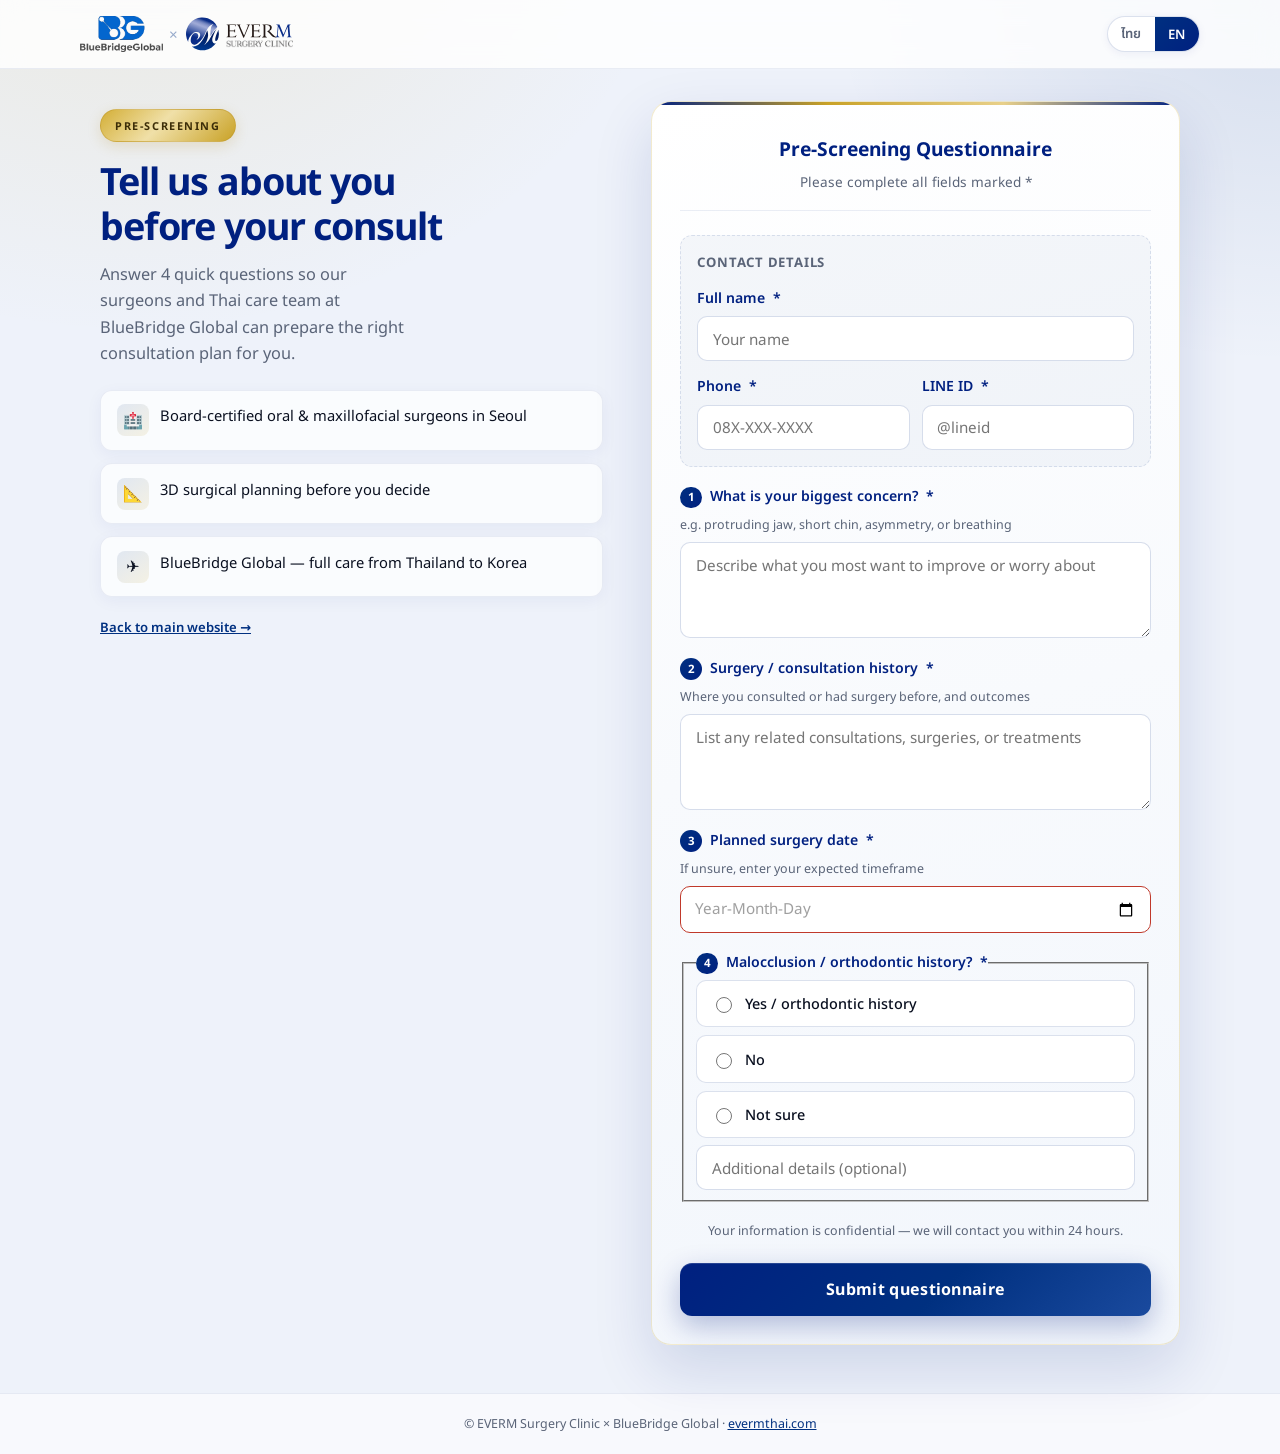
<file: consult.html>
<!DOCTYPE html>
<html lang="th">
<head>
  <meta charset="UTF-8" />
  <meta name="viewport" content="width=device-width, initial-scale=1.0" />
  <meta name="description" content="กรอกแบบสอบถามสั้น ๆ เพื่อให้ทีม EVERM และ BlueBridge Global วางแผนการปรึกษาศัลยกรรมโครงหน้าและขากรรไกรที่เกาหลีได้อย่างเหมาะสม" />
  <meta name="robots" content="noindex, nofollow" />
  <meta property="og:title" content="แบบสอบถามก่อนปรึกษา | EVERM Surgery Clinic" />
  <meta property="og:description" content="Answer 4 quick questions before your EVERM surgery consultation in Korea." />
  <meta property="og:type" content="website" />
  <title>แบบสอบถามก่อนปรึกษา | EVERM Surgery Clinic</title>
  <!-- Meta Pixel: replace YOUR_PIXEL_ID with your pixel ID -->
  <!--
  <script>
    !function(f,b,e,v,n,t,s){if(f.fbq)return;n=f.fbq=function(){n.callMethod?
    n.callMethod.apply(n,arguments):n.queue.push(arguments)};if(!f._fbq)f._fbq=n;
    n.push=n;n.loaded=!0;n.version='2.0';n.queue=[];t=b.createElement(e);t.async=!0;
    t.src=v;s=b.getElementsByTagName(e)[0];s.parentNode.insertBefore(t,s)}(window,
    document,'script','https://connect.facebook.net/en_US/fbevents.js');
    fbq('init', 'YOUR_PIXEL_ID');
    fbq('track', 'PageView');
  </script>
  -->
  <link rel="preconnect" href="https://fonts.googleapis.com" />
  <link rel="preconnect" href="https://fonts.gstatic.com" crossorigin />
  <link
    href="https://fonts.googleapis.com/css2?family=Noto+Sans:wght@400;500;600;700&family=Noto+Sans+Thai:wght@400;500;600;700&display=swap"
    rel="stylesheet"
  />
  <link rel="stylesheet" href="css/consult.css?v=20260709b" />
</head>
<body class="consult-page lang-th">
  <div class="consult-shell">
    <header class="consult-header">
      <div class="consult-header__inner">
        <a href="/" class="consult-logo" aria-label="EVERM Surgery Clinic">
          <img
            src="images/logo-bluebridge.png"
            alt="BlueBridge Global"
            class="consult-logo__partner"
            width="1024"
            height="445"
            decoding="async"
          />
          <span class="consult-logo__mark" aria-hidden="true">×</span>
          <img
            src="images/logo.svg"
            alt="EVERM Surgery Clinic"
            class="consult-logo__everm"
            width="1000"
            height="333"
            decoding="async"
          />
        </a>
        <div class="consult-lang" role="group" aria-label="Language">
          <button type="button" class="consult-lang__btn" data-lang="th" aria-pressed="true">ไทย</button>
          <button type="button" class="consult-lang__btn" data-lang="en" aria-pressed="false">EN</button>
        </div>
      </div>
    </header>

    <main class="consult-main">
      <section class="consult-hero" aria-labelledby="consult-hero-title">
        <span class="consult-badge" data-i18n="badge">Pre-Screening</span>
        <h1 id="consult-hero-title" data-i18n="hero_title">บอกเราเกี่ยวกับคุณ<br />ก่อนนัดปรึกษา</h1>
        <p class="consult-hero__lead" data-i18n="hero_lead">
          ตอบคำถาม 4 ข้อสั้น ๆ เพื่อให้ทีมแพทย์และผู้ดูแลชาวไทยของ BlueBridge Global เตรียมแผนการปรึกษาที่เหมาะกับคุณที่สุด
        </p>
        <ul class="consult-trust">
          <li>
            <span class="consult-trust__icon" aria-hidden="true">🏥</span>
            <span data-i18n="trust_1">ศัลยแพทย์ช่องปากและแม็กซิลโลเฟเชียลผู้เชี่ยวชาญ ณ โซล</span>
          </li>
          <li>
            <span class="consult-trust__icon" aria-hidden="true">📐</span>
            <span data-i18n="trust_2">วางแผนผ่าตัด 3D ก่อนตัดสินใจ</span>
          </li>
          <li>
            <span class="consult-trust__icon" aria-hidden="true">✈️</span>
            <span data-i18n="trust_3">BlueBridge Global ดูแลครบตั้งแต่ไทยถึงเกาหลี</span>
          </li>
        </ul>
        <p class="consult-hero__note">
          <a href="/" data-i18n="hero_note">กลับไปยังเว็บไซต์หลัก →</a>
        </p>
      </section>

      <section class="consult-card" aria-labelledby="consult-form-title">
        <div id="consult-form-wrap">
          <div class="consult-card__head">
            <h2 id="consult-form-title" data-i18n="form_title">แบบสอบถามก่อนปรึกษา</h2>
            <p data-i18n="form_sub">กรุณากรอกทุกช่องที่มีเครื่องหมาย *</p>
          </div>

          <form class="consult-form" id="consult-form" novalidate>
            <input
              type="text"
              name="website"
              class="visually-hidden"
              tabindex="-1"
              autocomplete="off"
              aria-hidden="true"
            />

            <div class="consult-contact">
              <p class="consult-contact__title" data-i18n="contact_title">ข้อมูลติดต่อ</p>
              <div class="consult-field">
                <label class="consult-field__label" for="consult-name">
                  <span data-i18n="label_name">ชื่อ-นามสกุล</span> *
                </label>
                <input
                  type="text"
                  id="consult-name"
                  name="name"
                  required
                  autocomplete="name"
                  data-i18n-placeholder="ph_name"
                  placeholder="ชื่อของคุณ"
                />
              </div>
              <div class="consult-contact__grid">
                <div class="consult-field">
                  <label class="consult-field__label" for="consult-phone">
                    <span data-i18n="label_phone">เบอร์โทร</span> *
                  </label>
                  <input
                    type="tel"
                    id="consult-phone"
                    name="phone"
                    required
                    autocomplete="tel"
                    inputmode="tel"
                    maxlength="12"
                    data-i18n-placeholder="ph_phone"
                    placeholder="08X-XXX-XXXX"
                  />
                </div>
                <div class="consult-field">
                  <label class="consult-field__label" for="consult-line">
                    <span data-i18n="label_line">LINE ID</span> *
                  </label>
                  <input
                    type="text"
                    id="consult-line"
                    name="line_id"
                    required
                    autocomplete="off"
                    autocapitalize="off"
                    spellcheck="false"
                    data-i18n-placeholder="ph_line"
                    placeholder="@lineid"
                  />
                </div>
              </div>
            </div>

            <div class="consult-field">
              <label class="consult-field__label" for="consult-concern">
                <span class="consult-field__num" aria-hidden="true">1</span>
                <span data-i18n="q1_label">สิ่งที่คุณกังวลมากที่สุดคืออะไร?</span> *
              </label>
              <p class="consult-field__hint" data-i18n="q1_hint">เช่น ปากยื่น คางสั้น หน้าไม่สมมาตร หรือการหายใจ</p>
              <textarea
                id="consult-concern"
                name="concern"
                required
                rows="3"
                data-i18n-placeholder="q1_ph"
                placeholder="เล่าสิ่งที่อยากแก้ไขหรือกังวลมากที่สุด"
              ></textarea>
            </div>

            <div class="consult-field">
              <label class="consult-field__label" for="consult-history">
                <span class="consult-field__num" aria-hidden="true">2</span>
                <span data-i18n="q2_label">ประวัติการผ่าตัด / การปรึกษา</span> *
              </label>
              <p class="consult-field__hint" data-i18n="q2_hint">เคยปรึกษาหรือผ่าตัดที่ไหนมาบ้าง ผลเป็นอย่างไร</p>
              <textarea
                id="consult-history"
                name="surgery_history"
                required
                rows="3"
                data-i18n-placeholder="q2_ph"
                placeholder="ระบุประวัติการปรึกษา ผ่าตัด หรือการรักษาที่เกี่ยวข้อง"
              ></textarea>
            </div>

            <div class="consult-field">
              <label class="consult-field__label" for="consult-date">
                <span class="consult-field__num" aria-hidden="true">3</span>
                <span data-i18n="q3_label">วันที่วางแผนจะผ่าตัด</span> *
              </label>
              <p class="consult-field__hint" data-i18n="q3_hint">หากยังไม่แน่ใจ ระบุช่วงเวลาที่คาดไว้</p>
              <div class="consult-datetime-field">
                <input
                  type="date"
                  id="consult-date"
                  name="surgery_date"
                  class="consult-datetime-input is-empty"
                  data-i18n-lang
                  data-i18n-title="q3_date_hint"
                  lang="th"
                  required
                />
                <span class="consult-datetime-placeholder" aria-hidden="true" data-i18n="q3_date_hint">ปี-เดือน-วัน</span>
              </div>
            </div>

            <fieldset class="consult-field">
              <legend class="consult-field__label">
                <span class="consult-field__num" aria-hidden="true">4</span>
                <span data-i18n="q4_label">มีปัญหาฟันไม่เรียง / เคยจัดฟันหรือไม่?</span> *
              </legend>
              <div class="consult-radio-group" role="radiogroup">
                <label class="consult-radio">
                  <input type="radio" name="malocclusion" value="yes" required />
                  <span data-i18n="malo_yes">มี / เคยจัดฟัน</span>
                </label>
                <label class="consult-radio">
                  <input type="radio" name="malocclusion" value="no" />
                  <span data-i18n="malo_no">ไม่มี</span>
                </label>
                <label class="consult-radio">
                  <input type="radio" name="malocclusion" value="unsure" />
                  <span data-i18n="malo_unsure">ไม่แน่ใจ</span>
                </label>
              </div>
              <input
                type="text"
                id="consult-malo-details"
                name="malocclusion_details"
                data-i18n-placeholder="malo_details_ph"
                placeholder="รายละเอียดเพิ่มเติม (ถ้ามี)"
              />
            </fieldset>

            <p class="consult-form-note" data-i18n="form_note">
              ข้อมูลของคุณเป็นความลับ — เจ้าหน้าที่จะติดต่อกลับภายใน 24 ชม.
            </p>

            <button type="submit" class="consult-submit" id="consult-submit" data-i18n="submit">
              ส่งแบบสอบถาม
            </button>

            <p class="consult-alert consult-alert--error" id="consult-error" data-i18n="error" hidden role="alert">
              ส่งไม่สำเร็จ กรุณาลองอีกครั้งหรือโทร 02-540-8275
            </p>
          </form>
        </div>

        <div class="consult-success" id="consult-success" hidden tabindex="-1">
          <div class="consult-success__icon" aria-hidden="true">✓</div>
          <h2 data-i18n="success_title">ขอบคุณค่ะ/ครับ!</h2>
          <p data-i18n="success_body">เราได้รับแบบสอบถามแล้ว ทีมงานจะติดต่อกลับโดยเร็วที่สุด</p>
          <a href="/" class="consult-success__btn" data-i18n="success_btn">ดูเว็บไซต์ EVERM</a>
        </div>
      </section>
    </main>

    <footer class="consult-footer">
      <span data-i18n="footer">© EVERM Surgery Clinic × BlueBridge Global</span>
      ·
      <a href="/">evermthai.com</a>
    </footer>
  </div>

  <script src="js/consult.js?v=20260709b" defer></script>
</body>
</html>
</file>
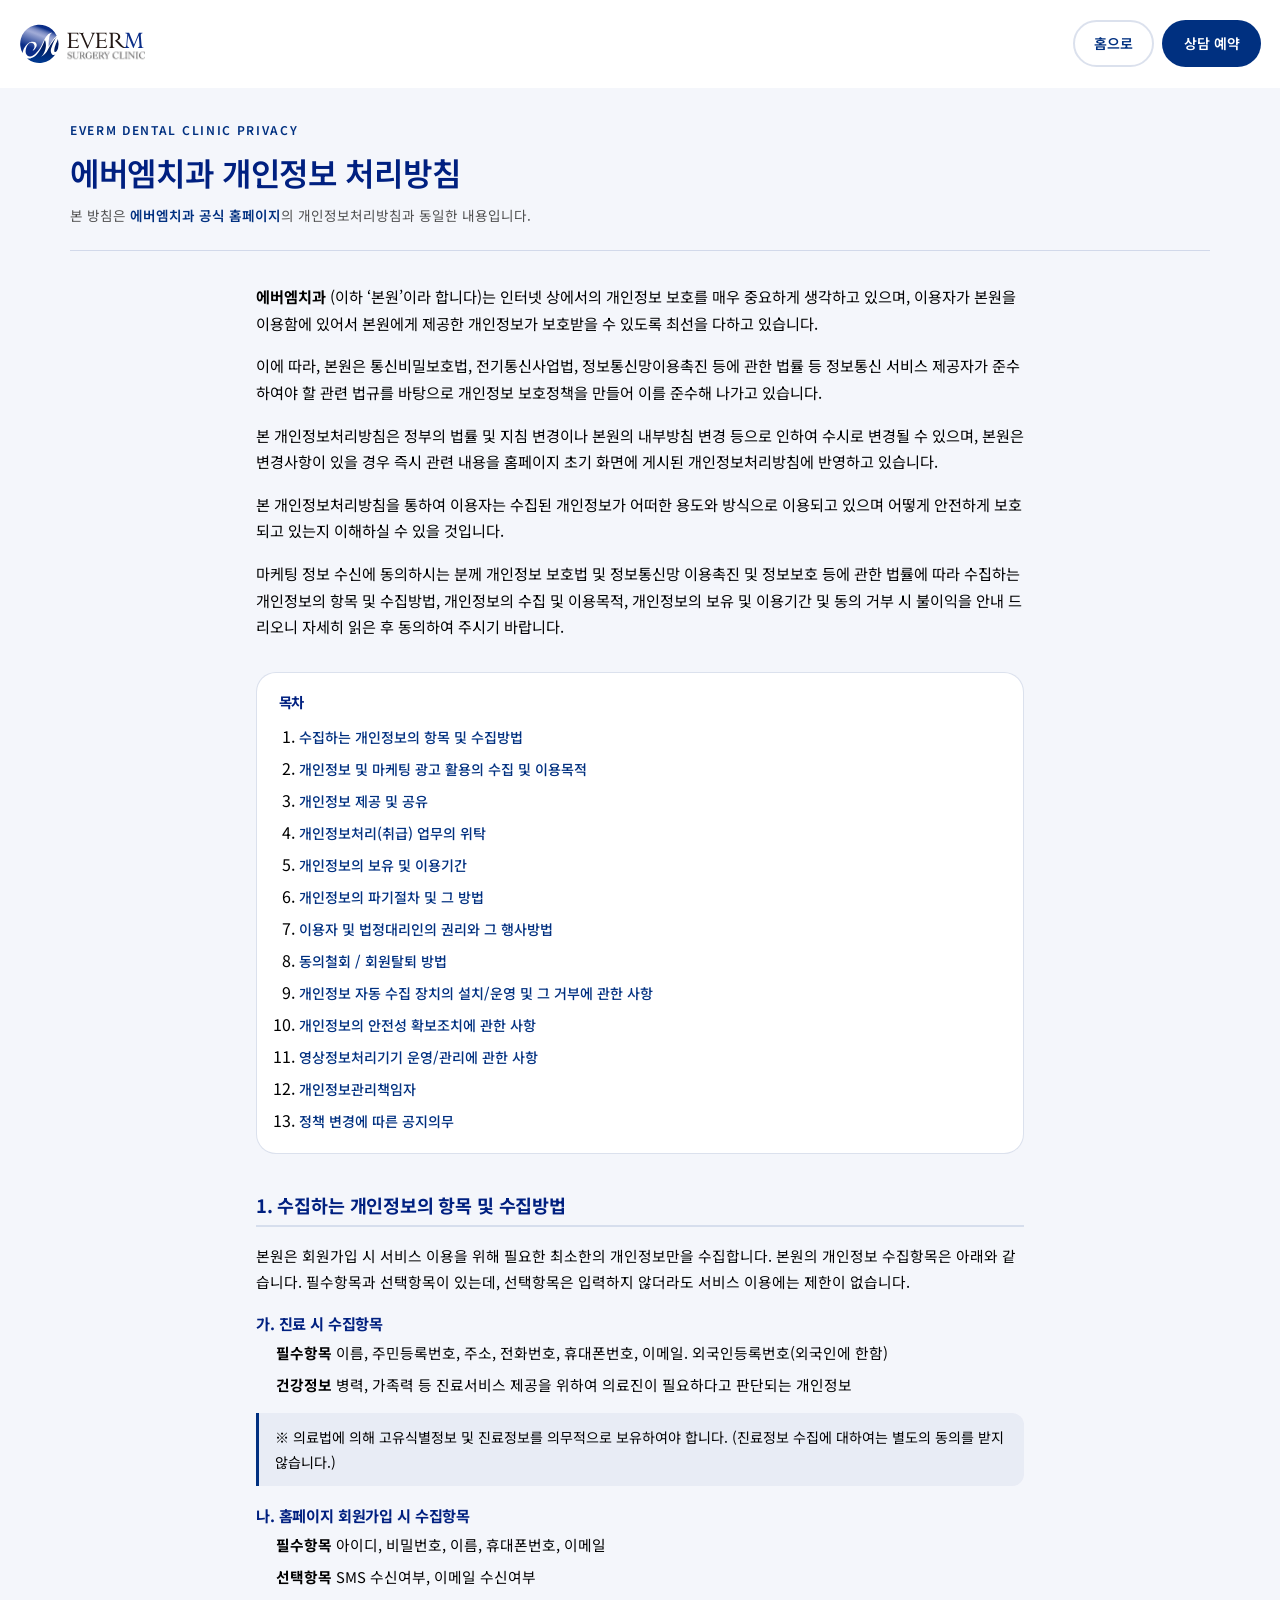
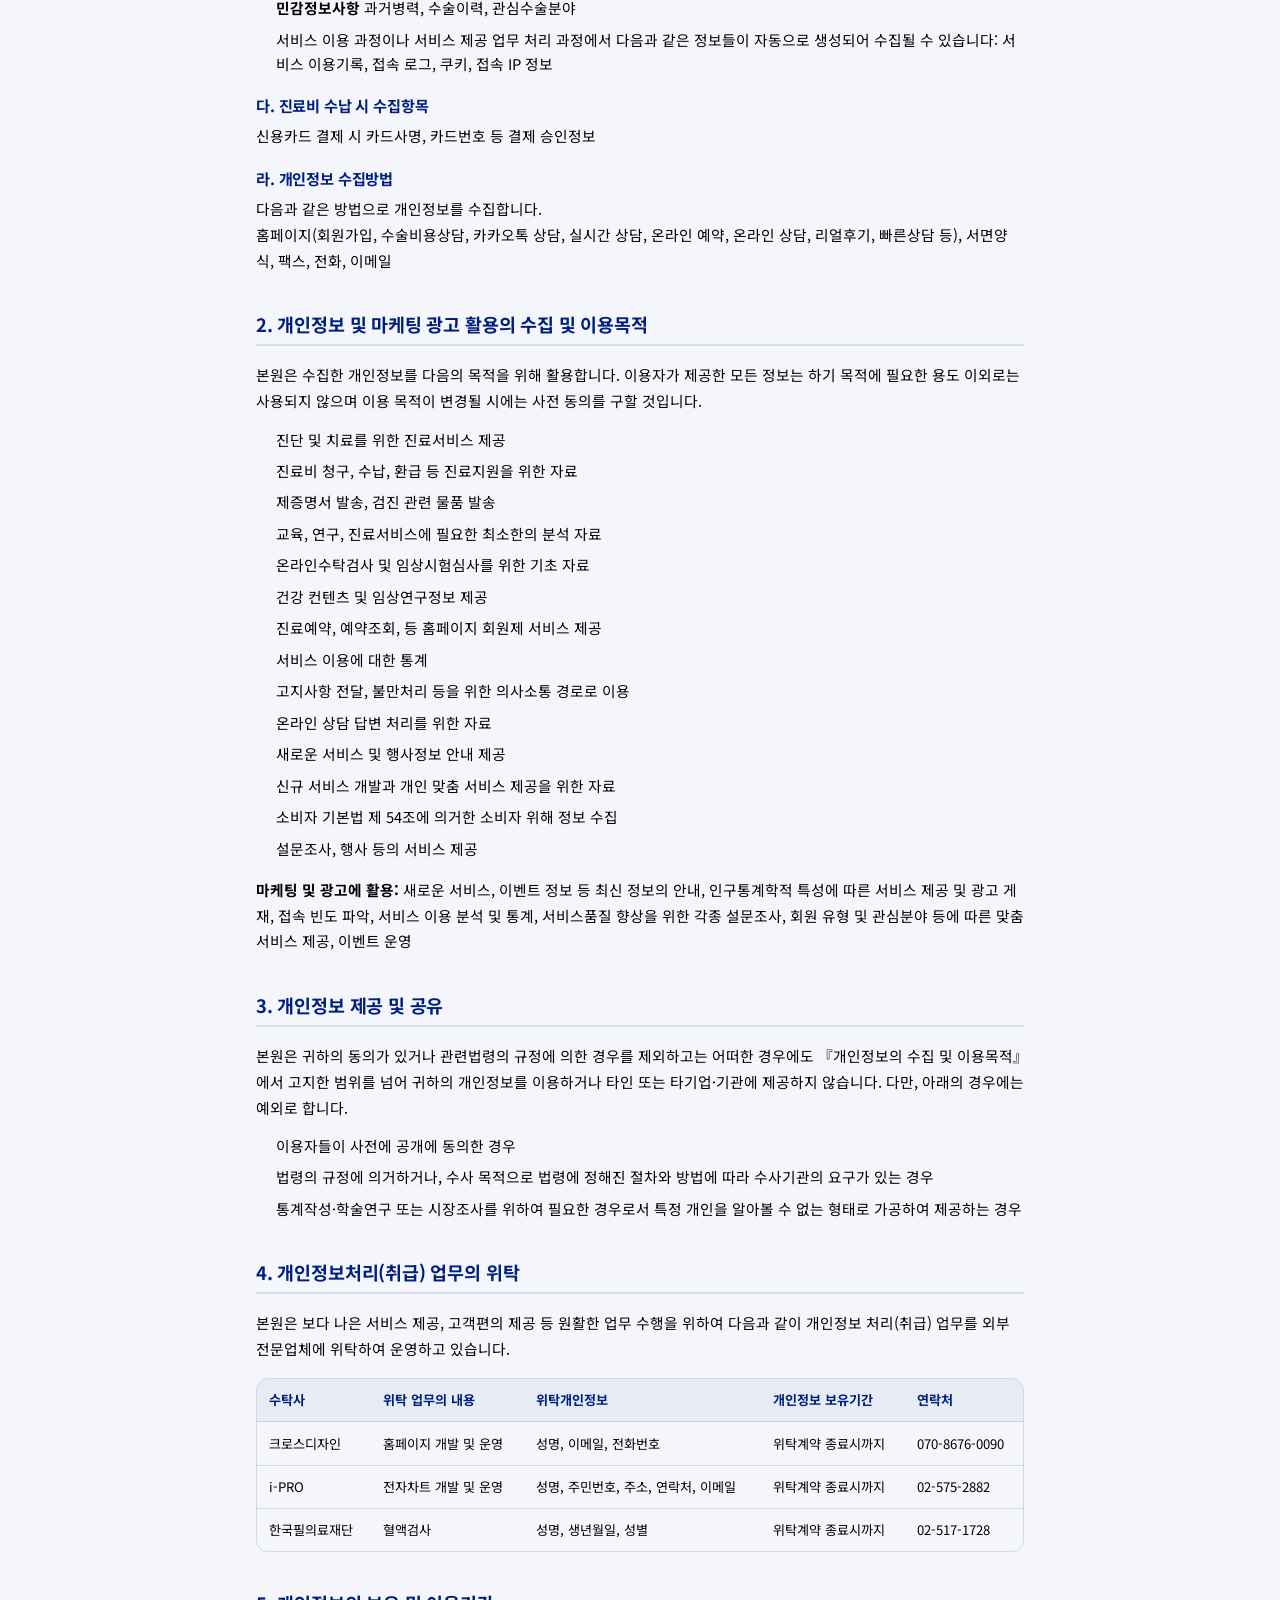
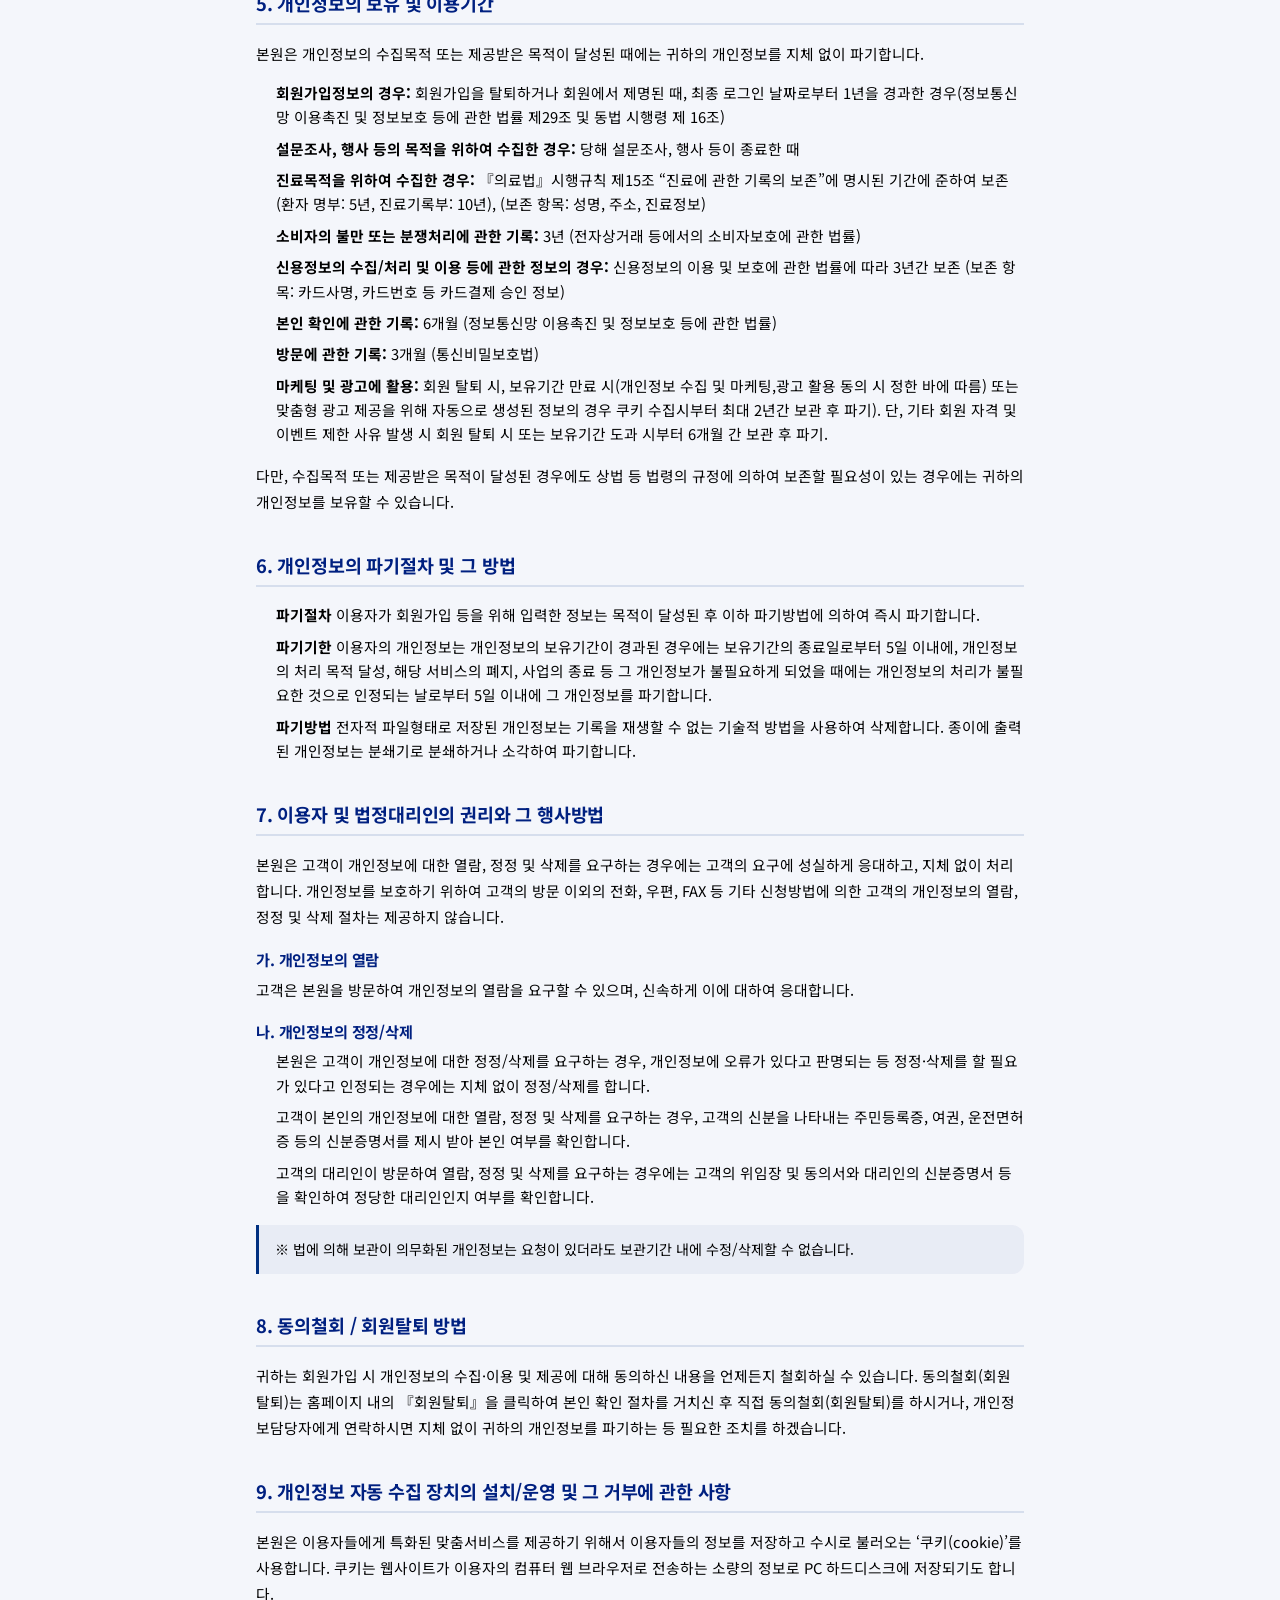
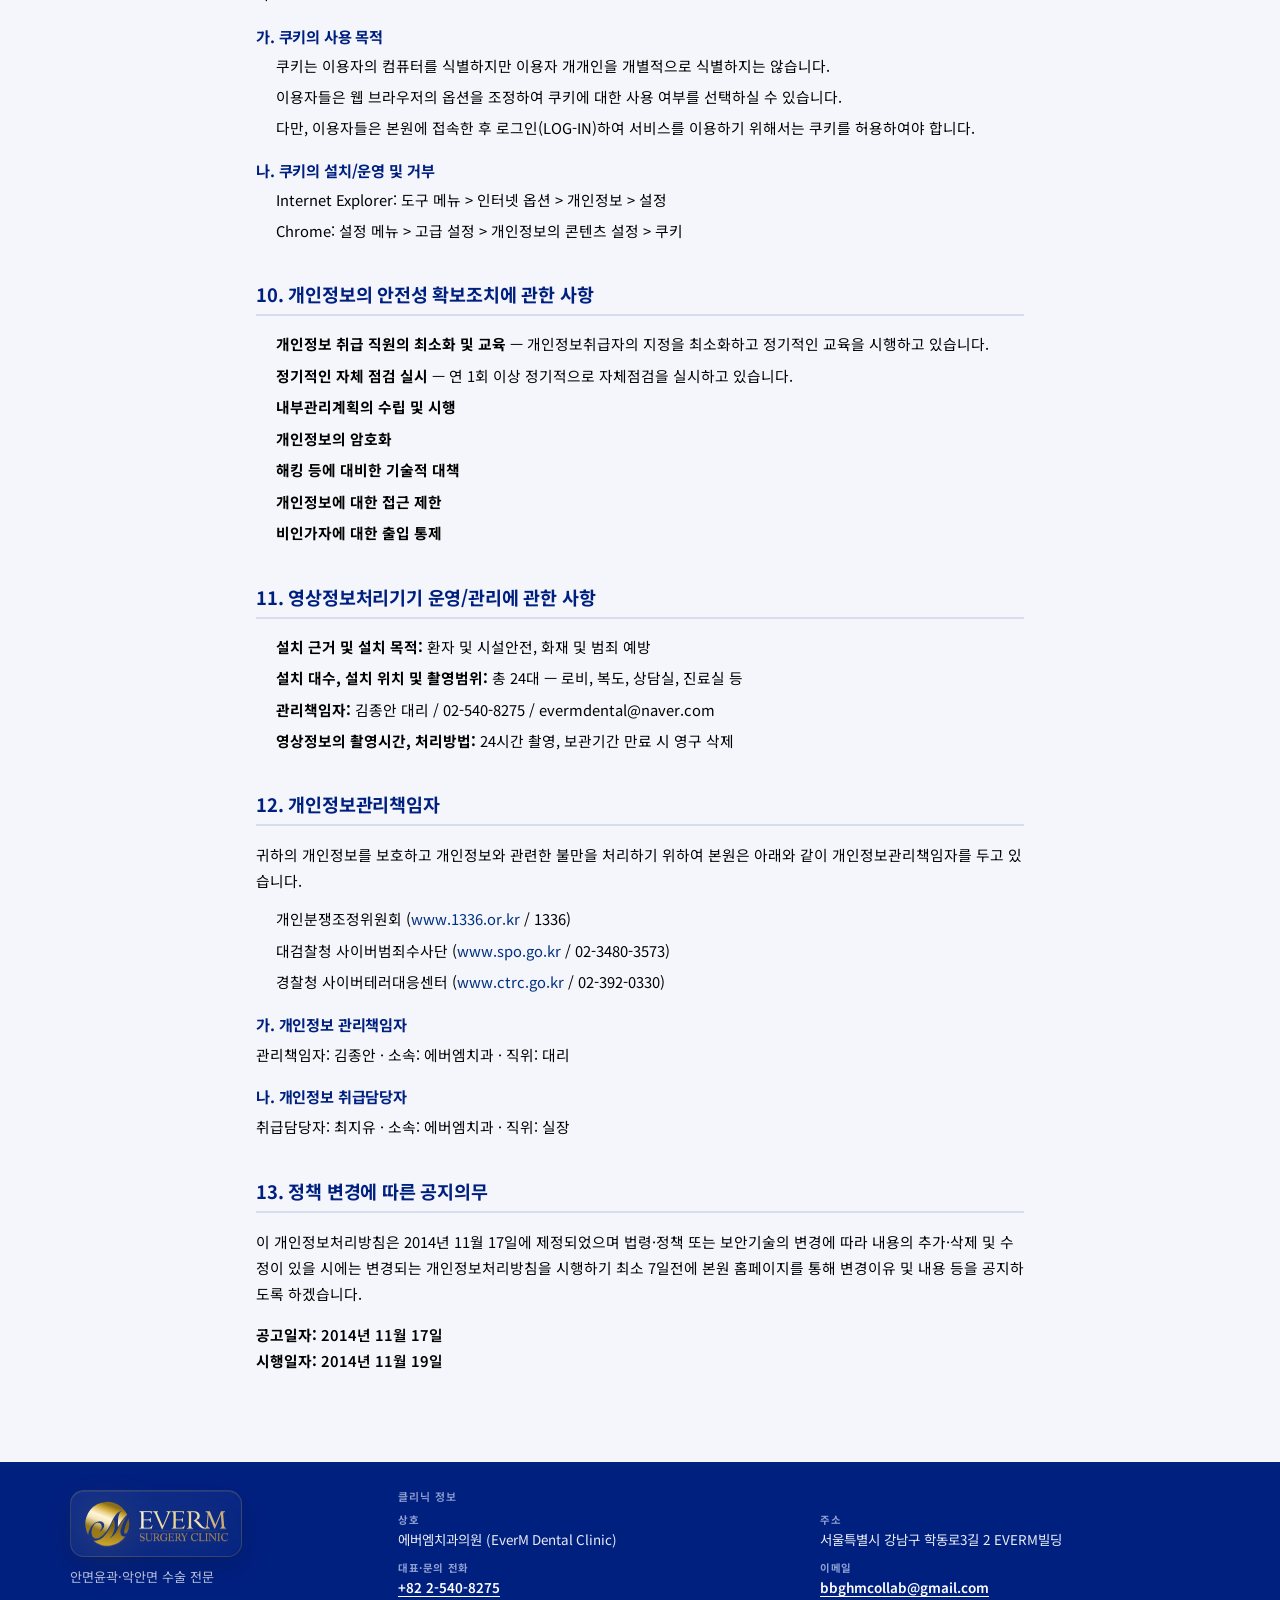
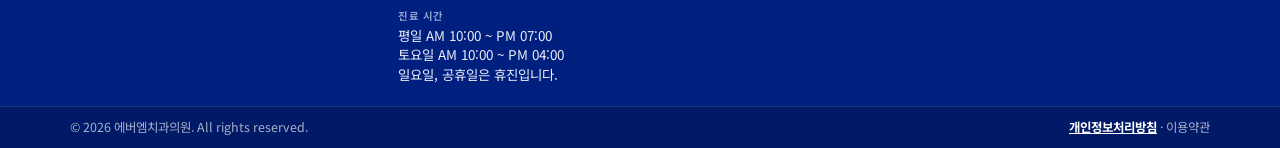
<file: privacy.html>
<!DOCTYPE html>
<html lang="ko">
<head>
  <meta charset="UTF-8" />
  <meta name="viewport" content="width=device-width, initial-scale=1.0" />
  <meta name="description" content="에버엠치과의원 개인정보 처리방침" />
  <title>개인정보 처리방침 | 에버엠치과의원</title>
  <link rel="preconnect" href="https://fonts.googleapis.com" />
  <link rel="preconnect" href="https://fonts.gstatic.com" crossorigin />
  <link href="https://fonts.googleapis.com/css2?family=Noto+Sans+KR:wght@400;500;600;700&display=swap" rel="stylesheet" />
  <link rel="stylesheet" href="css/styles.css" />
</head>
<body class="legal-page lang-ko">
  <a class="skip-link" href="#main">본문으로 건너뛰기</a>
  <header class="site-header scrolled" id="top">
    <div class="header-inner header-inner--legal">
      <a href="index.html" class="logo">
        <img src="images/logo.svg" alt="EVERM Surgery Clinic" class="logo-img" width="1000" height="333" decoding="async" />
      </a>
      <nav class="legal-header-nav" aria-label="법적 고지">
        <a href="index.html" class="btn btn-ghost btn-sm">홈으로</a>
        <a href="index.html#contact" class="btn btn-primary btn-sm">상담 예약</a>
      </nav>
    </div>
  </header>
  <main id="main" class="legal-main">
    <div class="container">
      <header class="legal-hero">
        <p class="section-label">EVERM Dental Clinic Privacy</p>
        <h1>에버엠치과 개인정보 처리방침</h1>
        <p class="legal-hero__source">본 방침은 <a href="https://www.everm.net/privacy/" target="_blank" rel="noopener noreferrer">에버엠치과 공식 홈페이지</a>의 개인정보처리방침과 동일한 내용입니다.</p>
      </header>
      <article class="legal-doc">

        <div class="legal-intro">
          <p><strong>에버엠치과</strong> (이하 ‘본원’이라 합니다)는 인터넷 상에서의 개인정보 보호를 매우 중요하게 생각하고 있으며, 이용자가 본원을 이용함에 있어서 본원에게 제공한 개인정보가 보호받을 수 있도록 최선을 다하고 있습니다.</p>
          <p>이에 따라, 본원은 통신비밀보호법, 전기통신사업법, 정보통신망이용촉진 등에 관한 법률 등 정보통신 서비스 제공자가 준수하여야 할 관련 법규를 바탕으로 개인정보 보호정책을 만들어 이를 준수해 나가고 있습니다.</p>
          <p>본 개인정보처리방침은 정부의 법률 및 지침 변경이나 본원의 내부방침 변경 등으로 인하여 수시로 변경될 수 있으며, 본원은 변경사항이 있을 경우 즉시 관련 내용을 홈페이지 초기 화면에 게시된 개인정보처리방침에 반영하고 있습니다.</p>
          <p>본 개인정보처리방침을 통하여 이용자는 수집된 개인정보가 어떠한 용도와 방식으로 이용되고 있으며 어떻게 안전하게 보호되고 있는지 이해하실 수 있을 것입니다.</p>
          <p>마케팅 정보 수신에 동의하시는 분께 개인정보 보호법 및 정보통신망 이용촉진 및 정보보호 등에 관한 법률에 따라 수집하는 개인정보의 항목 및 수집방법, 개인정보의 수집 및 이용목적, 개인정보의 보유 및 이용기간 및 동의 거부 시 불이익을 안내 드리오니 자세히 읽은 후 동의하여 주시기 바랍니다.</p>
        </div>
        <nav class="legal-toc" aria-label="목차">
          <h2 class="legal-toc__title">목차</h2>
          <ol>
            <li><a href="#section-1">수집하는 개인정보의 항목 및 수집방법</a></li>
            <li><a href="#section-2">개인정보 및 마케팅 광고 활용의 수집 및 이용목적</a></li>
            <li><a href="#section-3">개인정보 제공 및 공유</a></li>
            <li><a href="#section-4">개인정보처리(취급) 업무의 위탁</a></li>
            <li><a href="#section-5">개인정보의 보유 및 이용기간</a></li>
            <li><a href="#section-6">개인정보의 파기절차 및 그 방법</a></li>
            <li><a href="#section-7">이용자 및 법정대리인의 권리와 그 행사방법</a></li>
            <li><a href="#section-8">동의철회 / 회원탈퇴 방법</a></li>
            <li><a href="#section-9">개인정보 자동 수집 장치의 설치/운영 및 그 거부에 관한 사항</a></li>
            <li><a href="#section-10">개인정보의 안전성 확보조치에 관한 사항</a></li>
            <li><a href="#section-11">영상정보처리기기 운영/관리에 관한 사항</a></li>
            <li><a href="#section-12">개인정보관리책임자</a></li>
            <li><a href="#section-13">정책 변경에 따른 공지의무</a></li>
          </ol>
        </nav>
        <section class="legal-section" id="section-1">
          <h2>1. 수집하는 개인정보의 항목 및 수집방법</h2>

        <p>본원은 회원가입 시 서비스 이용을 위해 필요한 최소한의 개인정보만을 수집합니다. 본원의 개인정보 수집항목은 아래와 같습니다. 필수항목과 선택항목이 있는데, 선택항목은 입력하지 않더라도 서비스 이용에는 제한이 없습니다.</p>
        <h3>가. 진료 시 수집항목</h3>
        <ul>
          <li><strong>필수항목</strong> 이름, 주민등록번호, 주소, 전화번호, 휴대폰번호, 이메일. 외국인등록번호(외국인에 한함)</li>
          <li><strong>건강정보</strong> 병력, 가족력 등 진료서비스 제공을 위하여 의료진이 필요하다고 판단되는 개인정보</li>
        </ul>
        <p class="legal-note">※ 의료법에 의해 고유식별정보 및 진료정보를 의무적으로 보유하여야 합니다. (진료정보 수집에 대하여는 별도의 동의를 받지 않습니다.)</p>
        <h3>나. 홈페이지 회원가입 시 수집항목</h3>
        <ul>
          <li><strong>필수항목</strong> 아이디, 비밀번호, 이름, 휴대폰번호, 이메일</li>
          <li><strong>선택항목</strong> SMS 수신여부, 이메일 수신여부</li>
          <li><strong>민감정보사항</strong> 과거병력, 수술이력, 관심수술분야</li>
          <li>서비스 이용 과정이나 서비스 제공 업무 처리 과정에서 다음과 같은 정보들이 자동으로 생성되어 수집될 수 있습니다: 서비스 이용기록, 접속 로그, 쿠키, 접속 IP 정보</li>
        </ul>
        <h3>다. 진료비 수납 시 수집항목</h3>
        <p>신용카드 결제 시 카드사명, 카드번호 등 결제 승인정보</p>
        <h3>라. 개인정보 수집방법</h3>
        <p>다음과 같은 방법으로 개인정보를 수집합니다.<br>홈페이지(회원가입, 수술비용상담, 카카오톡 상담, 실시간 상담, 온라인 예약, 온라인 상담, 리얼후기, 빠른상담 등), 서면양식, 팩스, 전화, 이메일</p>
          </section>
        <section class="legal-section" id="section-2">
          <h2>2. 개인정보 및 마케팅 광고 활용의 수집 및 이용목적</h2>

        <p>본원은 수집한 개인정보를 다음의 목적을 위해 활용합니다. 이용자가 제공한 모든 정보는 하기 목적에 필요한 용도 이외로는 사용되지 않으며 이용 목적이 변경될 시에는 사전 동의를 구할 것입니다.</p>
        <ul>
          <li>진단 및 치료를 위한 진료서비스 제공</li>
          <li>진료비 청구, 수납, 환급 등 진료지원을 위한 자료</li>
          <li>제증명서 발송, 검진 관련 물품 발송</li>
          <li>교육, 연구, 진료서비스에 필요한 최소한의 분석 자료</li>
          <li>온라인수탁검사 및 임상시험심사를 위한 기초 자료</li>
          <li>건강 컨텐츠 및 임상연구정보 제공</li>
          <li>진료예약, 예약조회, 등 홈페이지 회원제 서비스 제공</li>
          <li>서비스 이용에 대한 통계</li>
          <li>고지사항 전달, 불만처리 등을 위한 의사소통 경로로 이용</li>
          <li>온라인 상담 답변 처리를 위한 자료</li>
          <li>새로운 서비스 및 행사정보 안내 제공</li>
          <li>신규 서비스 개발과 개인 맞춤 서비스 제공을 위한 자료</li>
          <li>소비자 기본법 제 54조에 의거한 소비자 위해 정보 수집</li>
          <li>설문조사, 행사 등의 서비스 제공</li>
        </ul>
        <p><strong>마케팅 및 광고에 활용:</strong> 새로운 서비스, 이벤트 정보 등 최신 정보의 안내, 인구통계학적 특성에 따른 서비스 제공 및 광고 게재, 접속 빈도 파악, 서비스 이용 분석 및 통계, 서비스품질 향상을 위한 각종 설문조사, 회원 유형 및 관심분야 등에 따른 맞춤서비스 제공, 이벤트 운영</p>
          </section>
        <section class="legal-section" id="section-3">
          <h2>3. 개인정보 제공 및 공유</h2>

        <p>본원은 귀하의 동의가 있거나 관련법령의 규정에 의한 경우를 제외하고는 어떠한 경우에도 『개인정보의 수집 및 이용목적』에서 고지한 범위를 넘어 귀하의 개인정보를 이용하거나 타인 또는 타기업·기관에 제공하지 않습니다. 다만, 아래의 경우에는 예외로 합니다.</p>
        <ul>
          <li>이용자들이 사전에 공개에 동의한 경우</li>
          <li>법령의 규정에 의거하거나, 수사 목적으로 법령에 정해진 절차와 방법에 따라 수사기관의 요구가 있는 경우</li>
          <li>통계작성·학술연구 또는 시장조사를 위하여 필요한 경우로서 특정 개인을 알아볼 수 없는 형태로 가공하여 제공하는 경우</li>
        </ul>
          </section>
        <section class="legal-section" id="section-4">
          <h2>4. 개인정보처리(취급) 업무의 위탁</h2>

        <p>본원은 보다 나은 서비스 제공, 고객편의 제공 등 원활한 업무 수행을 위하여 다음과 같이 개인정보 처리(취급) 업무를 외부 전문업체에 위탁하여 운영하고 있습니다.</p>
        <div class="legal-table-wrap">
          <table class="legal-table">
            <thead>
              <tr>
                <th scope="col">수탁사</th>
                <th scope="col">위탁 업무의 내용</th>
                <th scope="col">위탁개인정보</th>
                <th scope="col">개인정보 보유기간</th>
                <th scope="col">연락처</th>
              </tr>
            </thead>
            <tbody>
              <tr>
                <td>크로스디자인</td>
                <td>홈페이지 개발 및 운영</td>
                <td>성명, 이메일, 전화번호</td>
                <td>위탁계약 종료시까지</td>
                <td>070-8676-0090</td>
              </tr>
              <tr>
                <td>i-PRO</td>
                <td>전자차트 개발 및 운영</td>
                <td>성명, 주민번호, 주소, 연락처, 이메일</td>
                <td>위탁계약 종료시까지</td>
                <td>02-575-2882</td>
              </tr>
              <tr>
                <td>한국필의료재단</td>
                <td>혈액검사</td>
                <td>성명, 생년월일, 성별</td>
                <td>위탁계약 종료시까지</td>
                <td>02-517-1728</td>
              </tr>
            </tbody>
          </table>
        </div>
          </section>
        <section class="legal-section" id="section-5">
          <h2>5. 개인정보의 보유 및 이용기간</h2>

        <p>본원은 개인정보의 수집목적 또는 제공받은 목적이 달성된 때에는 귀하의 개인정보를 지체 없이 파기합니다.</p>
        <ul>
          <li><strong>회원가입정보의 경우:</strong> 회원가입을 탈퇴하거나 회원에서 제명된 때, 최종 로그인 날짜로부터 1년을 경과한 경우(정보통신망 이용촉진 및 정보보호 등에 관한 법률 제29조 및 동법 시행령 제 16조)</li>
          <li><strong>설문조사, 행사 등의 목적을 위하여 수집한 경우:</strong> 당해 설문조사, 행사 등이 종료한 때</li>
          <li><strong>진료목적을 위하여 수집한 경우:</strong> 『의료법』시행규칙 제15조 “진료에 관한 기록의 보존”에 명시된 기간에 준하여 보존 (환자 명부: 5년, 진료기록부: 10년), (보존 항목: 성명, 주소, 진료정보)</li>
          <li><strong>소비자의 불만 또는 분쟁처리에 관한 기록:</strong> 3년 (전자상거래 등에서의 소비자보호에 관한 법률)</li>
          <li><strong>신용정보의 수집/처리 및 이용 등에 관한 정보의 경우:</strong> 신용정보의 이용 및 보호에 관한 법률에 따라 3년간 보존 (보존 항목: 카드사명, 카드번호 등 카드결제 승인 정보)</li>
          <li><strong>본인 확인에 관한 기록:</strong> 6개월 (정보통신망 이용촉진 및 정보보호 등에 관한 법률)</li>
          <li><strong>방문에 관한 기록:</strong> 3개월 (통신비밀보호법)</li>
          <li><strong>마케팅 및 광고에 활용:</strong> 회원 탈퇴 시, 보유기간 만료 시(개인정보 수집 및 마케팅,광고 활용 동의 시 정한 바에 따름) 또는 맞춤형 광고 제공을 위해 자동으로 생성된 정보의 경우 쿠키 수집시부터 최대 2년간 보관 후 파기). 단, 기타 회원 자격 및 이벤트 제한 사유 발생 시 회원 탈퇴 시 또는 보유기간 도과 시부터 6개월 간 보관 후 파기.</li>
        </ul>
        <p>다만, 수집목적 또는 제공받은 목적이 달성된 경우에도 상법 등 법령의 규정에 의하여 보존할 필요성이 있는 경우에는 귀하의 개인정보를 보유할 수 있습니다.</p>
          </section>
        <section class="legal-section" id="section-6">
          <h2>6. 개인정보의 파기절차 및 그 방법</h2>

        <ul>
          <li><strong>파기절차</strong> 이용자가 회원가입 등을 위해 입력한 정보는 목적이 달성된 후 이하 파기방법에 의하여 즉시 파기합니다.</li>
          <li><strong>파기기한</strong> 이용자의 개인정보는 개인정보의 보유기간이 경과된 경우에는 보유기간의 종료일로부터 5일 이내에, 개인정보의 처리 목적 달성, 해당 서비스의 폐지, 사업의 종료 등 그 개인정보가 불필요하게 되었을 때에는 개인정보의 처리가 불필요한 것으로 인정되는 날로부터 5일 이내에 그 개인정보를 파기합니다.</li>
          <li><strong>파기방법</strong> 전자적 파일형태로 저장된 개인정보는 기록을 재생할 수 없는 기술적 방법을 사용하여 삭제합니다. 종이에 출력된 개인정보는 분쇄기로 분쇄하거나 소각하여 파기합니다.</li>
        </ul>
          </section>
        <section class="legal-section" id="section-7">
          <h2>7. 이용자 및 법정대리인의 권리와 그 행사방법</h2>

        <p>본원은 고객이 개인정보에 대한 열람, 정정 및 삭제를 요구하는 경우에는 고객의 요구에 성실하게 응대하고, 지체 없이 처리합니다. 개인정보를 보호하기 위하여 고객의 방문 이외의 전화, 우편, FAX 등 기타 신청방법에 의한 고객의 개인정보의 열람, 정정 및 삭제 절차는 제공하지 않습니다.</p>
        <h3>가. 개인정보의 열람</h3>
        <p>고객은 본원을 방문하여 개인정보의 열람을 요구할 수 있으며, 신속하게 이에 대하여 응대합니다.</p>
        <h3>나. 개인정보의 정정/삭제</h3>
        <ul>
          <li>본원은 고객이 개인정보에 대한 정정/삭제를 요구하는 경우, 개인정보에 오류가 있다고 판명되는 등 정정·삭제를 할 필요가 있다고 인정되는 경우에는 지체 없이 정정/삭제를 합니다.</li>
          <li>고객이 본인의 개인정보에 대한 열람, 정정 및 삭제를 요구하는 경우, 고객의 신분을 나타내는 주민등록증, 여권, 운전면허증 등의 신분증명서를 제시 받아 본인 여부를 확인합니다.</li>
          <li>고객의 대리인이 방문하여 열람, 정정 및 삭제를 요구하는 경우에는 고객의 위임장 및 동의서와 대리인의 신분증명서 등을 확인하여 정당한 대리인인지 여부를 확인합니다.</li>
        </ul>
        <p class="legal-note">※ 법에 의해 보관이 의무화된 개인정보는 요청이 있더라도 보관기간 내에 수정/삭제할 수 없습니다.</p>
          </section>
        <section class="legal-section" id="section-8">
          <h2>8. 동의철회 / 회원탈퇴 방법</h2>

        <p>귀하는 회원가입 시 개인정보의 수집·이용 및 제공에 대해 동의하신 내용을 언제든지 철회하실 수 있습니다. 동의철회(회원탈퇴)는 홈페이지 내의 『회원탈퇴』을 클릭하여 본인 확인 절차를 거치신 후 직접 동의철회(회원탈퇴)를 하시거나, 개인정보담당자에게 연락하시면 지체 없이 귀하의 개인정보를 파기하는 등 필요한 조치를 하겠습니다.</p>
          </section>
        <section class="legal-section" id="section-9">
          <h2>9. 개인정보 자동 수집 장치의 설치/운영 및 그 거부에 관한 사항</h2>

        <p>본원은 이용자들에게 특화된 맞춤서비스를 제공하기 위해서 이용자들의 정보를 저장하고 수시로 불러오는 ‘쿠키(cookie)’를 사용합니다. 쿠키는 웹사이트가 이용자의 컴퓨터 웹 브라우저로 전송하는 소량의 정보로 PC 하드디스크에 저장되기도 합니다.</p>
        <h3>가. 쿠키의 사용 목적</h3>
        <ul>
          <li>쿠키는 이용자의 컴퓨터를 식별하지만 이용자 개개인을 개별적으로 식별하지는 않습니다.</li>
          <li>이용자들은 웹 브라우저의 옵션을 조정하여 쿠키에 대한 사용 여부를 선택하실 수 있습니다.</li>
          <li>다만, 이용자들은 본원에 접속한 후 로그인(LOG-IN)하여 서비스를 이용하기 위해서는 쿠키를 허용하여야 합니다.</li>
        </ul>
        <h3>나. 쿠키의 설치/운영 및 거부</h3>
        <ul>
          <li>Internet Explorer: 도구 메뉴 &gt; 인터넷 옵션 &gt; 개인정보 &gt; 설정</li>
          <li>Chrome: 설정 메뉴 &gt; 고급 설정 &gt; 개인정보의 콘텐츠 설정 &gt; 쿠키</li>
        </ul>
              </section>
        <section class="legal-section" id="section-10">
          <h2>10. 개인정보의 안전성 확보조치에 관한 사항</h2>

        <ul>
          <li><strong>개인정보 취급 직원의 최소화 및 교육</strong> — 개인정보취급자의 지정을 최소화하고 정기적인 교육을 시행하고 있습니다.</li>
          <li><strong>정기적인 자체 점검 실시</strong> — 연 1회 이상 정기적으로 자체점검을 실시하고 있습니다.</li>
          <li><strong>내부관리계획의 수립 및 시행</strong></li>
          <li><strong>개인정보의 암호화</strong></li>
          <li><strong>해킹 등에 대비한 기술적 대책</strong></li>
          <li><strong>개인정보에 대한 접근 제한</strong></li>
          <li><strong>비인가자에 대한 출입 통제</strong></li>
        </ul>
          </section>
        <section class="legal-section" id="section-11">
          <h2>11. 영상정보처리기기 운영/관리에 관한 사항</h2>

        <ul>
          <li><strong>설치 근거 및 설치 목적:</strong> 환자 및 시설안전, 화재 및 범죄 예방</li>
          <li><strong>설치 대수, 설치 위치 및 촬영범위:</strong> 총 24대 — 로비, 복도, 상담실, 진료실 등</li>
          <li><strong>관리책임자:</strong> 김종안 대리 / 02-540-8275 / evermdental@naver.com</li>
          <li><strong>영상정보의 촬영시간, 처리방법:</strong> 24시간 촬영, 보관기간 만료 시 영구 삭제</li>
        </ul>
          </section>
        <section class="legal-section" id="section-12">
          <h2>12. 개인정보관리책임자</h2>

        <p>귀하의 개인정보를 보호하고 개인정보와 관련한 불만을 처리하기 위하여 본원은 아래와 같이 개인정보관리책임자를 두고 있습니다.</p>
        <ul>
          <li>개인분쟁조정위원회 (<a href="http://www.1336.or.kr" target="_blank" rel="noopener noreferrer">www.1336.or.kr</a> / 1336)</li>
          <li>대검찰청 사이버범죄수사단 (<a href="http://www.spo.go.kr" target="_blank" rel="noopener noreferrer">www.spo.go.kr</a> / 02-3480-3573)</li>
          <li>경찰청 사이버테러대응센터 (<a href="http://www.ctrc.go.kr" target="_blank" rel="noopener noreferrer">www.ctrc.go.kr</a> / 02-392-0330)</li>
        </ul>
        <h3>가. 개인정보 관리책임자</h3>
        <p>관리책임자: 김종안 · 소속: 에버엠치과 · 직위: 대리</p>
        <h3>나. 개인정보 취급담당자</h3>
        <p>취급담당자: 최지유 · 소속: 에버엠치과 · 직위: 실장</p>
          </section>
        <section class="legal-section" id="section-13">
          <h2>13. 정책 변경에 따른 공지의무</h2>

        <p>이 개인정보처리방침은 2014년 11월 17일에 제정되었으며 법령·정책 또는 보안기술의 변경에 따라 내용의 추가·삭제 및 수정이 있을 시에는 변경되는 개인정보처리방침을 시행하기 최소 7일전에 본원 홈페이지를 통해 변경이유 및 내용 등을 공지하도록 하겠습니다.</p>
        <p class="legal-dates"><strong>공고일자:</strong> 2014년 11월 17일<br><strong>시행일자:</strong> 2014년 11월 19일</p>
          </section>

      </article>
    </div>
  </main>
  <footer class="site-footer" id="footer">
    <div class="container footer-top">
      <div class="footer-brand-block">
        <a href="index.html" class="logo logo-footer">
          <img src="images/logo-footer.svg" alt="EVERM Surgery Clinic" class="logo-img" width="1000" height="333" decoding="async" />
        </a>
        <p class="footer-tagline">안면윤곽·악안면 수술 전문</p>
      </div>
      <div class="footer-contact-block">
        <h4>클리닉 정보</h4>
        <dl class="footer-info">
          <div>
            <dt>상호</dt>
            <dd>에버엠치과의원 <span lang="en">(EverM Dental Clinic)</span></dd>
          </div>
          <div>
            <dt>주소</dt>
            <dd><address>서울특별시 강남구 학동로3길 2 EVERM빌딩</address></dd>
          </div>
          <div>
            <dt>대표·문의 전화</dt>
            <dd><a href="tel:+8225408275">+82 2-540-8275</a></dd>
          </div>
          <div>
            <dt>이메일</dt>
            <dd><a href="mailto:bbghmcollab@gmail.com">bbghmcollab@gmail.com</a></dd>
          </div>
          <div>
            <dt>진료 시간</dt>
            <dd>평일 AM 10:00 ~ PM 07:00<br>토요일 AM 10:00 ~ PM 04:00<br>일요일, 공휴일은 휴진입니다.</dd>
          </div>
        </dl>
      </div>
    </div>
    <div class="footer-bottom">
      <div class="container footer-bottom-inner">
        <p>© 2026 에버엠치과의원. All rights reserved.</p>
        <p class="legal-footer-links"><a href="privacy.html" aria-current="page">개인정보처리방침</a><span aria-hidden="true"> · </span><a href="terms.html">이용약관</a></p>
      </div>
    </div>
  </footer>
  <script src="js/main.js"></script>
</body>
</html>
</file>
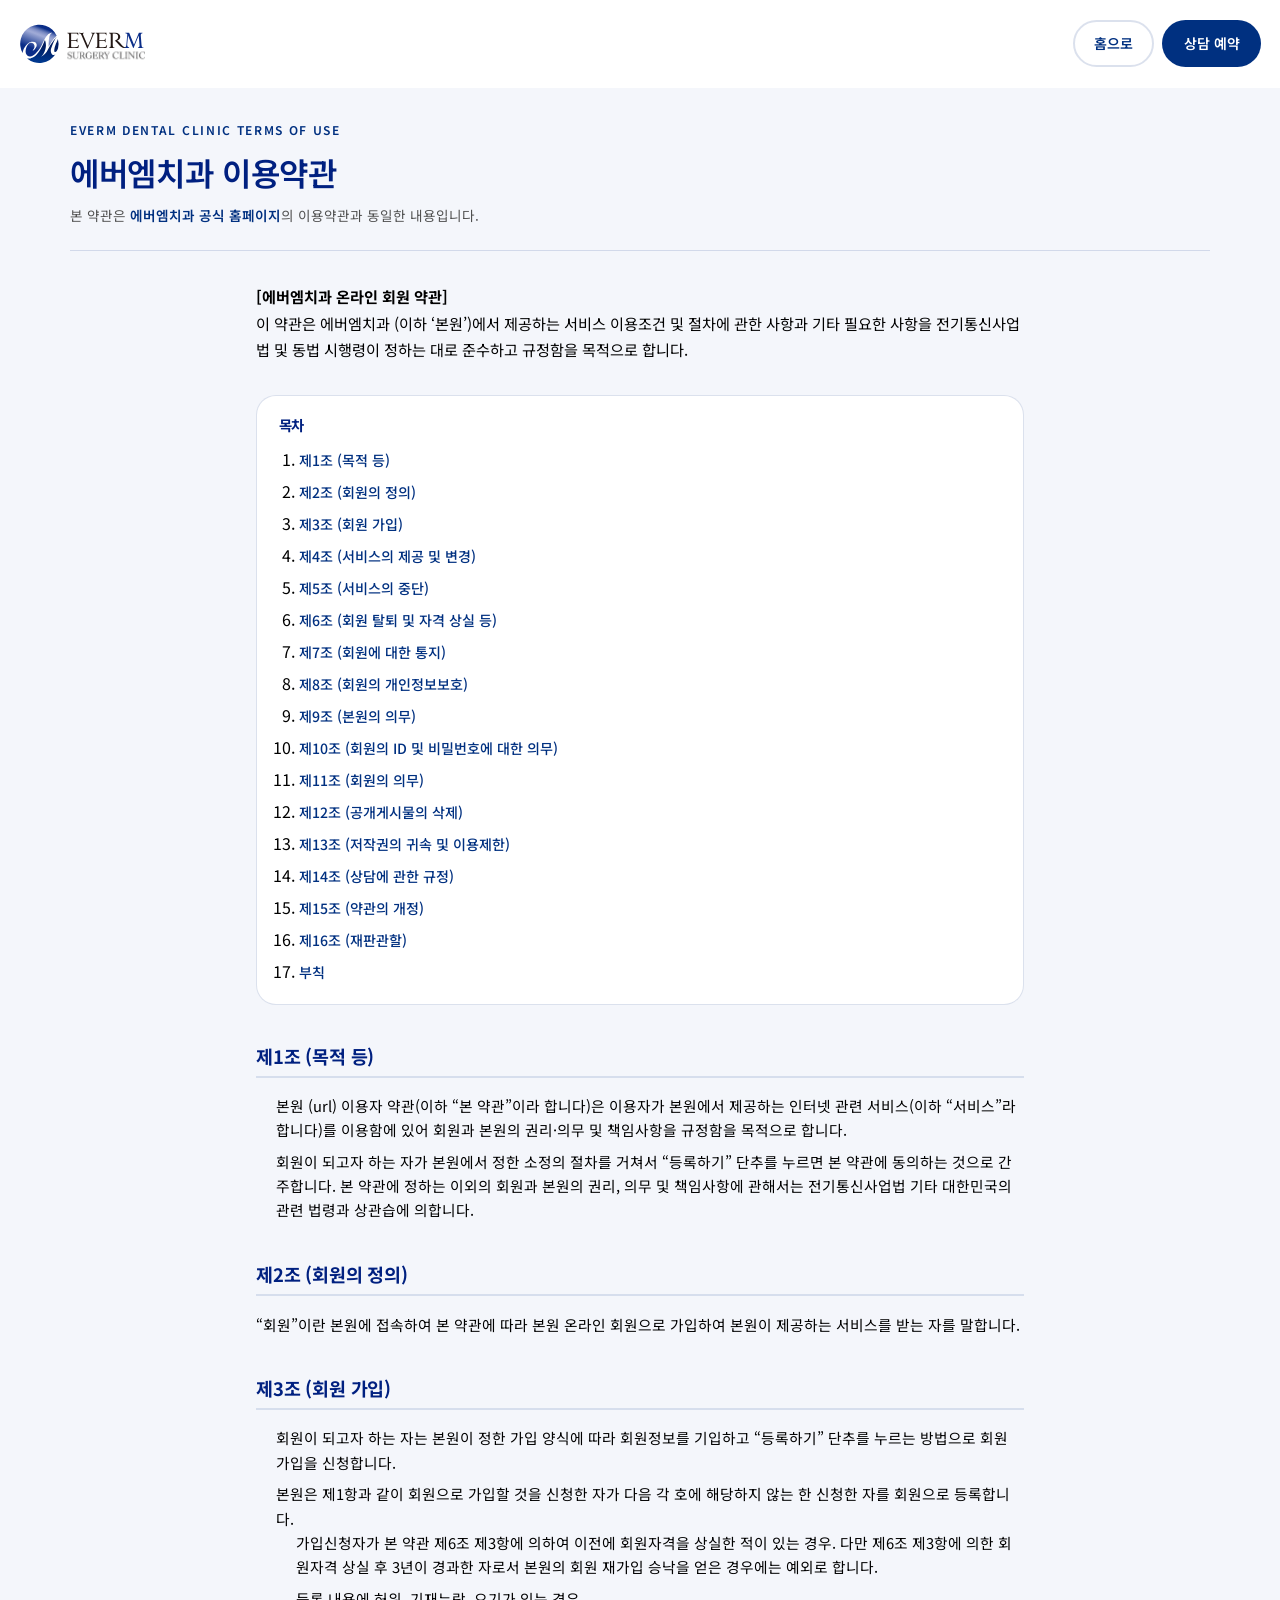
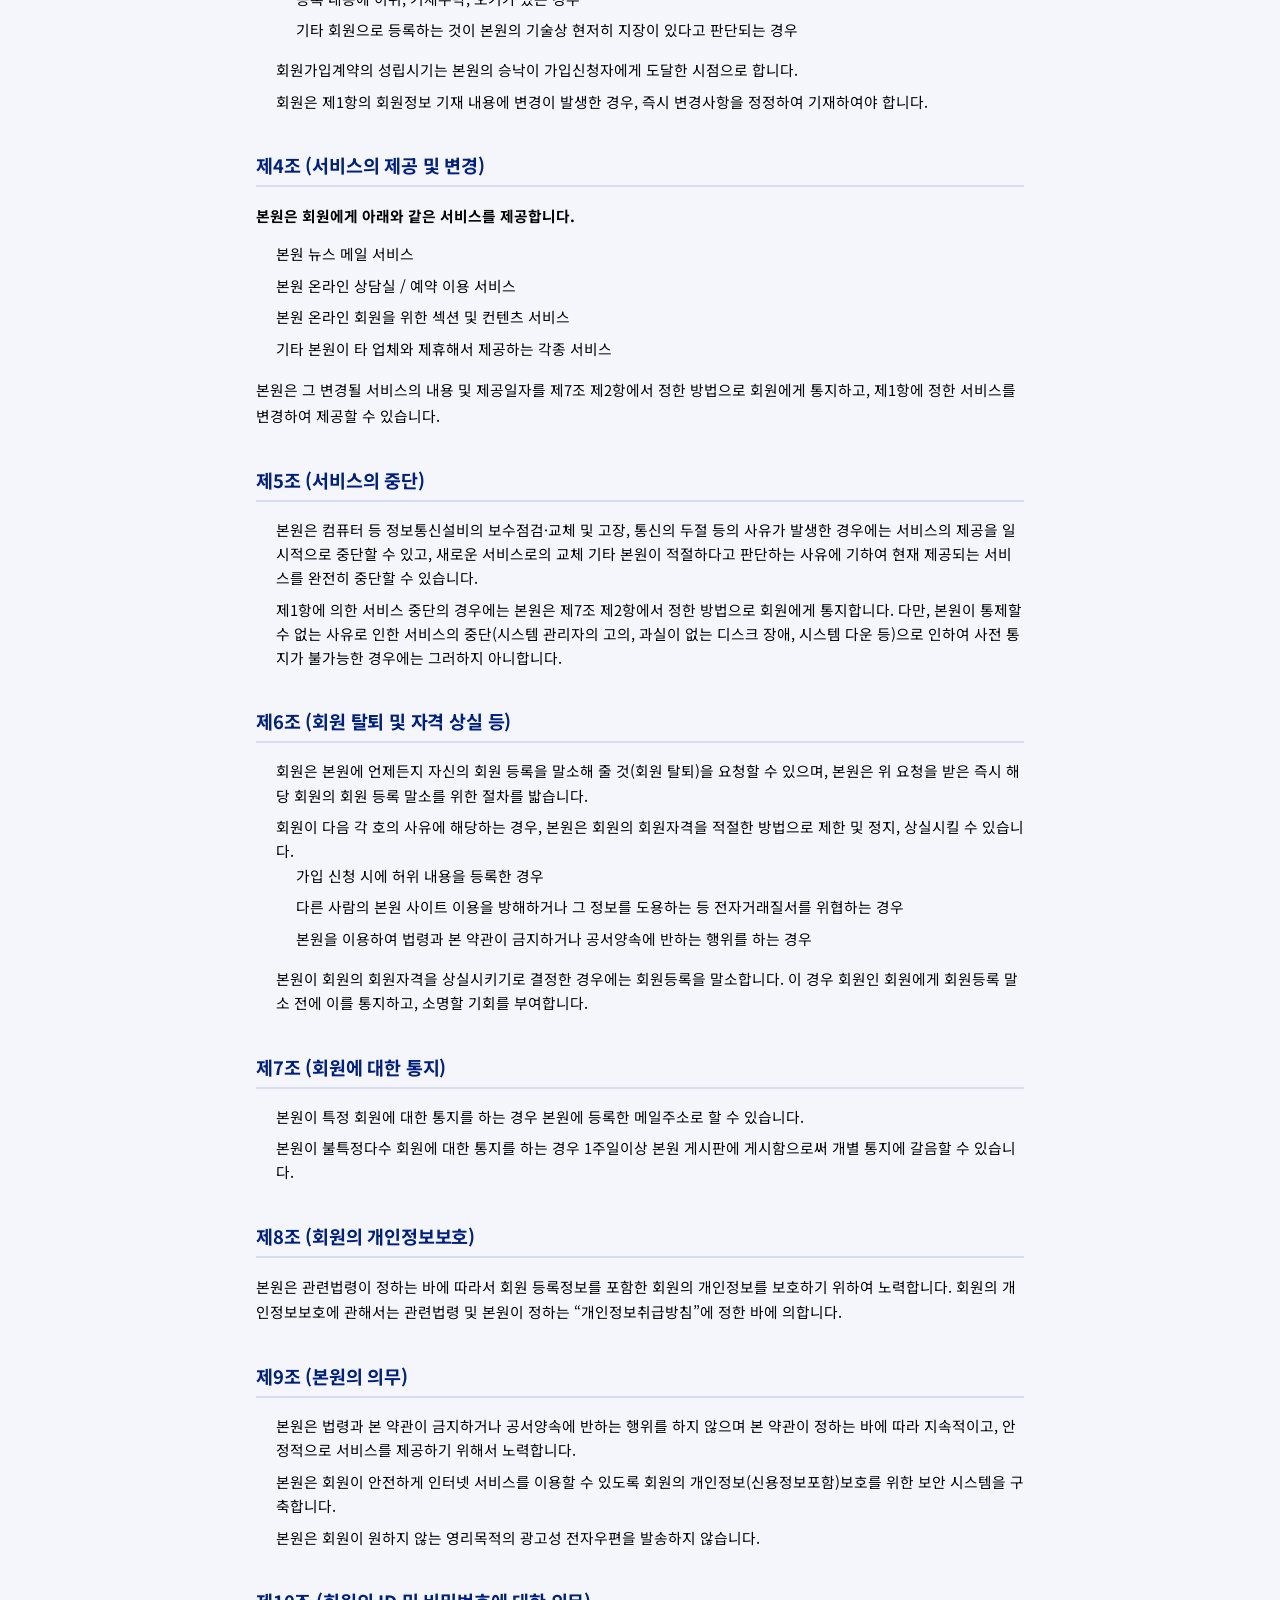
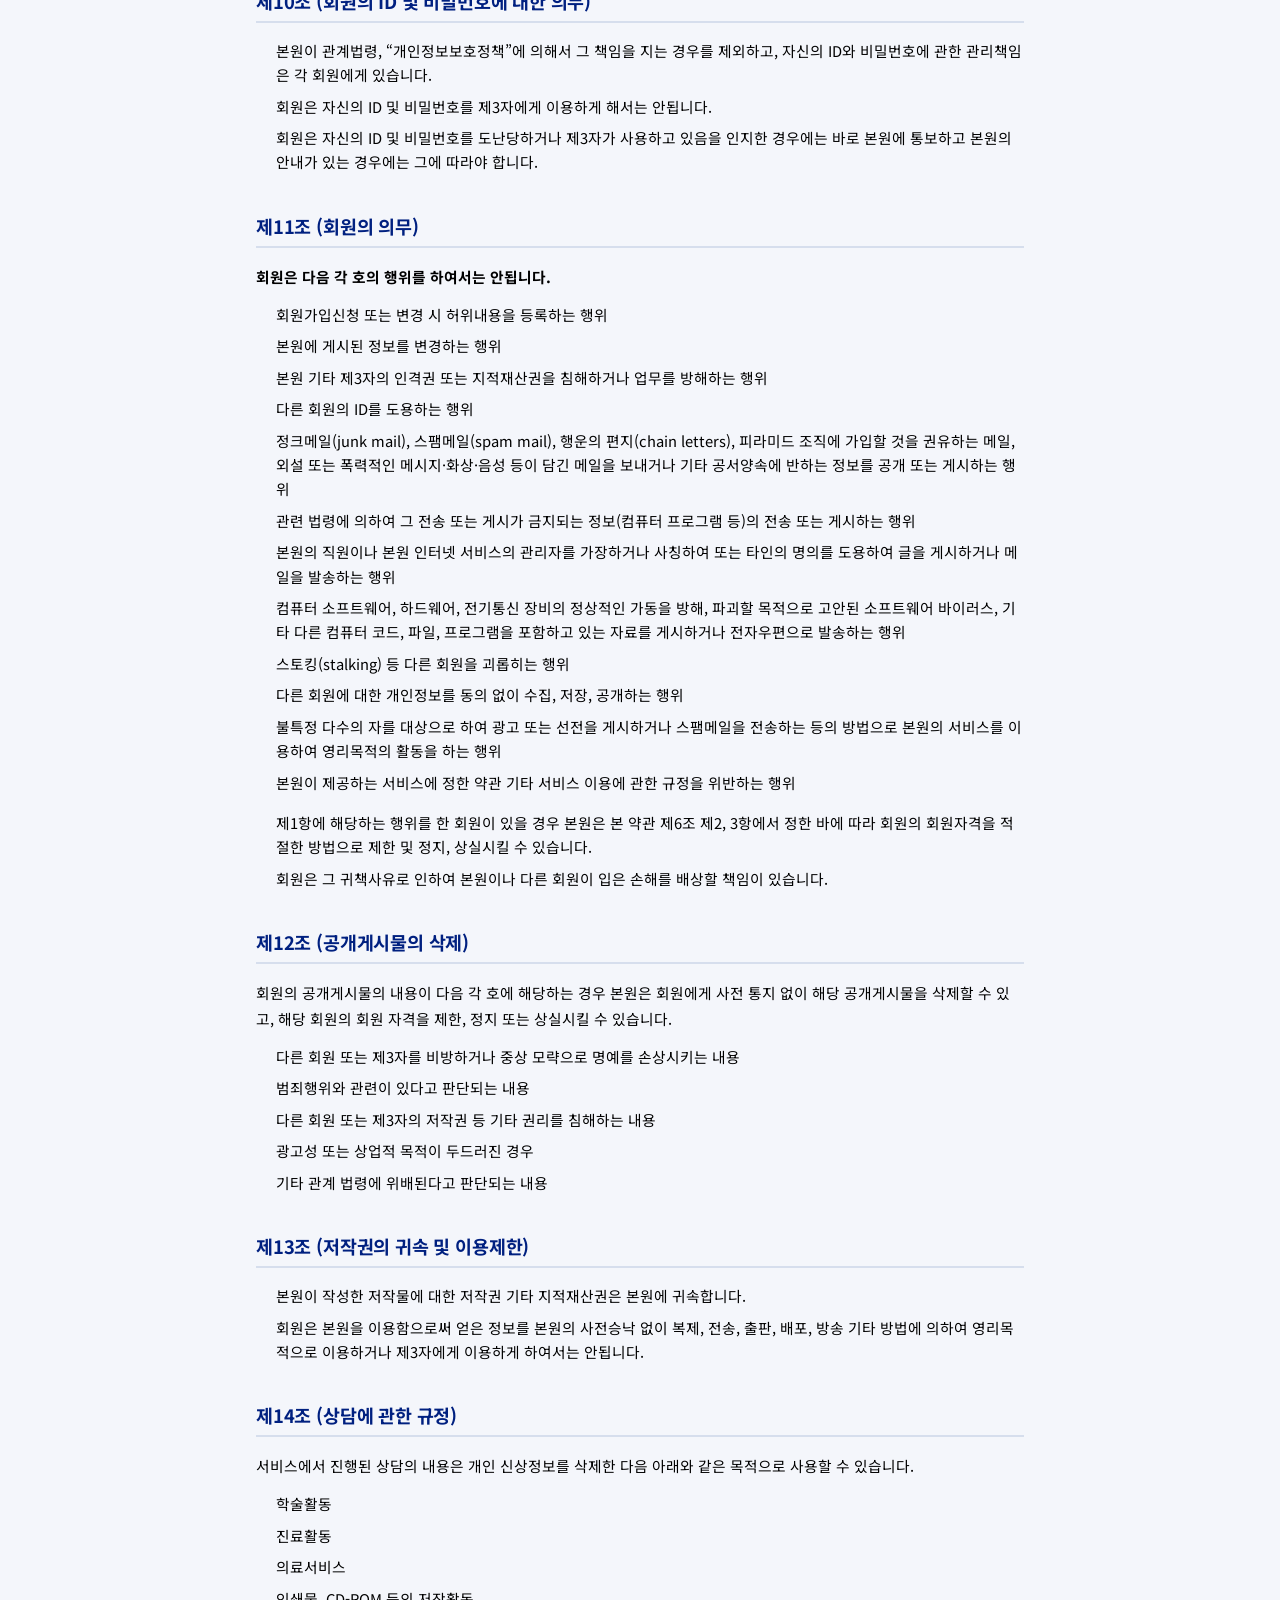
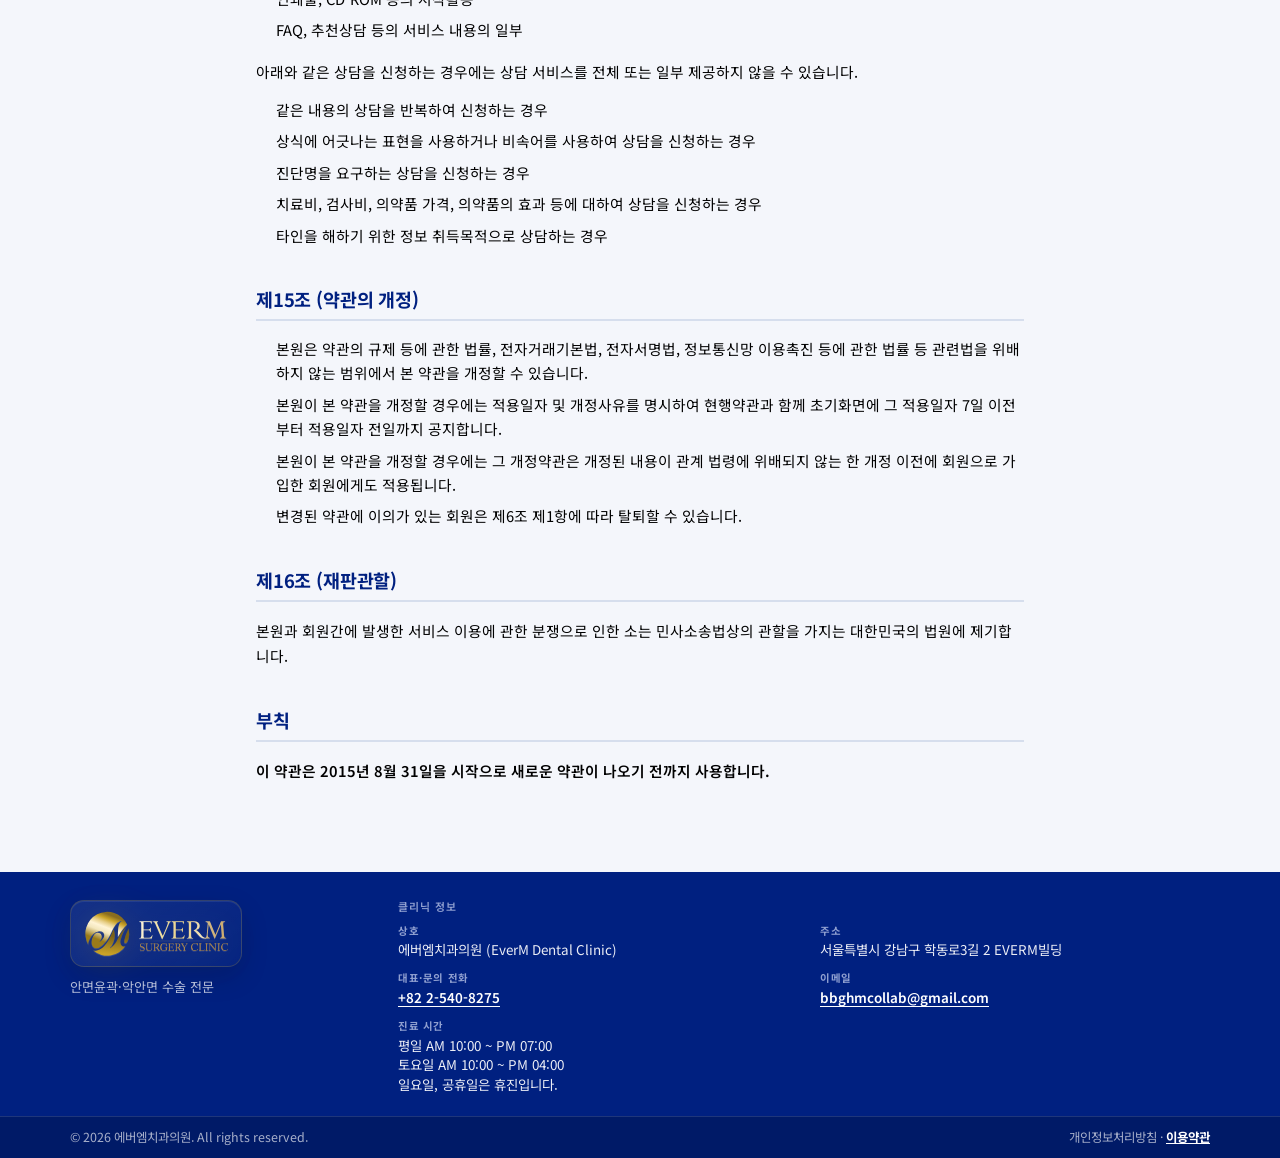
<file: terms.html>
<!DOCTYPE html>
<html lang="ko">
<head>
  <meta charset="UTF-8" />
  <meta name="viewport" content="width=device-width, initial-scale=1.0" />
  <meta name="description" content="에버엠치과의원 이용약관" />
  <title>이용약관 | 에버엠치과의원</title>
  <link rel="preconnect" href="https://fonts.googleapis.com" />
  <link rel="preconnect" href="https://fonts.gstatic.com" crossorigin />
  <link href="https://fonts.googleapis.com/css2?family=Noto+Sans+KR:wght@400;500;600;700&display=swap" rel="stylesheet" />
  <link rel="stylesheet" href="css/styles.css" />
</head>
<body class="legal-page lang-ko">
  <a class="skip-link" href="#main">본문으로 건너뛰기</a>
  <header class="site-header scrolled" id="top">
    <div class="header-inner header-inner--legal">
      <a href="index.html" class="logo">
        <img src="images/logo.svg" alt="EVERM Surgery Clinic" class="logo-img" width="1000" height="333" decoding="async" />
      </a>
      <nav class="legal-header-nav" aria-label="법적 고지">
        <a href="index.html" class="btn btn-ghost btn-sm">홈으로</a>
        <a href="index.html#contact" class="btn btn-primary btn-sm">상담 예약</a>
      </nav>
    </div>
  </header>
  <main id="main" class="legal-main">
    <div class="container">
      <header class="legal-hero">
        <p class="section-label">EVERM Dental Clinic Terms of Use</p>
        <h1>에버엠치과 이용약관</h1>
        <p class="legal-hero__source">본 약관은 <a href="https://www.everm.net/terms-of-use/" target="_blank" rel="noopener noreferrer">에버엠치과 공식 홈페이지</a>의 이용약관과 동일한 내용입니다.</p>
      </header>
      <article class="legal-doc">

        <div class="legal-intro">
          <p><strong>[에버엠치과 온라인 회원 약관]</strong><br>이 약관은 에버엠치과 (이하 ‘본원’)에서 제공하는 서비스 이용조건 및 절차에 관한 사항과 기타 필요한 사항을 전기통신사업법 및 동법 시행령이 정하는 대로 준수하고 규정함을 목적으로 합니다.</p>
        </div>
        <nav class="legal-toc" aria-label="목차">
          <h2 class="legal-toc__title">목차</h2>
          <ol>
            <li><a href="#article-1">제1조 (목적 등)</a></li>
            <li><a href="#article-2">제2조 (회원의 정의)</a></li>
            <li><a href="#article-3">제3조 (회원 가입)</a></li>
            <li><a href="#article-4">제4조 (서비스의 제공 및 변경)</a></li>
            <li><a href="#article-5">제5조 (서비스의 중단)</a></li>
            <li><a href="#article-6">제6조 (회원 탈퇴 및 자격 상실 등)</a></li>
            <li><a href="#article-7">제7조 (회원에 대한 통지)</a></li>
            <li><a href="#article-8">제8조 (회원의 개인정보보호)</a></li>
            <li><a href="#article-9">제9조 (본원의 의무)</a></li>
            <li><a href="#article-10">제10조 (회원의 ID 및 비밀번호에 대한 의무)</a></li>
            <li><a href="#article-11">제11조 (회원의 의무)</a></li>
            <li><a href="#article-12">제12조 (공개게시물의 삭제)</a></li>
            <li><a href="#article-13">제13조 (저작권의 귀속 및 이용제한)</a></li>
            <li><a href="#article-14">제14조 (상담에 관한 규정)</a></li>
            <li><a href="#article-15">제15조 (약관의 개정)</a></li>
            <li><a href="#article-16">제16조 (재판관할)</a></li>
            <li><a href="#supplementary">부칙</a></li>
          </ol>
        </nav>
        <section class="legal-section" id="article-1">
          <h2>제1조 (목적 등)</h2>

        <ul>
          <li>본원 (url) 이용자 약관(이하 “본 약관”이라 합니다)은 이용자가 본원에서 제공하는 인터넷 관련 서비스(이하 “서비스”라 합니다)를 이용함에 있어 회원과 본원의 권리·의무 및 책임사항을 규정함을 목적으로 합니다.</li>
          <li>회원이 되고자 하는 자가 본원에서 정한 소정의 절차를 거쳐서 “등록하기” 단추를 누르면 본 약관에 동의하는 것으로 간주합니다. 본 약관에 정하는 이외의 회원과 본원의 권리, 의무 및 책임사항에 관해서는 전기통신사업법 기타 대한민국의 관련 법령과 상관습에 의합니다.</li>
        </ul>
    
        </section>
        <section class="legal-section" id="article-2">
          <h2>제2조 (회원의 정의)</h2>

        <p>“회원”이란 본원에 접속하여 본 약관에 따라 본원 온라인 회원으로 가입하여 본원이 제공하는 서비스를 받는 자를 말합니다.</p>
    
        </section>
        <section class="legal-section" id="article-3">
          <h2>제3조 (회원 가입)</h2>

        <ul>
          <li>회원이 되고자 하는 자는 본원이 정한 가입 양식에 따라 회원정보를 기입하고 “등록하기” 단추를 누르는 방법으로 회원 가입을 신청합니다.</li>
          <li>본원은 제1항과 같이 회원으로 가입할 것을 신청한 자가 다음 각 호에 해당하지 않는 한 신청한 자를 회원으로 등록합니다.
            <ul>
              <li>가입신청자가 본 약관 제6조 제3항에 의하여 이전에 회원자격을 상실한 적이 있는 경우. 다만 제6조 제3항에 의한 회원자격 상실 후 3년이 경과한 자로서 본원의 회원 재가입 승낙을 얻은 경우에는 예외로 합니다.</li>
              <li>등록 내용에 허위, 기재누락, 오기가 있는 경우</li>
              <li>기타 회원으로 등록하는 것이 본원의 기술상 현저히 지장이 있다고 판단되는 경우</li>
            </ul>
          </li>
          <li>회원가입계약의 성립시기는 본원의 승낙이 가입신청자에게 도달한 시점으로 합니다.</li>
          <li>회원은 제1항의 회원정보 기재 내용에 변경이 발생한 경우, 즉시 변경사항을 정정하여 기재하여야 합니다.</li>
        </ul>
    
        </section>
        <section class="legal-section" id="article-4">
          <h2>제4조 (서비스의 제공 및 변경)</h2>

        <p><strong>본원은 회원에게 아래와 같은 서비스를 제공합니다.</strong></p>
        <ul>
          <li>본원 뉴스 메일 서비스</li>
          <li>본원 온라인 상담실 / 예약 이용 서비스</li>
          <li>본원 온라인 회원을 위한 섹션 및 컨텐츠 서비스</li>
          <li>기타 본원이 타 업체와 제휴해서 제공하는 각종 서비스</li>
        </ul>
        <p>본원은 그 변경될 서비스의 내용 및 제공일자를 제7조 제2항에서 정한 방법으로 회원에게 통지하고, 제1항에 정한 서비스를 변경하여 제공할 수 있습니다.</p>
    
        </section>
        <section class="legal-section" id="article-5">
          <h2>제5조 (서비스의 중단)</h2>

        <ul>
          <li>본원은 컴퓨터 등 정보통신설비의 보수점검·교체 및 고장, 통신의 두절 등의 사유가 발생한 경우에는 서비스의 제공을 일시적으로 중단할 수 있고, 새로운 서비스로의 교체 기타 본원이 적절하다고 판단하는 사유에 기하여 현재 제공되는 서비스를 완전히 중단할 수 있습니다.</li>
          <li>제1항에 의한 서비스 중단의 경우에는 본원은 제7조 제2항에서 정한 방법으로 회원에게 통지합니다. 다만, 본원이 통제할 수 없는 사유로 인한 서비스의 중단(시스템 관리자의 고의, 과실이 없는 디스크 장애, 시스템 다운 등)으로 인하여 사전 통지가 불가능한 경우에는 그러하지 아니합니다.</li>
        </ul>
    
        </section>
        <section class="legal-section" id="article-6">
          <h2>제6조 (회원 탈퇴 및 자격 상실 등)</h2>

        <ul>
          <li>회원은 본원에 언제든지 자신의 회원 등록을 말소해 줄 것(회원 탈퇴)을 요청할 수 있으며, 본원은 위 요청을 받은 즉시 해당 회원의 회원 등록 말소를 위한 절차를 밟습니다.</li>
          <li>회원이 다음 각 호의 사유에 해당하는 경우, 본원은 회원의 회원자격을 적절한 방법으로 제한 및 정지, 상실시킬 수 있습니다.
            <ul>
              <li>가입 신청 시에 허위 내용을 등록한 경우</li>
              <li>다른 사람의 본원 사이트 이용을 방해하거나 그 정보를 도용하는 등 전자거래질서를 위협하는 경우</li>
              <li>본원을 이용하여 법령과 본 약관이 금지하거나 공서양속에 반하는 행위를 하는 경우</li>
            </ul>
          </li>
          <li>본원이 회원의 회원자격을 상실시키기로 결정한 경우에는 회원등록을 말소합니다. 이 경우 회원인 회원에게 회원등록 말소 전에 이를 통지하고, 소명할 기회를 부여합니다.</li>
        </ul>
    
        </section>
        <section class="legal-section" id="article-7">
          <h2>제7조 (회원에 대한 통지)</h2>

        <ul>
          <li>본원이 특정 회원에 대한 통지를 하는 경우 본원에 등록한 메일주소로 할 수 있습니다.</li>
          <li>본원이 불특정다수 회원에 대한 통지를 하는 경우 1주일이상 본원 게시판에 게시함으로써 개별 통지에 갈음할 수 있습니다.</li>
        </ul>
    
        </section>
        <section class="legal-section" id="article-8">
          <h2>제8조 (회원의 개인정보보호)</h2>

        <p>본원은 관련법령이 정하는 바에 따라서 회원 등록정보를 포함한 회원의 개인정보를 보호하기 위하여 노력합니다. 회원의 개인정보보호에 관해서는 관련법령 및 본원이 정하는 “개인정보취급방침”에 정한 바에 의합니다.</p>
    
        </section>
        <section class="legal-section" id="article-9">
          <h2>제9조 (본원의 의무)</h2>

        <ul>
          <li>본원은 법령과 본 약관이 금지하거나 공서양속에 반하는 행위를 하지 않으며 본 약관이 정하는 바에 따라 지속적이고, 안정적으로 서비스를 제공하기 위해서 노력합니다.</li>
          <li>본원은 회원이 안전하게 인터넷 서비스를 이용할 수 있도록 회원의 개인정보(신용정보포함)보호를 위한 보안 시스템을 구축합니다.</li>
          <li>본원은 회원이 원하지 않는 영리목적의 광고성 전자우편을 발송하지 않습니다.</li>
        </ul>
    
        </section>
        <section class="legal-section" id="article-10">
          <h2>제10조 (회원의 ID 및 비밀번호에 대한 의무)</h2>

        <ul>
          <li>본원이 관계법령, “개인정보보호정책”에 의해서 그 책임을 지는 경우를 제외하고, 자신의 ID와 비밀번호에 관한 관리책임은 각 회원에게 있습니다.</li>
          <li>회원은 자신의 ID 및 비밀번호를 제3자에게 이용하게 해서는 안됩니다.</li>
          <li>회원은 자신의 ID 및 비밀번호를 도난당하거나 제3자가 사용하고 있음을 인지한 경우에는 바로 본원에 통보하고 본원의 안내가 있는 경우에는 그에 따라야 합니다.</li>
        </ul>
    
        </section>
        <section class="legal-section" id="article-11">
          <h2>제11조 (회원의 의무)</h2>

        <p><strong>회원은 다음 각 호의 행위를 하여서는 안됩니다.</strong></p>
        <ul>
          <li>회원가입신청 또는 변경 시 허위내용을 등록하는 행위</li>
          <li>본원에 게시된 정보를 변경하는 행위</li>
          <li>본원 기타 제3자의 인격권 또는 지적재산권을 침해하거나 업무를 방해하는 행위</li>
          <li>다른 회원의 ID를 도용하는 행위</li>
          <li>정크메일(junk mail), 스팸메일(spam mail), 행운의 편지(chain letters), 피라미드 조직에 가입할 것을 권유하는 메일, 외설 또는 폭력적인 메시지·화상·음성 등이 담긴 메일을 보내거나 기타 공서양속에 반하는 정보를 공개 또는 게시하는 행위</li>
          <li>관련 법령에 의하여 그 전송 또는 게시가 금지되는 정보(컴퓨터 프로그램 등)의 전송 또는 게시하는 행위</li>
          <li>본원의 직원이나 본원 인터넷 서비스의 관리자를 가장하거나 사칭하여 또는 타인의 명의를 도용하여 글을 게시하거나 메일을 발송하는 행위</li>
          <li>컴퓨터 소프트웨어, 하드웨어, 전기통신 장비의 정상적인 가동을 방해, 파괴할 목적으로 고안된 소프트웨어 바이러스, 기타 다른 컴퓨터 코드, 파일, 프로그램을 포함하고 있는 자료를 게시하거나 전자우편으로 발송하는 행위</li>
          <li>스토킹(stalking) 등 다른 회원을 괴롭히는 행위</li>
          <li>다른 회원에 대한 개인정보를 동의 없이 수집, 저장, 공개하는 행위</li>
          <li>불특정 다수의 자를 대상으로 하여 광고 또는 선전을 게시하거나 스팸메일을 전송하는 등의 방법으로 본원의 서비스를 이용하여 영리목적의 활동을 하는 행위</li>
          <li>본원이 제공하는 서비스에 정한 약관 기타 서비스 이용에 관한 규정을 위반하는 행위</li>
        </ul>
        <ul>
          <li>제1항에 해당하는 행위를 한 회원이 있을 경우 본원은 본 약관 제6조 제2, 3항에서 정한 바에 따라 회원의 회원자격을 적절한 방법으로 제한 및 정지, 상실시킬 수 있습니다.</li>
          <li>회원은 그 귀책사유로 인하여 본원이나 다른 회원이 입은 손해를 배상할 책임이 있습니다.</li>
        </ul>
    
        </section>
        <section class="legal-section" id="article-12">
          <h2>제12조 (공개게시물의 삭제)</h2>

        <p>회원의 공개게시물의 내용이 다음 각 호에 해당하는 경우 본원은 회원에게 사전 통지 없이 해당 공개게시물을 삭제할 수 있고, 해당 회원의 회원 자격을 제한, 정지 또는 상실시킬 수 있습니다.</p>
        <ul>
          <li>다른 회원 또는 제3자를 비방하거나 중상 모략으로 명예를 손상시키는 내용</li>
          <li>범죄행위와 관련이 있다고 판단되는 내용</li>
          <li>다른 회원 또는 제3자의 저작권 등 기타 권리를 침해하는 내용</li>
          <li>광고성 또는 상업적 목적이 두드러진 경우</li>
          <li>기타 관계 법령에 위배된다고 판단되는 내용</li>
        </ul>
    
        </section>
        <section class="legal-section" id="article-13">
          <h2>제13조 (저작권의 귀속 및 이용제한)</h2>

        <ul>
          <li>본원이 작성한 저작물에 대한 저작권 기타 지적재산권은 본원에 귀속합니다.</li>
          <li>회원은 본원을 이용함으로써 얻은 정보를 본원의 사전승낙 없이 복제, 전송, 출판, 배포, 방송 기타 방법에 의하여 영리목적으로 이용하거나 제3자에게 이용하게 하여서는 안됩니다.</li>
        </ul>
    
        </section>
        <section class="legal-section" id="article-14">
          <h2>제14조 (상담에 관한 규정)</h2>

        <p>서비스에서 진행된 상담의 내용은 개인 신상정보를 삭제한 다음 아래와 같은 목적으로 사용할 수 있습니다.</p>
        <ul>
          <li>학술활동</li>
          <li>진료활동</li>
          <li>의료서비스</li>
          <li>인쇄물, CD-ROM 등의 저작활동</li>
          <li>FAQ, 추천상담 등의 서비스 내용의 일부</li>
        </ul>
        <p>아래와 같은 상담을 신청하는 경우에는 상담 서비스를 전체 또는 일부 제공하지 않을 수 있습니다.</p>
        <ul>
          <li>같은 내용의 상담을 반복하여 신청하는 경우</li>
          <li>상식에 어긋나는 표현을 사용하거나 비속어를 사용하여 상담을 신청하는 경우</li>
          <li>진단명을 요구하는 상담을 신청하는 경우</li>
          <li>치료비, 검사비, 의약품 가격, 의약품의 효과 등에 대하여 상담을 신청하는 경우</li>
          <li>타인을 해하기 위한 정보 취득목적으로 상담하는 경우</li>
        </ul>
    
        </section>
        <section class="legal-section" id="article-15">
          <h2>제15조 (약관의 개정)</h2>

        <ul>
          <li>본원은 약관의 규제 등에 관한 법률, 전자거래기본법, 전자서명법, 정보통신망 이용촉진 등에 관한 법률 등 관련법을 위배하지 않는 범위에서 본 약관을 개정할 수 있습니다.</li>
          <li>본원이 본 약관을 개정할 경우에는 적용일자 및 개정사유를 명시하여 현행약관과 함께 초기화면에 그 적용일자 7일 이전부터 적용일자 전일까지 공지합니다.</li>
          <li>본원이 본 약관을 개정할 경우에는 그 개정약관은 개정된 내용이 관계 법령에 위배되지 않는 한 개정 이전에 회원으로 가입한 회원에게도 적용됩니다.</li>
          <li>변경된 약관에 이의가 있는 회원은 제6조 제1항에 따라 탈퇴할 수 있습니다.</li>
        </ul>
    
        </section>
        <section class="legal-section" id="article-16">
          <h2>제16조 (재판관할)</h2>

        <p>본원과 회원간에 발생한 서비스 이용에 관한 분쟁으로 인한 소는 민사소송법상의 관할을 가지는 대한민국의 법원에 제기합니다.</p>
    
        </section>
        <section class="legal-section" id="supplementary">
          <h2>부칙</h2>

        <p class="legal-dates">이 약관은 2015년 8월 31일을 시작으로 새로운 약관이 나오기 전까지 사용합니다.</p>
    
        </section>

      </article>
    </div>
  </main>
  <footer class="site-footer" id="footer">
    <div class="container footer-top">
      <div class="footer-brand-block">
        <a href="index.html" class="logo logo-footer">
          <img src="images/logo-footer.svg" alt="EVERM Surgery Clinic" class="logo-img" width="1000" height="333" decoding="async" />
        </a>
        <p class="footer-tagline">안면윤곽·악안면 수술 전문</p>
      </div>
      <div class="footer-contact-block">
        <h4>클리닉 정보</h4>
        <dl class="footer-info">
          <div>
            <dt>상호</dt>
            <dd>에버엠치과의원 <span lang="en">(EverM Dental Clinic)</span></dd>
          </div>
          <div>
            <dt>주소</dt>
            <dd><address>서울특별시 강남구 학동로3길 2 EVERM빌딩</address></dd>
          </div>
          <div>
            <dt>대표·문의 전화</dt>
            <dd><a href="tel:+8225408275">+82 2-540-8275</a></dd>
          </div>
          <div>
            <dt>이메일</dt>
            <dd><a href="mailto:bbghmcollab@gmail.com">bbghmcollab@gmail.com</a></dd>
          </div>
          <div>
            <dt>진료 시간</dt>
            <dd>평일 AM 10:00 ~ PM 07:00<br>토요일 AM 10:00 ~ PM 04:00<br>일요일, 공휴일은 휴진입니다.</dd>
          </div>
        </dl>
      </div>
    </div>
    <div class="footer-bottom">
      <div class="container footer-bottom-inner">
        <p>© 2026 에버엠치과의원. All rights reserved.</p>
        <p class="legal-footer-links"><a href="privacy.html">개인정보처리방침</a><span aria-hidden="true"> · </span><a href="terms.html" aria-current="page">이용약관</a></p>
      </div>
    </div>
  </footer>
  <script src="js/main.js"></script>
</body>
</html>
</file>
<file: css/consult.css>
/* Meta ads pre-screening landing — /consult */

:root {
  --consult-navy: #002080;
  --consult-primary: #003080;
  --consult-gold: #c9a227;
  --consult-gold-light: #e8d08a;
  --consult-bg: #eef2fa;
  --consult-surface: #ffffff;
  --consult-text: #0a1020;
  --consult-muted: #5a6478;
  --consult-radius: 16px;
  --consult-shadow: 0 24px 60px rgba(0, 32, 128, 0.14);
  --consult-font: "Noto Sans Thai", "Noto Sans", system-ui, sans-serif;
}

*,
*::before,
*::after {
  box-sizing: border-box;
}

html {
  scroll-behavior: smooth;
}

body.consult-page {
  margin: 0;
  min-height: 100vh;
  font-family: var(--consult-font);
  font-size: 1rem;
  line-height: 1.6;
  color: var(--consult-text);
  background:
    radial-gradient(ellipse 80% 60% at 10% -10%, rgba(201, 162, 39, 0.14), transparent 55%),
    radial-gradient(ellipse 70% 50% at 100% 0%, rgba(0, 48, 128, 0.1), transparent 50%),
    var(--consult-bg);
  -webkit-font-smoothing: antialiased;
}

body.consult-page.lang-en {
  --consult-font: "Noto Sans", "Noto Sans Thai", system-ui, sans-serif;
}

.consult-shell {
  min-height: 100vh;
  display: flex;
  flex-direction: column;
}

/* Header */
.consult-header {
  padding: 1rem 1.25rem;
  background: rgba(255, 255, 255, 0.82);
  backdrop-filter: blur(12px);
  border-bottom: 1px solid rgba(0, 48, 128, 0.08);
  position: sticky;
  top: 0;
  z-index: 20;
}

.consult-header__inner {
  width: min(1120px, 100%);
  margin: 0 auto;
  display: flex;
  align-items: center;
  justify-content: space-between;
  gap: 1rem;
}

.consult-logo {
  display: inline-flex;
  align-items: center;
  gap: 0.4rem;
  text-decoration: none;
  flex-shrink: 0;
}

.consult-logo__partner {
  height: 36px;
  width: auto;
  max-width: 96px;
  object-fit: contain;
}

.consult-logo__mark {
  color: var(--consult-primary);
  opacity: 0.4;
  font-size: 0.95rem;
  line-height: 1;
}

.consult-logo__everm {
  height: 36px;
  width: auto;
  max-width: 120px;
  object-fit: contain;
}

.consult-lang {
  display: inline-flex;
  border: 1px solid rgba(0, 48, 128, 0.14);
  border-radius: 999px;
  overflow: hidden;
  background: #fff;
  box-shadow: 0 2px 8px rgba(0, 32, 128, 0.06);
}

.consult-lang__btn {
  border: none;
  background: transparent;
  padding: 0.45rem 0.85rem;
  font-family: inherit;
  font-size: 0.82rem;
  font-weight: 600;
  color: var(--consult-muted);
  cursor: pointer;
  transition: background 0.2s, color 0.2s;
}

.consult-lang__btn.is-active {
  background: linear-gradient(135deg, var(--consult-primary), var(--consult-navy));
  color: #fff;
}

.consult-lang__btn:focus-visible {
  outline: 2px solid var(--consult-gold);
  outline-offset: 2px;
}

/* Main layout */
.consult-main {
  flex: 1;
  width: min(1120px, 100%);
  margin: 0 auto;
  padding: 2rem 1.25rem 3rem;
  display: grid;
  grid-template-columns: 1fr 1.05fr;
  gap: clamp(1.5rem, 4vw, 3rem);
  align-items: start;
}

/* Hero panel */
.consult-hero {
  padding-top: 0.5rem;
}

.consult-badge {
  display: inline-flex;
  align-items: center;
  gap: 0.4rem;
  margin-bottom: 1rem;
  padding: 0.4rem 0.9rem;
  font-size: 0.68rem;
  font-weight: 700;
  letter-spacing: 0.14em;
  text-transform: uppercase;
  color: #3d2e08;
  background: linear-gradient(135deg, #d4af37, #f0e0a8 45%, #c9a227);
  border-radius: 999px;
  border: 1px solid rgba(184, 146, 42, 0.4);
  box-shadow: 0 4px 14px rgba(180, 140, 40, 0.2);
}

.consult-hero h1 {
  margin: 0 0 0.85rem;
  font-size: clamp(1.75rem, 3.5vw, 2.35rem);
  font-weight: 700;
  line-height: 1.2;
  letter-spacing: -0.03em;
  color: var(--consult-navy);
}

.consult-hero__lead {
  margin: 0 0 1.5rem;
  font-size: 1.02rem;
  color: var(--consult-muted);
  max-width: 34ch;
}

.consult-trust {
  display: grid;
  gap: 0.75rem;
  margin: 0;
  padding: 0;
  list-style: none;
}

.consult-trust li {
  display: flex;
  align-items: flex-start;
  gap: 0.7rem;
  padding: 0.85rem 1rem;
  background: rgba(255, 255, 255, 0.72);
  border: 1px solid rgba(0, 48, 128, 0.08);
  border-radius: 12px;
  font-size: 0.92rem;
  color: var(--consult-text);
  box-shadow: 0 4px 16px rgba(0, 32, 128, 0.05);
}

.consult-trust__icon {
  flex-shrink: 0;
  width: 2rem;
  height: 2rem;
  display: grid;
  place-items: center;
  border-radius: 8px;
  background: linear-gradient(145deg, rgba(0, 48, 128, 0.1), rgba(201, 162, 39, 0.12));
  font-size: 1rem;
}

.consult-hero__note {
  margin-top: 1.25rem;
  font-size: 0.82rem;
  color: var(--consult-muted);
}

.consult-hero__note a {
  color: var(--consult-primary);
  font-weight: 600;
}

/* Form card */
.consult-card {
  position: relative;
  background: linear-gradient(165deg, #fff 0%, #f8fafd 50%, #f2f6fc 100%);
  border: 1px solid rgba(201, 162, 39, 0.22);
  border-radius: calc(var(--consult-radius) + 4px);
  padding: 2rem 1.75rem 1.75rem;
  box-shadow: var(--consult-shadow);
  overflow: hidden;
}

.consult-card::before {
  content: "";
  position: absolute;
  top: 0;
  left: 0;
  right: 0;
  height: 3px;
  background: linear-gradient(90deg, var(--consult-navy), var(--consult-gold), var(--consult-gold-light), var(--consult-navy));
}

.consult-card__head {
  text-align: center;
  margin-bottom: 1.5rem;
  padding-bottom: 1.1rem;
  border-bottom: 1px solid rgba(0, 48, 128, 0.08);
}

.consult-card__head h2 {
  margin: 0 0 0.35rem;
  font-size: 1.2rem;
  font-weight: 700;
  color: var(--consult-navy);
}

.consult-card__head p {
  margin: 0;
  font-size: 0.85rem;
  color: var(--consult-muted);
}

.consult-form {
  display: grid;
  gap: 1.15rem;
}

.consult-field {
  display: grid;
  gap: 0.45rem;
}

.consult-field fieldset {
  margin: 0;
  padding: 0;
  border: none;
  display: grid;
  gap: 0.45rem;
}

.consult-field legend {
  padding: 0;
}

.consult-field__label {
  display: flex;
  align-items: baseline;
  gap: 0.5rem;
  font-size: 0.88rem;
  font-weight: 600;
  color: var(--consult-navy);
}

.consult-field__num {
  display: inline-grid;
  place-items: center;
  width: 1.35rem;
  height: 1.35rem;
  border-radius: 999px;
  font-size: 0.72rem;
  font-weight: 700;
  color: #fff;
  background: linear-gradient(135deg, var(--consult-primary), var(--consult-navy));
  flex-shrink: 0;
}

.consult-field__hint {
  margin: 0;
  font-size: 0.78rem;
  color: var(--consult-muted);
}

.consult-field input[type="text"],
.consult-field input[type="tel"],
.consult-field textarea,
.consult-field select {
  width: 100%;
  padding: 0.72rem 0.9rem;
  font-family: inherit;
  font-size: 0.95rem;
  color: var(--consult-text);
  background: #fff;
  border: 1px solid rgba(0, 48, 128, 0.16);
  border-radius: 10px;
  transition: border-color 0.2s, box-shadow 0.2s;
}

.consult-datetime-field {
  position: relative;
}

.consult-datetime-field .consult-datetime-input {
  width: 100%;
  padding: 0.72rem 0.9rem;
  font-family: inherit;
  font-size: 0.95rem;
  color: var(--consult-text);
  background: #fff;
  border: 1px solid rgba(0, 48, 128, 0.16);
  border-radius: 10px;
  transition: border-color 0.2s, box-shadow 0.2s;
  position: relative;
  z-index: 1;
}

.consult-datetime-field .consult-datetime-input.is-empty::-webkit-datetime-edit,
.consult-datetime-field .consult-datetime-input.is-empty::-webkit-datetime-edit-fields-wrapper,
.consult-datetime-field .consult-datetime-input.is-empty::-webkit-datetime-edit-text,
.consult-datetime-field .consult-datetime-input.is-empty::-webkit-datetime-edit-month-field,
.consult-datetime-field .consult-datetime-input.is-empty::-webkit-datetime-edit-day-field,
.consult-datetime-field .consult-datetime-input.is-empty::-webkit-datetime-edit-year-field {
  color: transparent;
}

.consult-datetime-field .consult-datetime-input.is-empty {
  color: transparent;
}

.consult-datetime-field .consult-datetime-input:not(.is-empty),
.consult-datetime-field .consult-datetime-input:focus {
  color: var(--consult-text);
}

.consult-datetime-placeholder {
  position: absolute;
  left: 0.9rem;
  top: 50%;
  transform: translateY(-50%);
  font-family: inherit;
  font-size: 0.95rem;
  color: rgba(80, 80, 80, 0.55);
  pointer-events: none;
  z-index: 2;
  line-height: 1;
}

.consult-datetime-input:not(.is-empty) + .consult-datetime-placeholder,
.consult-datetime-input:focus + .consult-datetime-placeholder {
  display: none;
}

.consult-field textarea {
  min-height: 96px;
  resize: vertical;
}

.consult-field input:focus,
.consult-field textarea:focus,
.consult-field select:focus,
.consult-datetime-field .consult-datetime-input:focus {
  outline: none;
  border-color: var(--consult-primary);
  box-shadow: 0 0 0 3px rgba(0, 48, 128, 0.12);
}

.consult-field input:invalid:not(:placeholder-shown):not(:focus),
.consult-field textarea:invalid:not(:placeholder-shown):not(:focus) {
  border-color: #c0392b;
}

.consult-contact {
  display: grid;
  gap: 0.85rem;
  padding: 1rem;
  border-radius: 12px;
  background: rgba(0, 48, 128, 0.04);
  border: 1px dashed rgba(0, 48, 128, 0.12);
}

.consult-contact__title {
  margin: 0;
  font-size: 0.82rem;
  font-weight: 700;
  letter-spacing: 0.06em;
  text-transform: uppercase;
  color: var(--consult-muted);
}

.consult-contact__grid {
  display: grid;
  grid-template-columns: 1fr 1fr;
  gap: 0.75rem;
}

.consult-radio-group {
  display: grid;
  gap: 0.5rem;
}

.consult-radio {
  display: flex;
  align-items: center;
  gap: 0.65rem;
  padding: 0.7rem 0.85rem;
  border: 1px solid rgba(0, 48, 128, 0.14);
  border-radius: 10px;
  background: #fff;
  cursor: pointer;
  transition: border-color 0.2s, box-shadow 0.2s, background 0.2s;
}

.consult-radio:hover {
  border-color: rgba(0, 48, 128, 0.28);
}

.consult-radio:has(input:checked) {
  border-color: var(--consult-primary);
  background: rgba(0, 48, 128, 0.05);
  box-shadow: 0 0 0 1px rgba(0, 48, 128, 0.08);
}

.consult-radio input {
  width: 1rem;
  height: 1rem;
  accent-color: var(--consult-primary);
  flex-shrink: 0;
}

.consult-radio span {
  font-size: 0.9rem;
  font-weight: 500;
}

.consult-submit {
  width: 100%;
  margin-top: 0.25rem;
  padding: 0.95rem 1.25rem;
  font-family: inherit;
  font-size: 1rem;
  font-weight: 700;
  letter-spacing: 0.02em;
  color: #fff;
  border: none;
  border-radius: 12px;
  cursor: pointer;
  background: linear-gradient(135deg, var(--consult-navy) 0%, var(--consult-primary) 55%, #1a4a9e 100%);
  box-shadow:
    0 1px 0 rgba(255, 255, 255, 0.15) inset,
    0 10px 28px rgba(0, 32, 128, 0.28);
  transition: transform 0.15s, box-shadow 0.2s, opacity 0.2s;
}

.consult-submit:hover:not(:disabled) {
  transform: translateY(-1px);
  box-shadow:
    0 1px 0 rgba(255, 255, 255, 0.15) inset,
    0 14px 32px rgba(0, 32, 128, 0.34);
}

.consult-submit:disabled {
  opacity: 0.65;
  cursor: not-allowed;
}

.consult-form-note {
  margin: 0;
  font-size: 0.78rem;
  text-align: center;
  color: var(--consult-muted);
}

.consult-alert {
  margin: 0;
  padding: 0.75rem 1rem;
  border-radius: 10px;
  font-size: 0.88rem;
  text-align: center;
}

.consult-alert--error {
  background: #fdecea;
  color: #922b21;
  border: 1px solid #f5c6cb;
}

.consult-alert--success {
  background: #e8f6ef;
  color: #1e6f46;
  border: 1px solid #b7dfc9;
}

/* Success state */
.consult-success {
  text-align: center;
  padding: 2.5rem 1.5rem;
}

.consult-success__icon {
  width: 4rem;
  height: 4rem;
  margin: 0 auto 1rem;
  display: grid;
  place-items: center;
  border-radius: 999px;
  font-size: 1.75rem;
  background: linear-gradient(145deg, rgba(30, 111, 70, 0.12), rgba(201, 162, 39, 0.15));
  border: 1px solid rgba(30, 111, 70, 0.2);
}

.consult-success h2 {
  margin: 0 0 0.5rem;
  font-size: 1.35rem;
  color: var(--consult-navy);
}

.consult-success p {
  margin: 0 0 1.25rem;
  color: var(--consult-muted);
}

.consult-success__btn {
  display: inline-flex;
  align-items: center;
  justify-content: center;
  padding: 0.75rem 1.35rem;
  font-family: inherit;
  font-size: 0.92rem;
  font-weight: 600;
  color: var(--consult-primary);
  text-decoration: none;
  border: 1px solid rgba(0, 48, 128, 0.2);
  border-radius: 10px;
  background: #fff;
  transition: background 0.2s, border-color 0.2s;
}

.consult-success__btn:hover {
  background: rgba(0, 48, 128, 0.05);
  border-color: var(--consult-primary);
}

.consult-footer {
  padding: 1.25rem;
  text-align: center;
  font-size: 0.78rem;
  color: var(--consult-muted);
  border-top: 1px solid rgba(0, 48, 128, 0.08);
  background: rgba(255, 255, 255, 0.6);
}

.consult-footer a {
  color: var(--consult-primary);
}

.visually-hidden {
  position: absolute;
  width: 1px;
  height: 1px;
  padding: 0;
  margin: -1px;
  overflow: hidden;
  clip: rect(0, 0, 0, 0);
  white-space: nowrap;
  border: 0;
}

@media (max-width: 900px) {
  .consult-main {
    grid-template-columns: 1fr;
    padding-top: 1.25rem;
  }

  .consult-hero__lead {
    max-width: none;
  }

  .consult-contact__grid {
    grid-template-columns: 1fr;
  }
}

@media (max-width: 480px) {
  .consult-card {
    padding: 1.35rem 1.1rem 1.25rem;
  }

  .consult-logo__partner,
  .consult-logo__everm {
    height: 30px;
  }

  .consult-logo__everm {
    max-width: 100px;
  }
}
</file>
<file: css/styles.css>
/* Maxillofacial M Surgery Clinic — brand colors from logo */

:root {
  /* Logo palette */
  --color-navy: #002080;
  --color-primary: #003080;
  --color-primary-light: #304090;
  --color-blue-light: #90a0d0;
  --color-blue-mid: #8090c0;
  --color-grey: #505050;
  --color-black: #000000;

  --color-bg: #f4f6fb;
  --color-bg-dark: #002080;
  --color-surface: #ffffff;
  --color-accent: #003080;
  --color-accent-soft: rgba(0, 48, 128, 0.1);
  --color-text: #000000;
  --color-text-muted: #505050;
  --color-border: rgba(0, 48, 128, 0.14);
  --color-gold: #c9a227;
  --color-gold-light: #e4c66e;
  --color-gold-soft: rgba(201, 162, 39, 0.35);
  --font-family: "Noto Sans Thai", "Noto Sans KR", "Noto Sans", system-ui, -apple-system, "Segoe UI", sans-serif;
  --radius: 12px;
  --radius-lg: 20px;
  --shadow: 0 12px 40px rgba(0, 32, 128, 0.1);
  --header-h: 88px;
  --logo-h: 56px;
  --transition: 0.25s ease;
}

*,
*::before,
*::after {
  box-sizing: border-box;
}

html {
  scroll-behavior: smooth;
  font-family: var(--font-family);
}

body {
  margin: 0;
  font-family: inherit;
  font-size: 1rem;
  line-height: 1.65;
  color: var(--color-text);
  background: var(--color-bg);
  -webkit-font-smoothing: antialiased;
  -moz-osx-font-smoothing: grayscale;
  text-rendering: optimizeLegibility;
}

body.lang-th {
  --font-family: "Noto Sans Thai", "Noto Sans", system-ui, sans-serif;
}

body.lang-ko {
  --font-family: "Noto Sans KR", "Noto Sans", system-ui, sans-serif;
}

body.lang-en {
  --font-family: "Noto Sans", "Noto Sans Thai", system-ui, sans-serif;
}

/* Navigation & UI — same family as body (no serif / per-block overrides) */
.site-header,
.site-nav,
.site-nav a,
.header-lang,
.lang-dropdown,
.lang-dropdown-toggle,
.lang-dropdown-label,
.lang-option,
.lang-option-label,
.btn,
.skip-link,
button,
input,
select,
textarea {
  font-family: inherit;
}

img {
  max-width: 100%;
  height: auto;
  display: block;
}

a {
  color: var(--color-primary);
  text-decoration: none;
  transition: color var(--transition);
}

a:hover {
  color: var(--color-primary-light);
}

h1, h2, h3, h4 {
  font-family: inherit;
  font-weight: 600;
  line-height: 1.25;
  margin: 0 0 0.75rem;
  letter-spacing: -0.01em;
}

h1 { font-size: clamp(2.25rem, 5vw, 3.5rem); }
h2 { font-size: clamp(1.75rem, 3.5vw, 2.5rem); }
h3 { font-size: 1.25rem; font-weight: 600; }

p { margin: 0 0 1rem; }

ul { margin: 0; padding: 0; list-style: none; }

.container {
  width: min(1140px, 92vw);
  margin-inline: auto;
}

.visually-hidden {
  position: absolute;
  width: 1px;
  height: 1px;
  padding: 0;
  margin: -1px;
  overflow: hidden;
  clip: rect(0, 0, 0, 0);
  border: 0;
}

.skip-link {
  position: absolute;
  top: -100px;
  left: 1rem;
  z-index: 9999;
  padding: 0.5rem 1rem;
  background: var(--color-primary);
  color: #fff;
  border-radius: 4px;
}

.skip-link:focus {
  top: 1rem;
}

/* Buttons */
.btn {
  display: inline-flex;
  align-items: center;
  justify-content: center;
  gap: 0.5rem;
  padding: 0.85rem 1.6rem;
  font-family: var(--font-family);
  font-size: 0.95rem;
  font-weight: 600;
  border-radius: 999px;
  border: 2px solid transparent;
  cursor: pointer;
  transition: background var(--transition), color var(--transition), border-color var(--transition), transform 0.15s;
}

.btn:hover { transform: translateY(-1px); }

.btn-primary {
  background: var(--color-primary);
  color: #fff;
}

.btn-primary:hover {
  background: var(--color-primary-light);
  color: #fff;
}

.btn-ghost {
  background: transparent;
  color: var(--color-primary);
  border-color: var(--color-border);
}

.btn-ghost:hover {
  border-color: var(--color-primary);
  background: var(--color-accent-soft);
}

.btn-sm { padding: 0.6rem 1.2rem; font-size: 0.875rem; }
.btn-block { width: 100%; }

.text-link {
  font-weight: 600;
  border-bottom: 1px solid var(--color-primary);
}

/* Header */
.site-header {
  position: fixed;
  top: 0;
  left: 0;
  right: 0;
  z-index: 1000;
  height: var(--header-h);
  background: rgba(255, 255, 255, 0.96);
  border-bottom: 1px solid transparent;
  transition:
    background 0.4s ease,
    border-color 0.4s ease,
    box-shadow 0.4s ease,
    backdrop-filter 0.4s ease;
}

.site-header.scrolled {
  background: rgba(255, 255, 255, 0.88);
  backdrop-filter: blur(18px) saturate(1.15);
  -webkit-backdrop-filter: blur(18px) saturate(1.15);
  border-color: rgba(0, 48, 128, 0.1);
  box-shadow:
    0 8px 32px rgba(0, 32, 128, 0.08),
    inset 0 -1px 0 rgba(201, 162, 39, 0.22);
}

.header-scroll-progress {
  position: absolute;
  left: 0;
  right: 0;
  bottom: 0;
  height: 2px;
  background: rgba(0, 48, 128, 0.05);
  pointer-events: none;
  opacity: 0;
  transition: opacity 0.35s ease;
  z-index: 2;
}

.site-header.scrolled .header-scroll-progress {
  opacity: 1;
}

.header-scroll-progress__bar {
  display: block;
  height: 100%;
  width: 0%;
  border-radius: 0 2px 2px 0;
  background: linear-gradient(90deg, var(--color-navy) 0%, var(--color-primary) 42%, var(--color-gold) 100%);
  box-shadow: 0 0 14px rgba(201, 162, 39, 0.4);
  transition: width 0.15s ease-out;
}

@media (prefers-reduced-motion: reduce) {
  .header-scroll-progress__bar {
    transition: none;
  }
}

.site-header {
  --logo-h: 42px;
}

.header-inner {
  display: flex;
  align-items: center;
  height: 100%;
  width: min(1140px, 92vw);
  margin-inline: auto;
  gap: 0.75rem;
}

.lang-dropdown {
  position: relative;
  flex-shrink: 0;
}

.lang-flag {
  display: inline-flex;
  align-items: center;
  justify-content: center;
  flex-shrink: 0;
  line-height: 0;
}

.lang-flag img {
  display: block;
  width: 1.5rem;
  height: 1rem;
  object-fit: contain;
  object-position: center;
  border-radius: 2px;
  box-shadow: 0 0 0 1px rgba(0, 0, 0, 0.1);
}

.lang-option-label {
  white-space: nowrap;
}

.lang-dropdown-toggle {
  display: inline-flex;
  align-items: center;
  gap: 0.45rem;
  padding: 0.45rem 0.8rem 0.45rem 0.65rem;
  font-family: var(--font-family);
  font-size: 0.8rem;
  font-weight: 600;
  line-height: 1.2;
  color: var(--color-text);
  background: var(--color-surface);
  border: 1px solid var(--color-border);
  border-radius: 8px;
  cursor: pointer;
  transition: border-color var(--transition), box-shadow var(--transition);
  white-space: nowrap;
}

.lang-dropdown-toggle:hover {
  border-color: var(--color-primary);
}

.lang-dropdown-toggle:focus-visible {
  outline: 2px solid var(--color-primary);
  outline-offset: 2px;
}

.lang-dropdown-chevron {
  width: 0.45rem;
  height: 0.45rem;
  border-right: 2px solid currentColor;
  border-bottom: 2px solid currentColor;
  transform: rotate(45deg) translateY(-1px);
  transition: transform var(--transition);
}

.lang-dropdown.open .lang-dropdown-chevron {
  transform: rotate(-135deg) translateY(1px);
}

.lang-dropdown-menu {
  position: absolute;
  top: calc(100% + 0.35rem);
  right: 0;
  z-index: 1100;
  display: flex;
  flex-direction: column;
  gap: 0.15rem;
  min-width: 11.5rem;
  margin: 0;
  padding: 0.35rem;
  list-style: none;
  background: var(--color-surface);
  border: 1px solid var(--color-border);
  border-radius: 10px;
  box-shadow: var(--shadow);
}

.lang-dropdown-menu > li {
  display: block;
  width: 100%;
  margin: 0;
  padding: 0;
}

.lang-dropdown-menu[hidden] {
  display: none;
}

.lang-option {
  display: flex;
  align-items: center;
  gap: 0.55rem;
  width: 100%;
  padding: 0.55rem 0.75rem;
  font-family: var(--font-family);
  font-size: 0.85rem;
  font-weight: 500;
  text-align: left;
  color: var(--color-text);
  background: transparent;
  border: none;
  border-radius: 6px;
  cursor: pointer;
  transition: background var(--transition), color var(--transition);
}

.lang-option:hover {
  background: var(--color-accent-soft);
  color: var(--color-primary);
}

.lang-option.active,
.lang-option[aria-selected="true"] {
  color: var(--color-primary);
  background: var(--color-accent-soft);
  font-weight: 600;
}

.lang-option:focus-visible {
  outline: 2px solid var(--color-primary);
  outline-offset: -2px;
}

.logo {
  display: flex;
  align-items: center;
  flex-shrink: 0;
  padding: 0;
  background: transparent;
  border-radius: 0;
  box-shadow: none;
}

.logo:hover { opacity: 0.92; }

.logo-collab {
  gap: 0.45rem;
}

.logo-collab__partner {
  display: block;
  height: var(--logo-h);
  width: auto;
  max-width: min(220px, 34vw);
  object-fit: contain;
  object-position: center;
  flex-shrink: 0;
}

.logo-collab__mark {
  flex-shrink: 0;
  display: inline-flex;
  align-items: center;
  justify-content: center;
  font-family: inherit;
  font-size: 1.05rem;
  font-weight: 500;
  line-height: 1;
  color: var(--color-primary);
  opacity: 0.42;
  padding: 0 0.1rem;
  user-select: none;
}

.logo-collab .logo-img {
  height: var(--logo-h);
  max-width: min(220px, 34vw);
}

.logo-img {
  display: block;
  height: var(--logo-h);
  width: auto;
  max-width: min(360px, 72vw);
  object-fit: contain;
  object-position: left center;
  flex-shrink: 0;
}

.logo-footer .logo-img {
  height: 58px;
  max-width: min(340px, 100%);
  filter:
    drop-shadow(0 1px 0 rgba(255, 255, 255, 0.12))
    drop-shadow(0 6px 18px rgba(201, 162, 39, 0.22));
}

.logo-footer {
  display: inline-flex;
  align-items: center;
  padding: 0.55rem 0.8rem 0.5rem;
  background:
    linear-gradient(145deg, rgba(255, 255, 255, 0.07) 0%, rgba(255, 255, 255, 0.02) 100%);
  border: 1px solid rgba(201, 162, 39, 0.22);
  border-radius: 14px;
  box-shadow:
    inset 0 1px 0 rgba(255, 255, 255, 0.08),
    0 10px 28px rgba(0, 0, 0, 0.14);
  transition: border-color var(--transition), box-shadow var(--transition), transform var(--transition);
}

.logo-footer:hover {
  transform: translateY(-1px);
  border-color: rgba(228, 198, 110, 0.42);
  box-shadow:
    inset 0 1px 0 rgba(255, 255, 255, 0.1),
    0 14px 32px rgba(0, 0, 0, 0.18);
}

.logo-footer:hover .logo-img {
  filter:
    drop-shadow(0 1px 0 rgba(255, 255, 255, 0.16))
    drop-shadow(0 8px 22px rgba(232, 208, 138, 0.34));
}

.site-nav {
  display: flex;
  align-items: center;
  gap: 1.5rem;
  margin-left: auto;
  flex: 1;
  min-width: 0;
}

.site-nav > ul {
  display: flex;
  flex: 1;
  justify-content: flex-end;
  gap: clamp(1rem, 1.8vw, 1.85rem);
  list-style: none;
  margin: 0;
  padding: 0;
}

.header-lang {
  flex-shrink: 0;
}

/* Desktop: logo | nav links | language */
@media (min-width: 769px) {
  .header-inner {
    display: grid;
    grid-template-columns: auto minmax(0, 1fr) auto;
    align-items: center;
    column-gap: clamp(1.25rem, 2.5vw, 2.75rem);
    width: min(1280px, 97vw);
  }

  .logo {
    grid-column: 1;
    flex: none;
    max-width: min(300px, 32vw);
    min-width: 0;
    margin-inline-end: 0.25rem;
    z-index: 2;
  }

  .logo-collab {
    max-width: 100%;
    min-width: 0;
  }

  .logo-collab .logo-img,
  .logo-collab__partner {
    max-width: min(160px, 16vw);
  }

  .site-nav {
    grid-column: 2;
    display: flex;
    flex: none;
    align-items: center;
    justify-content: flex-end;
    min-width: 0;
    width: 100%;
    margin-left: 0;
    padding-inline-start: clamp(0.5rem, 1.2vw, 1.25rem);
  }

  .site-nav > ul,
  .site-nav__list {
    display: flex;
    flex: 0 1 auto;
    justify-content: flex-end;
    align-items: center;
    flex-wrap: nowrap;
    gap: clamp(0.45rem, 0.9vw, 1rem);
    max-width: 100%;
    min-width: 0;
    margin: 0;
    padding: 0;
  }

  .site-nav > ul a {
    position: relative;
    white-space: nowrap;
    font-size: clamp(0.78rem, 0.82vw, 0.9rem);
    font-weight: 600;
    letter-spacing: 0.01em;
    padding: 0.4rem 0.55rem;
    border-radius: 999px;
  }

  .site-nav > ul a.nav-link.is-active {
    color: var(--color-navy);
    background: linear-gradient(
      135deg,
      rgba(0, 48, 128, 0.06) 0%,
      rgba(201, 162, 39, 0.12) 100%
    );
    box-shadow:
      inset 0 0 0 1px rgba(201, 162, 39, 0.22),
      0 4px 14px rgba(0, 32, 128, 0.06);
  }

  .site-nav > ul a.nav-link.is-active::after {
    content: "";
    position: absolute;
    left: 50%;
    bottom: 0.2rem;
    transform: translateX(-50%);
    width: 1.1rem;
    height: 2px;
    border-radius: 999px;
    background: linear-gradient(90deg, var(--color-gold), var(--color-gold-light));
  }

  .header-lang {
    grid-column: 3;
    flex: 0 0 auto;
    margin-left: clamp(0.5rem, 1vw, 1rem);
  }

  body.lang-th .header-inner {
    width: min(1360px, 98vw);
    column-gap: clamp(1rem, 2vw, 2rem);
  }

  body.lang-th .logo {
    max-width: min(250px, 26vw);
  }

  body.lang-th .logo-collab .logo-img,
  body.lang-th .logo-collab__partner {
    max-width: min(120px, 11.5vw);
  }

  body.lang-th .site-nav {
    padding-inline-start: clamp(0.75rem, 1.5vw, 1.5rem);
  }

  body.lang-th .site-nav > ul,
  body.lang-th .site-nav__list {
    gap: clamp(0.4rem, 0.75vw, 0.65rem);
  }

  body.lang-th .site-nav > ul a {
    font-size: clamp(0.7rem, 0.74vw, 0.8rem);
    padding: 0.35rem 0.42rem;
    letter-spacing: 0;
  }

  .nav-toggle {
    display: none !important;
  }
}

@media (min-width: 769px) and (max-width: 1080px) {
  .header-inner {
    column-gap: 1.15rem;
  }

  .logo-collab .logo-img,
  .logo-collab__partner {
    max-width: min(150px, 16vw);
  }

  .site-nav > ul,
  .site-nav__list {
    gap: 0.45rem;
  }

  .site-nav > ul a {
    font-size: 0.76rem;
    padding: 0.35rem 0.45rem;
  }

  body.lang-th .header-inner {
    column-gap: 1rem;
  }

  body.lang-th .logo {
    max-width: min(220px, 24vw);
  }

  body.lang-th .logo-collab .logo-img,
  body.lang-th .logo-collab__partner {
    max-width: min(100px, 10vw);
  }

  body.lang-th .site-nav {
    padding-inline-start: 1rem;
  }

  body.lang-th .site-nav > ul,
  body.lang-th .site-nav__list {
    gap: 0.35rem;
  }

  body.lang-th .site-nav > ul a {
    font-size: 0.68rem;
    padding: 0.3rem 0.36rem;
  }
}

@media (min-width: 1281px) {
  body.lang-th .site-nav > ul a {
    font-size: clamp(0.74rem, 0.78vw, 0.84rem);
    padding: 0.38rem 0.48rem;
  }

  body.lang-th .site-nav > ul,
  body.lang-th .site-nav__list {
    gap: clamp(0.5rem, 0.85vw, 0.8rem);
  }
}

.nav-backdrop {
  display: none;
}

@media (min-width: 769px) {
  .nav-backdrop {
    display: none !important;
  }

  .site-nav__brand {
    display: none;
  }
}

.site-nav a {
  font-size: 0.9rem;
  font-weight: 500;
  color: var(--color-text);
  transition: color 0.25s ease, background 0.25s ease, box-shadow 0.25s ease;
}

.site-nav a:hover {
  color: var(--color-primary);
}

.site-nav .nav-link.is-active {
  color: var(--color-navy);
  font-weight: 700;
}

.nav-toggle {
  display: none;
  flex-direction: column;
  gap: 5px;
  padding: 0.5rem;
  background: none;
  border: none;
  cursor: pointer;
}

.nav-toggle span {
  display: block;
  width: 24px;
  height: 2px;
  background: var(--color-text);
  transition: transform var(--transition), opacity var(--transition);
}

.nav-toggle[aria-expanded="true"] span:nth-child(1) {
  transform: translateY(7px) rotate(45deg);
}

.nav-toggle[aria-expanded="true"] span:nth-child(2) { opacity: 0; }

.nav-toggle[aria-expanded="true"] span:nth-child(3) {
  transform: translateY(-7px) rotate(-45deg);
}

body.nav-open {
  overflow: hidden;
}

/* Hero */
.hero {
  position: relative;
  min-height: auto;
  padding: calc(var(--header-h) + 2.5rem) 0 3.5rem;
  overflow: hidden;
  isolation: isolate;
}

.hero::after {
  content: "";
  position: absolute;
  left: 0;
  right: 0;
  bottom: 0;
  height: 5rem;
  pointer-events: none;
  background: linear-gradient(180deg, transparent 0%, var(--color-bg) 100%);
  z-index: 0;
}

.hero-bg {
  position: absolute;
  inset: 0;
  z-index: -1;
  overflow: hidden;
  background:
    radial-gradient(ellipse 90% 70% at 88% 6%, rgba(0, 48, 128, 0.16) 0%, transparent 58%),
    radial-gradient(ellipse 55% 50% at 4% 88%, rgba(201, 162, 39, 0.08) 0%, transparent 55%),
    linear-gradient(155deg, #faf8f4 0%, #eef2fa 42%, #e2eaf8 78%, #f4f7fd 100%);
}

.hero-bg__mesh {
  position: absolute;
  inset: 0;
  background:
    radial-gradient(ellipse 60% 50% at 72% 22%, rgba(144, 160, 208, 0.22) 0%, transparent 68%),
    linear-gradient(125deg, rgba(255, 255, 255, 0.5) 0%, transparent 38%, rgba(0, 48, 128, 0.05) 100%);
}

.hero-bg__orb {
  position: absolute;
  border-radius: 50%;
  filter: blur(56px);
  opacity: 0.65;
  animation: hero-orb-float 16s ease-in-out infinite;
}

.hero-bg__orb--1 {
  width: min(32rem, 58vw);
  height: min(32rem, 58vw);
  top: -12%;
  right: -10%;
  background: radial-gradient(circle, rgba(0, 48, 128, 0.32) 0%, rgba(0, 48, 128, 0) 72%);
}

.hero-bg__orb--2 {
  width: min(20rem, 36vw);
  height: min(20rem, 36vw);
  bottom: 6%;
  left: -6%;
  background: radial-gradient(circle, rgba(201, 162, 39, 0.18) 0%, rgba(201, 162, 39, 0) 70%);
  animation-delay: -5s;
}

.hero-bg__orb--3 {
  width: min(16rem, 30vw);
  height: min(16rem, 30vw);
  top: 42%;
  left: 38%;
  background: radial-gradient(circle, rgba(180, 198, 240, 0.45) 0%, rgba(180, 198, 240, 0) 68%);
  animation-delay: -9s;
}

.hero-bg__shine {
  position: absolute;
  top: -15%;
  right: 12%;
  width: 42%;
  height: 130%;
  transform: rotate(14deg);
  background: linear-gradient(
    90deg,
    transparent 0%,
    rgba(255, 255, 255, 0.42) 46%,
    rgba(228, 198, 110, 0.12) 52%,
    transparent 100%
  );
  opacity: 0.6;
}

.hero-bg__frame {
  position: absolute;
  top: 2.5rem;
  left: 2rem;
  width: 5.5rem;
  height: 5.5rem;
  border-top: 1px solid var(--color-gold-soft);
  border-left: 1px solid var(--color-gold-soft);
  opacity: 0.7;
  pointer-events: none;
}

@keyframes hero-orb-float {
  0%, 100% { transform: translate(0, 0) scale(1); }
  50% { transform: translate(12px, -16px) scale(1.04); }
}

.hero-grid {
  position: relative;
  z-index: 1;
  display: grid;
  grid-template-columns: minmax(0, 0.88fr) minmax(0, 1.12fr);
  gap: 2.5rem;
  align-items: center;
}

.hero-content {
  position: relative;
  padding: 0.25rem 0;
}

.eyebrow {
  font-size: 0.8rem;
  font-weight: 600;
  letter-spacing: 0.12em;
  text-transform: uppercase;
  color: var(--color-primary);
  margin-bottom: 1rem;
}

.hero .eyebrow {
  display: inline-block;
  margin-bottom: 1.25rem;
  padding: 0 0 0.55rem;
  letter-spacing: 0.2em;
  color: #6b5520;
  border-bottom: 1px solid var(--color-gold-soft);
  background: none;
  border-radius: 0;
  box-shadow: none;
}

.hero .eyebrow::before {
  content: "◆";
  display: inline-block;
  margin-right: 0.55rem;
  font-size: 0.45rem;
  vertical-align: middle;
  color: var(--color-gold);
}

.hero h1 {
  color: var(--color-navy);
  letter-spacing: -0.025em;
}

.hero h1 em {
  font-style: italic;
  color: #9a7b28;
}

.hero-lead {
  font-size: 1.05rem;
  color: var(--color-text-muted);
  max-width: 32rem;
  margin-bottom: 2rem;
}

.hero-actions {
  display: flex;
  flex-wrap: wrap;
  gap: 1rem;
  margin-bottom: 0;
}

.hero-stats {
  display: grid;
  grid-template-columns: repeat(3, minmax(0, 1fr));
  gap: 0;
  max-width: 32rem;
  margin: 1.75rem 0 0;
  padding: 1.25rem 0 0;
  list-style: none;
  border-top: 1px solid rgba(0, 48, 128, 0.12);
}

.hero-stat {
  display: flex;
  flex-direction: column;
  gap: 0.3rem;
  min-width: 0;
  padding-right: 1rem;
}

.hero-stat + .hero-stat {
  padding-left: 1.25rem;
  border-left: 1px solid rgba(0, 48, 128, 0.1);
}

.hero-stat__value {
  margin: 0;
  font-family: var(--font-family);
  font-size: 1.65rem;
  font-weight: 700;
  line-height: 1;
  letter-spacing: -0.02em;
  color: var(--color-navy);
}

.hero-stat__label {
  margin: 0;
  font-size: 0.72rem;
  font-weight: 500;
  line-height: 1.45;
  color: var(--color-text-muted);
  overflow-wrap: break-word;
  word-break: keep-all;
}

.hero-visual {
  margin: 0;
  position: relative;
  align-self: center;
  width: 100%;
  border-radius: calc(var(--radius-lg) + 8px);
  overflow: hidden;
}

.hero-visual::before {
  content: "";
  position: absolute;
  inset: -1rem -0.75rem -1.5rem;
  z-index: -1;
  border-radius: calc(var(--radius-lg) + 14px);
  background:
    radial-gradient(ellipse 75% 65% at 50% 42%, rgba(0, 48, 128, 0.18) 0%, transparent 70%),
    linear-gradient(150deg, rgba(201, 162, 39, 0.1) 0%, rgba(0, 48, 128, 0.06) 100%);
}

.hero-visual::after {
  content: "";
  position: absolute;
  inset: 0;
  z-index: 2;
  border-radius: inherit;
  pointer-events: none;
  box-shadow:
    inset 0 1px 0 rgba(255, 255, 255, 0.5),
    0 6px 16px rgba(0, 32, 128, 0.08),
    0 32px 64px rgba(0, 32, 128, 0.2);
  border: 1px solid rgba(201, 162, 39, 0.18);
}

.hero-visual .hero-slider::before {
  content: "";
  position: absolute;
  top: 1rem;
  right: 1rem;
  z-index: 4;
  width: 2.5rem;
  height: 2.5rem;
  border-top: 2px solid var(--color-gold);
  border-right: 2px solid var(--color-gold);
  opacity: 0.75;
  pointer-events: none;
}

.hero-visual > .hero-slider {
  box-shadow: 0 18px 40px rgba(0, 32, 128, 0.18);
}

.hero-slider {
  position: relative;
  aspect-ratio: 4 / 3;
  min-height: 380px;
  max-height: min(680px, 82vh);
  background: #f0f4fb;
  overflow: hidden;
}

.hero-slide {
  position: absolute;
  inset: 0;
  opacity: 0;
  transition: opacity 0.5s ease;
  pointer-events: none;
}

.hero-slide.active {
  opacity: 1;
  z-index: 1;
  pointer-events: auto;
}

.hero-slide img {
  width: 100%;
  height: 100%;
  display: block;
  object-fit: cover;
  object-position: center;
  transform: scale(1);
}

.hero-slide.active img {
  animation: hero-ken-burns 4.2s ease-out forwards;
}

@keyframes hero-ken-burns {
  from {
    transform: scale(1);
  }
  to {
    transform: scale(1.07);
  }
}

.hero-slider-progress {
  position: absolute;
  left: 0;
  right: 0;
  bottom: 0;
  z-index: 3;
  height: 3px;
  background: rgba(255, 255, 255, 0.25);
}

.hero-slider-progress-bar {
  display: block;
  height: 100%;
  width: 0;
  background: linear-gradient(90deg, var(--color-blue-light), #fff);
  transition: width 0.15s linear;
}

.hero-slider-progress-bar.is-running {
  width: 100%;
  transition: width 4s linear;
}

.hero-slider-dots {
  position: absolute;
  right: 1rem;
  bottom: 4.85rem;
  z-index: 6;
  display: flex;
  gap: 0.4rem;
}

.hero-slider-dots button {
  width: 8px;
  height: 8px;
  padding: 0;
  border: none;
  border-radius: 50%;
  background: rgba(255, 255, 255, 0.45);
  cursor: pointer;
  transition: background var(--transition), transform var(--transition), width var(--transition);
}

.hero-slider-dots button:hover {
  background: rgba(255, 255, 255, 0.85);
}

.hero-slider-dots button.active {
  width: 1.5rem;
  border-radius: 4px;
  background: #fff;
}

.hero-captions {
  position: absolute;
  left: 0;
  right: 0;
  bottom: 0;
  z-index: 5;
  min-height: 0;
  padding: 0;
  background: transparent;
  pointer-events: none;
}

.hero-photo-caption {
  position: absolute;
  left: 0;
  right: 0;
  bottom: 0;
  margin: 0;
  padding: 1.25rem 1.55rem 1.3rem 2.05rem;
  font-size: 0.88rem;
  font-weight: 600;
  letter-spacing: 0.02em;
  line-height: 1.5;
  text-transform: none;
  color: var(--color-navy);
  background: linear-gradient(
    180deg,
    rgba(255, 255, 255, 0) 0%,
    rgba(255, 255, 255, 0.78) 38%,
    rgba(255, 255, 255, 0.96) 100%
  );
  backdrop-filter: blur(16px) saturate(1.05);
  -webkit-backdrop-filter: blur(16px) saturate(1.05);
  border-top: 1px solid rgba(255, 255, 255, 0.92);
  box-shadow:
    inset 0 1px 0 rgba(255, 255, 255, 1),
    0 -6px 20px rgba(0, 48, 128, 0.04);
  opacity: 0;
  transform: translateY(10px);
  transition: opacity 0.55s ease, transform 0.55s ease;
  pointer-events: none;
}

.hero-photo-caption::before {
  content: "";
  position: absolute;
  left: 1.55rem;
  top: 1.32rem;
  width: 2px;
  height: 1rem;
  border-radius: 1px;
  background: linear-gradient(180deg, var(--color-gold-light) 0%, var(--color-gold) 100%);
  opacity: 0.9;
}

.hero-photo-caption::after {
  content: "";
  position: absolute;
  left: 10%;
  right: 10%;
  top: 0;
  height: 1px;
  background: linear-gradient(
    90deg,
    transparent 0%,
    rgba(201, 162, 39, 0.32) 20%,
    rgba(0, 48, 128, 0.08) 50%,
    rgba(201, 162, 39, 0.32) 80%,
    transparent 100%
  );
  opacity: 0.85;
}

.hero-photo-caption.active {
  opacity: 1;
  transform: translateY(0);
}

@media (prefers-reduced-motion: reduce) {
  .hero-bg__orb {
    animation: none;
  }
}

/* Trust bar */
.trust-bar {
  background: var(--color-bg-dark);
  color: rgba(255, 255, 255, 0.85);
  padding: 1rem 0;
  text-align: center;
}

.trust-inner p {
  margin: 0;
  font-size: 0.85rem;
  letter-spacing: 0.04em;
}

/* BlueBridge Global — VIP patient concierge */
.partner-care {
  position: relative;
  background:
    radial-gradient(ellipse 70% 50% at 50% 0%, rgba(0, 48, 128, 0.07), transparent 55%),
    linear-gradient(180deg, #faf9f6 0%, #f0f4fb 45%, var(--color-bg) 100%);
  padding: 4rem 0;
}

.partner-care__header {
  max-width: 40rem;
  margin: 0 auto 2.5rem;
}

.partner-care__brand {
  display: flex;
  flex-direction: column;
  align-items: center;
  gap: 0.65rem;
  margin-bottom: 1.25rem;
}

.partner-care__flags {
  display: flex;
  align-items: center;
  justify-content: center;
  padding: 0.15rem 0;
}

.partner-care__flag {
  display: block;
  flex-shrink: 0;
  width: 5.5rem;
  aspect-ratio: 3 / 2;
  border-radius: 0.55rem;
  overflow: hidden;
  border: 2.5px solid #fff;
  box-shadow:
    0 2px 0 rgba(255, 255, 255, 0.5) inset,
    0 8px 28px rgba(0, 48, 128, 0.18);
  background: #fff;
}

.partner-care__flag img {
  display: block;
  width: 100%;
  height: 100%;
  object-fit: contain;
}

.partner-care__flag--kr {
  z-index: 2;
  transform: rotate(-5deg);
  margin-right: -1.1rem;
}

.partner-care__flag--th {
  z-index: 1;
  transform: rotate(5deg);
}

.partner-care__flag-link {
  position: relative;
  z-index: 3;
  flex-shrink: 0;
  display: inline-flex;
  align-items: center;
  justify-content: center;
  width: 2.15rem;
  height: 2.15rem;
  margin: 0 -0.35rem;
  font-size: 1.05rem;
  font-weight: 700;
  line-height: 1;
  color: var(--color-navy);
  background: linear-gradient(165deg, #fff 0%, #f4f7fc 100%);
  border: 2px solid rgba(0, 48, 128, 0.12);
  border-radius: 50%;
  box-shadow:
    0 2px 0 rgba(255, 255, 255, 0.9) inset,
    0 6px 18px rgba(0, 48, 128, 0.14);
}

.partner-care__badge {
  margin: 0;
  padding: 0.4rem 1rem;
  font-size: 0.68rem;
  font-weight: 700;
  letter-spacing: 0.12em;
  text-transform: uppercase;
  color: #3d2e08;
  background: linear-gradient(135deg, #d4af37 0%, #f0e0a8 42%, #c9a227 78%, #b8922a 100%);
  border: 1px solid rgba(184, 146, 42, 0.55);
  border-radius: 999px;
  box-shadow:
    0 2px 0 rgba(255, 255, 255, 0.35) inset,
    0 4px 16px rgba(180, 140, 40, 0.35);
}

.partner-care__lead {
  margin-inline: auto;
}

.partner-care__grid {
  display: grid;
  grid-template-columns: repeat(4, minmax(0, 1fr));
  gap: 1rem;
  margin: 0 0 2rem;
  padding: 0;
  list-style: none;
}

.partner-care__card {
  position: relative;
  background: linear-gradient(165deg, #fff 0%, #f8fafd 100%);
  border: 1px solid rgba(0, 48, 128, 0.14);
  border-radius: var(--radius-lg);
  padding: 1.5rem 1.25rem 1.35rem;
  box-shadow:
    0 1px 0 rgba(255, 255, 255, 0.9) inset,
    0 12px 32px rgba(0, 32, 128, 0.08);
}

.partner-care__card::after {
  content: "";
  position: absolute;
  top: 0;
  left: 1.25rem;
  right: 1.25rem;
  height: 2px;
  border-radius: 2px;
  background: linear-gradient(90deg, transparent, rgba(0, 48, 128, 0.35), transparent);
}

.partner-care__icon {
  display: inline-block;
  font-family: var(--font-family);
  font-size: 0.65rem;
  font-weight: 700;
  letter-spacing: 0.14em;
  color: var(--color-navy);
  line-height: 1;
  margin-bottom: 0.85rem;
  padding: 0.3rem 0.55rem;
  background: rgba(0, 48, 128, 0.08);
  border-radius: 4px;
}

.partner-care__card h3 {
  font-size: 1.05rem;
  margin-bottom: 0.5rem;
  line-height: 1.3;
  color: var(--color-navy);
}

.partner-care__card p {
  margin: 0;
  font-size: 0.9rem;
  line-height: 1.55;
  color: var(--color-text-muted);
}

.partner-care__steps {
  display: grid;
  grid-template-columns: repeat(4, minmax(0, 1fr));
  gap: 0.75rem;
  margin: 0 0 2rem;
  padding: 0;
  list-style: none;
}

.partner-care__steps li {
  display: flex;
  align-items: flex-start;
  gap: 0.65rem;
  padding: 1rem 1rem;
  background: rgba(255, 255, 255, 0.85);
  border: 1px solid rgba(0, 48, 128, 0.12);
  border-left: 3px solid var(--color-primary);
  border-radius: var(--radius);
  font-size: 0.88rem;
  line-height: 1.45;
  font-weight: 500;
  color: var(--color-text);
  box-shadow: 0 4px 16px rgba(0, 32, 128, 0.05);
}

.partner-care__step-num {
  flex-shrink: 0;
  display: inline-flex;
  align-items: center;
  justify-content: center;
  width: 1.75rem;
  height: 1.75rem;
  border-radius: 50%;
  background: var(--color-navy);
  color: #fff;
  font-size: 0.75rem;
  font-weight: 700;
  line-height: 1;
  box-shadow: 0 2px 8px rgba(0, 32, 128, 0.25);
}

.partner-care__cta {
  text-align: center;
  max-width: 36rem;
  margin-inline: auto;
}

.partner-care__cta .btn-primary {
  padding: 0.9rem 2rem;
  box-shadow: 0 8px 24px rgba(0, 48, 128, 0.22);
}

.partner-care__note {
  margin: 0 0 1.25rem;
  font-size: 0.95rem;
  line-height: 1.6;
  color: var(--color-text-muted);
}

.partner-care h2 em {
  font-style: italic;
  color: var(--color-primary);
}

/* Sections */
.section {
  padding: 5rem 0;
}

.section-label {
  font-size: 0.75rem;
  font-weight: 600;
  letter-spacing: 0.14em;
  text-transform: uppercase;
  color: var(--color-primary);
  margin-bottom: 0.75rem;
}

.section-head.center {
  text-align: center;
  max-width: 36rem;
  margin: 0 auto 3rem;
}

.section-desc {
  color: var(--color-text-muted);
  margin: 0;
}

.lead {
  font-size: 1.1rem;
  color: var(--color-text-muted);
}

/* About */
.about {
  background:
    linear-gradient(
      90deg,
      rgba(244, 246, 251, 0.98) 0%,
      rgba(244, 246, 251, 0.92) 42%,
      rgba(244, 246, 251, 0.78) 68%,
      rgba(244, 246, 251, 0.68) 100%
    );
  position: relative;
  overflow: hidden;
}

.about::before {
  content: "";
  position: absolute;
  top: 0;
  right: 0;
  bottom: 0;
  width: min(58%, 720px);
  background:
    url("../images/clinic/about-building-bg.png") center right / cover no-repeat;
  opacity: 0.26;
  pointer-events: none;
  z-index: 0;
  mask-image: linear-gradient(90deg, transparent 0%, rgba(0, 0, 0, 0.45) 24%, #000 52%);
  -webkit-mask-image: linear-gradient(90deg, transparent 0%, rgba(0, 0, 0, 0.45) 24%, #000 52%);
}

.about::after {
  content: "";
  position: absolute;
  inset: 0;
  background:
    linear-gradient(165deg, rgba(240, 244, 252, 0.38) 0%, transparent 42%),
    radial-gradient(ellipse 70% 80% at 12% 50%, rgba(244, 246, 251, 0.88) 0%, transparent 72%);
  pointer-events: none;
  z-index: 0;
}

.about .container {
  position: relative;
  z-index: 1;
}

.about-grid {
  display: grid;
  grid-template-columns: minmax(0, 1.05fr) minmax(0, 0.95fr);
  gap: clamp(2rem, 4vw, 4rem);
  align-items: center;
}

.about-content {
  max-width: 36rem;
}

.about-eyebrow {
  display: inline-flex;
  align-items: center;
  margin: 0 0 1rem;
  padding: 0.4rem 0.85rem;
  font-size: 0.72rem;
  font-weight: 700;
  letter-spacing: 0.14em;
  text-transform: uppercase;
  color: var(--color-primary);
  background: rgba(0, 48, 128, 0.06);
  border: 1px solid rgba(0, 48, 128, 0.12);
  border-radius: 999px;
}

.about-content h2 {
  margin: 0 0 1.1rem;
  font-size: clamp(1.65rem, 3.2vw, 2.35rem);
  line-height: 1.22;
  letter-spacing: -0.02em;
  color: var(--color-navy);
}

.about-lead {
  margin: 0 0 1.75rem;
  font-size: clamp(0.98rem, 1.6vw, 1.12rem);
  line-height: 1.75;
  color: var(--color-text);
}

.about-features {
  margin: 0 0 1.75rem;
  padding: 0;
  list-style: none;
  display: flex;
  flex-direction: column;
  gap: 0.85rem;
}

.about-feature {
  display: grid;
  grid-template-columns: auto 1fr;
  gap: 1rem;
  align-items: start;
  padding: 1.15rem 1.2rem;
  background: var(--color-surface);
  border: 1px solid rgba(0, 48, 128, 0.1);
  border-radius: calc(var(--radius-lg) - 2px);
  box-shadow:
    0 1px 0 rgba(255, 255, 255, 0.9) inset,
    0 8px 24px rgba(0, 32, 128, 0.06);
  transition: border-color var(--transition), box-shadow var(--transition), transform var(--transition);
}

.about-feature:hover {
  border-color: rgba(0, 48, 128, 0.2);
  box-shadow:
    0 1px 0 rgba(255, 255, 255, 0.95) inset,
    0 14px 32px rgba(0, 32, 128, 0.1);
  transform: translateY(-2px);
}

.about-feature__num {
  display: inline-flex;
  align-items: center;
  justify-content: center;
  min-width: 2.5rem;
  height: 2.5rem;
  font-family: var(--font-family);
  font-size: 0.82rem;
  font-weight: 700;
  letter-spacing: 0.06em;
  color: #fff;
  background: linear-gradient(145deg, var(--color-primary) 0%, #002878 100%);
  border-radius: 10px;
  box-shadow: 0 4px 12px rgba(0, 48, 128, 0.28);
}

.about-feature__body h3 {
  margin: 0 0 0.35rem;
  font-size: 1.02rem;
  font-weight: 700;
  line-height: 1.35;
  color: var(--color-navy);
}

.about-feature__body p {
  margin: 0;
  font-size: 0.9rem;
  line-height: 1.65;
  color: var(--color-text-muted);
}

.about-cta {
  display: inline-flex;
  align-items: center;
  gap: 0.35rem;
  font-size: 0.95rem;
  font-weight: 700;
}

.about-visual {
  position: relative;
}

.about-visual__frame {
  position: relative;
  margin: 0;
  border-radius: calc(var(--radius-lg) + 4px);
  overflow: hidden;
  box-shadow:
    0 4px 12px rgba(0, 32, 128, 0.08),
    0 24px 56px rgba(0, 32, 128, 0.14);
}

.about-photo {
  display: block;
  width: 100%;
  aspect-ratio: 5 / 4;
  object-fit: cover;
  object-position: center center;
}

.about-visual__badge {
  position: absolute;
  left: 1rem;
  top: 1rem;
  margin: 0;
  padding: 0.45rem 0.75rem;
  font-size: 0.68rem;
  font-weight: 700;
  letter-spacing: 0.12em;
  text-transform: uppercase;
  color: rgba(255, 255, 255, 0.95);
  background: rgba(0, 24, 64, 0.55);
  backdrop-filter: blur(8px);
  border-radius: 6px;
}

.about-quote {
  margin: -2.5rem 1.25rem 0 auto;
  max-width: min(100%, 22rem);
  padding: 1.5rem 1.6rem;
  background: var(--color-surface);
  border-radius: var(--radius-lg);
  border: 1px solid rgba(0, 48, 128, 0.1);
  box-shadow:
    0 12px 36px rgba(0, 32, 128, 0.12),
    0 2px 0 rgba(255, 255, 255, 0.85) inset;
  position: relative;
  z-index: 2;
}

.about-quote::before {
  content: "";
  position: absolute;
  left: 0;
  top: 1.25rem;
  bottom: 1.25rem;
  width: 3px;
  border-radius: 0 3px 3px 0;
  background: linear-gradient(180deg, var(--color-primary) 0%, rgba(0, 48, 128, 0.35) 100%);
}

.about-quote blockquote {
  margin: 0 0 0.85rem;
  padding-left: 0.85rem;
  font-family: inherit;
  font-size: clamp(1.05rem, 1.8vw, 1.28rem);
  font-weight: 600;
  font-style: normal;
  line-height: 1.55;
  color: var(--color-navy);
}

.about-quote cite {
  display: block;
  padding-left: 0.85rem;
  font-size: 0.82rem;
  font-weight: 600;
  color: var(--color-text-muted);
  font-style: normal;
}

/* Legacy selectors (other sections may still use feature-list) */
.feature-list li {
  display: grid;
  grid-template-columns: 3rem 1fr;
  gap: 1rem;
  padding: 1.25rem 0;
  border-bottom: 1px solid var(--color-border);
}

.feature-icon {
  font-family: var(--font-family);
  font-size: 1.5rem;
  color: var(--color-primary);
}

/* Featured videos (director / patient review) */
.featured-video {
  margin-top: 3.5rem;
  max-width: min(1120px, 100%);
  margin-left: auto;
  margin-right: auto;
}

.featured-video--patient {
  margin-top: 0;
  margin-bottom: 3.5rem;
}

.featured-video__head {
  text-align: center;
  margin-bottom: 1.5rem;
}

.featured-video__head .section-label {
  margin-bottom: 0.65rem;
}

.featured-video__title {
  font-family: var(--font-family);
  font-size: clamp(1.35rem, 2.8vw, 1.85rem);
  font-weight: 600;
  color: var(--color-navy);
  margin: 0 0 0.5rem;
  line-height: 1.3;
}

.featured-video__desc {
  margin: 0 auto;
  max-width: 42rem;
  font-size: 0.98rem;
  line-height: 1.65;
  color: var(--color-text-muted);
}

.featured-video__player {
  position: relative;
  width: 100%;
  aspect-ratio: 16 / 9;
  background: #0a1028;
  border-radius: calc(var(--radius-lg) + 4px);
  overflow: hidden;
  box-shadow:
    0 4px 12px rgba(0, 32, 128, 0.1),
    0 24px 56px rgba(0, 32, 128, 0.18);
  border: 1px solid rgba(0, 48, 128, 0.12);
}

.featured-video__player video {
  display: block;
  width: 100%;
  height: 100%;
  object-fit: contain;
  background: #000;
}

.featured-video__player video[data-poster-time]:not(.is-poster-ready) {
  visibility: hidden;
}

.featured-video__player video[data-poster-time].is-poster-ready {
  visibility: visible;
}

.team .featured-video--director {
  padding-top: 0.5rem;
}

.testimonials .featured-video--patient .featured-video__title {
  color: var(--color-navy);
}

.facilities-stage {
  display: flex;
  flex-direction: column;
  gap: 2.5rem;
  margin-top: 2.5rem;
  width: 100%;
}

.facility-media-frame {
  box-sizing: border-box;
  width: 100%;
  padding: 1.25rem;
  border-radius: var(--radius-lg);
  border: 1px solid rgba(0, 48, 128, 0.08);
  background: var(--color-bg);
  box-shadow:
    0 4px 24px rgba(0, 32, 128, 0.08),
    0 20px 48px rgba(0, 32, 128, 0.06);
}

.facility-tour {
  margin: 0;
  width: 100%;
  max-width: 100%;
}

.facility-tour__player {
  position: relative;
  width: 100%;
  aspect-ratio: 16 / 9;
  border-radius: var(--radius);
  overflow: hidden;
  background: #0a1028;
}

.facility-tour__player video {
  display: block;
  width: 100%;
  height: 100%;
  object-fit: cover;
  object-position: center center;
  pointer-events: none;
}

.facility-tour__caption {
  margin: 0.85rem 0 0;
  text-align: center;
  font-size: 0.82rem;
  line-height: 1.5;
  color: var(--color-text-muted);
}

/* Services */
.services {
  position: relative;
  background: linear-gradient(180deg, var(--color-surface) 0%, #eef2fa 100%);
  overflow: hidden;
}

.services-head::after {
  content: "";
  display: block;
  width: 3rem;
  height: 3px;
  margin: 1.25rem auto 0;
  background: linear-gradient(90deg, var(--color-primary), var(--color-blue-light));
  border-radius: 2px;
}

.treatments-grid {
  display: grid;
  grid-template-columns: repeat(2, minmax(0, 1fr));
  gap: 1.5rem;
}

.treatment-card {
  display: flex;
  flex-direction: column;
  margin: 0;
  background: var(--color-surface);
  border: 1px solid rgba(0, 48, 128, 0.1);
  border-radius: calc(var(--radius-lg) + 2px);
  overflow: hidden;
  box-shadow:
    0 2px 6px rgba(0, 32, 128, 0.04),
    0 12px 28px rgba(0, 32, 128, 0.07);
  transition: transform var(--transition), box-shadow var(--transition);
}

.treatment-card:hover {
  transform: translateY(-4px);
  box-shadow:
    0 6px 14px rgba(0, 32, 128, 0.07),
    0 20px 40px rgba(0, 32, 128, 0.1);
}

.treatment-card--featured {
  border-color: rgba(0, 48, 128, 0.22);
  box-shadow:
    0 4px 10px rgba(0, 32, 128, 0.06),
    0 18px 36px rgba(0, 48, 128, 0.12);
}

.treatment-card__visual {
  position: relative;
  aspect-ratio: 1 / 1;
  overflow: hidden;
  background: var(--color-navy);
  border-bottom: 1px solid rgba(0, 48, 128, 0.08);
}

.treatment-card--featured .treatment-card__visual {
  background: var(--color-navy);
}

.treatment-card__img {
  display: block;
  width: 100%;
  height: 100%;
  object-fit: cover;
  object-position: center;
}

.treatment-card__no {
  position: absolute;
  top: 1rem;
  left: 1rem;
  z-index: 2;
  font-family: var(--font-family);
  font-size: 0.8rem;
  font-weight: 700;
  letter-spacing: 0.12em;
  color: var(--color-navy);
  background: rgba(255, 255, 255, 0.92);
  padding: 0.35rem 0.65rem;
  border-radius: 6px;
  box-shadow: 0 2px 8px rgba(0, 32, 128, 0.1);
}

.treatment-card__badge {
  position: absolute;
  top: 1rem;
  right: 1rem;
  z-index: 2;
  font-size: 0.65rem;
  font-weight: 700;
  letter-spacing: 0.08em;
  text-transform: uppercase;
  padding: 0.38rem 0.75rem;
  background: linear-gradient(135deg, #c9a227, #8a6d1f);
  color: #fff;
  border-radius: 999px;
  box-shadow: 0 3px 10px rgba(0, 0, 0, 0.18);
}

.treatment-card__body {
  display: flex;
  flex-direction: column;
  flex: 1;
  padding: 1.65rem 1.75rem 1.85rem;
}

.treatment-card__body h3 {
  font-family: var(--font-family);
  font-size: clamp(1.2rem, 2vw, 1.45rem);
  color: var(--color-navy);
  margin: 0 0 0.6rem;
  line-height: 1.3;
}

.treatment-card__desc {
  font-size: clamp(0.98rem, 1.6vw, 1.06rem);
  line-height: 1.7;
  color: var(--color-text-muted);
  margin: 0 0 1.15rem;
  overflow-wrap: break-word;
}

.treatment-card__points {
  margin: 0 0 1.35rem;
  padding: 0;
  list-style: none;
  display: flex;
  flex-direction: column;
  gap: 0.55rem;
}

.treatment-card__points li {
  position: relative;
  margin: 0;
  padding: 0.62rem 0.85rem 0.62rem 1.9rem;
  font-size: clamp(0.94rem, 1.5vw, 1.02rem);
  font-weight: 600;
  line-height: 1.58;
  color: var(--color-navy);
  background: rgba(0, 48, 128, 0.04);
  border-radius: 8px;
  overflow-wrap: break-word;
}

.treatment-card__points li::before {
  content: "";
  position: absolute;
  left: 0.8rem;
  top: 0.82rem;
  width: 5px;
  height: 5px;
  border-radius: 50%;
  background: var(--color-primary);
}

.treatment-card__cta {
  margin-top: auto;
  align-self: stretch;
  text-align: center;
}

/* Treatments — mobile swipe carousel (enabled ≤768px) */
.treatments-carousel {
  position: relative;
}

.treatments-carousel__viewport {
  max-width: 100%;
}

.treatments-carousel__nav {
  display: none;
  justify-content: center;
  margin-top: 1.15rem;
}

.treatments-carousel__dots {
  display: flex;
  flex-wrap: wrap;
  align-items: center;
  justify-content: center;
  gap: 0.45rem;
}

.treatments-carousel__dot {
  width: 8px;
  height: 8px;
  padding: 0;
  border: none;
  border-radius: 50%;
  background: rgba(0, 48, 128, 0.22);
  cursor: pointer;
  transition: transform var(--transition), background var(--transition);
}

.treatments-carousel__dot:hover {
  background: rgba(0, 48, 128, 0.4);
}

.treatments-carousel__dot.active {
  transform: scale(1.2);
  background: var(--color-primary);
}

.btn-outline {
  background: transparent;
  color: var(--color-primary);
  border: 2px solid var(--color-primary);
}

.btn-outline:hover {
  background: var(--color-accent-soft);
  color: var(--color-navy);
  transform: translateY(-1px);
}

.card-link {
  font-size: 0.875rem;
  font-weight: 600;
}

/* Technology */
.technology {
  position: relative;
  overflow: hidden;
  color: var(--color-navy);
  background: #edf3fb;
}

.technology::before {
  content: "";
  position: absolute;
  inset: 0;
  background:
    url("../images/clinic/technology/tech-section-bg.jpg") center center / cover no-repeat;
  filter: brightness(1.1) saturate(1.06);
  z-index: 0;
}

.technology::after {
  content: "";
  position: absolute;
  inset: 0;
  background:
    linear-gradient(
      90deg,
      rgba(255, 255, 255, 0.97) 0%,
      rgba(255, 255, 255, 0.93) 38%,
      rgba(245, 250, 255, 0.72) 58%,
      rgba(225, 238, 252, 0.45) 78%,
      rgba(205, 225, 245, 0.22) 100%
    );
  z-index: 0;
}

.technology .container {
  position: relative;
  z-index: 1;
}

.tech-grid {
  display: grid;
  grid-template-columns: minmax(0, 1.08fr) minmax(0, 0.92fr);
  grid-template-rows: auto 1fr;
  column-gap: clamp(1.5rem, 3vw, 2.5rem);
  row-gap: 1.5rem;
  align-items: stretch;
}

.tech-intro {
  grid-column: 1;
  grid-row: 1;
  display: flex;
  flex-direction: column;
  min-width: 0;
  padding: 0.25rem 0;
}

.tech-intro .lead {
  margin-bottom: 0;
  max-width: 34rem;
}

.tech-slider {
  grid-column: 1;
  grid-row: 2;
  position: relative;
  margin: 0;
  min-width: 0;
  align-self: stretch;
  border-radius: var(--radius-lg);
  border: 1px solid rgba(255, 255, 255, 0.85);
  overflow: hidden;
  aspect-ratio: 16 / 10;
  background: rgba(255, 255, 255, 0.5);
  box-shadow:
    0 1px 0 rgba(255, 255, 255, 0.95) inset,
    0 16px 48px rgba(0, 48, 128, 0.12);
}

.tech-slide {
  position: absolute;
  inset: 0;
  opacity: 0;
  z-index: 0;
  transition: opacity 1.15s cubic-bezier(0.4, 0, 0.2, 1);
  pointer-events: none;
}

.tech-slide.active {
  opacity: 1;
  z-index: 2;
  pointer-events: auto;
}

.tech-slide.is-leaving {
  opacity: 0;
  z-index: 1;
}

.tech-slide img {
  width: 100%;
  height: 100%;
  display: block;
  object-fit: cover;
  object-position: center center;
  transform: scale(1.06);
  filter: brightness(0.97);
  transition:
    transform 1.35s cubic-bezier(0.22, 1, 0.36, 1),
    filter 1.15s cubic-bezier(0.4, 0, 0.2, 1);
}

.tech-slide.active img {
  transform: scale(1);
  filter: brightness(1);
  animation: tech-ken-burns 5.5s cubic-bezier(0.22, 1, 0.36, 1) forwards;
}

.tech-slide.is-leaving img {
  transform: scale(1.03);
  filter: brightness(1.02);
}

@keyframes tech-ken-burns {
  from {
    transform: scale(1);
  }
  to {
    transform: scale(1.045);
  }
}

@media (prefers-reduced-motion: reduce) {
  .tech-slide,
  .tech-slide img {
    transition: opacity 0.35s ease;
    animation: none !important;
    transform: none !important;
    filter: none !important;
  }
}

.tech-slider-dots {
  position: absolute;
  left: 0;
  right: 0;
  bottom: 0.75rem;
  z-index: 2;
  display: flex;
  justify-content: center;
  gap: 0.45rem;
}

.tech-slider-dots button {
  width: 8px;
  height: 8px;
  padding: 0;
  border: none;
  border-radius: 50%;
  background: rgba(255, 255, 255, 0.55);
  box-shadow: 0 1px 4px rgba(0, 32, 80, 0.25);
  cursor: pointer;
  transition:
    background 0.35s ease,
    transform 0.35s ease,
    width 0.4s cubic-bezier(0.22, 1, 0.36, 1),
    border-radius 0.4s ease;
}

.tech-slider-dots button:hover {
  background: rgba(255, 255, 255, 0.85);
  transform: scale(1.15);
}

.tech-slider-dots button.active {
  width: 1.5rem;
  border-radius: 4px;
  background: #fff;
  transform: scale(1);
}

/* Facilities gallery */
.facilities {
  background: var(--color-surface);
}

.facility-tabs {
  display: flex;
  flex-wrap: wrap;
  justify-content: center;
  gap: 0.5rem;
  margin-bottom: 2rem;
}

.facility-tab {
  padding: 0.5rem 1rem;
  font-family: var(--font-family);
  font-size: 0.85rem;
  font-weight: 600;
  border: 1px solid var(--color-border);
  border-radius: 999px;
  background: var(--color-bg);
  color: var(--color-text-muted);
  cursor: pointer;
  transition: background var(--transition), color var(--transition), border-color var(--transition);
}

.facility-tab:hover,
.facility-tab.active {
  background: var(--color-primary);
  border-color: var(--color-primary);
  color: #fff;
}

.facility-carousel {
  position: relative;
  width: 100%;
  max-width: 100%;
  margin: 0;
}

.facility-carousel__viewport {
  overflow: hidden;
}

.facility-carousel__track {
  display: flex;
  transition: transform 0.65s cubic-bezier(0.4, 0, 0.2, 1);
  will-change: transform;
}

.facility-slide {
  flex: 0 0 100%;
  display: grid;
  grid-template-columns: repeat(2, minmax(0, 1fr));
  gap: 1.25rem;
  padding: 0;
  box-sizing: border-box;
}

.facility-slide--single {
  grid-template-columns: minmax(0, 1fr);
  max-width: calc(50% - 0.625rem);
  margin-inline: auto;
  width: 100%;
}

.facility-card {
  margin: 0;
  position: relative;
  border-radius: var(--radius);
  overflow: hidden;
  border: 1px solid rgba(0, 48, 128, 0.1);
  background: #0a1628;
  transition: transform 0.4s ease, box-shadow 0.4s ease;
}

.facility-card:hover {
  transform: translateY(-2px);
  box-shadow: 0 12px 28px rgba(0, 32, 128, 0.14);
}

.facility-card img {
  width: 100%;
  height: clamp(220px, 26vw, 340px);
  object-fit: cover;
  object-position: center center;
  display: block;
  transition: transform 0.55s ease;
}

.facility-card:hover img {
  transform: scale(1.03);
}

.facility-card figcaption {
  position: absolute;
  left: 0;
  right: 0;
  bottom: 0;
  margin: 0;
  padding: 2.25rem 1rem 0.85rem;
  font-size: 0.82rem;
  font-weight: 600;
  line-height: 1.4;
  color: #fff;
  background: linear-gradient(180deg, transparent 0%, rgba(0, 24, 64, 0.55) 45%, rgba(0, 24, 64, 0.88) 100%);
}

.facility-carousel__nav {
  display: flex;
  align-items: center;
  justify-content: center;
  gap: 1.25rem;
  margin-top: 1.35rem;
}

.facility-carousel__arrow {
  display: inline-flex;
  align-items: center;
  justify-content: center;
  width: 2.75rem;
  height: 2.75rem;
  padding: 0;
  font-size: 1.5rem;
  line-height: 1;
  color: var(--color-navy);
  background: var(--color-surface);
  border: 1px solid var(--color-border);
  border-radius: 50%;
  cursor: pointer;
  transition: background var(--transition), color var(--transition), border-color var(--transition), transform 0.15s;
}

.facility-carousel__arrow:hover {
  background: var(--color-primary);
  border-color: var(--color-primary);
  color: #fff;
}

.facility-carousel__arrow:focus-visible {
  outline: 2px solid var(--color-primary);
  outline-offset: 2px;
}

.facility-carousel__dots {
  display: flex;
  align-items: center;
  justify-content: center;
  flex-wrap: wrap;
  gap: 0.45rem;
  min-height: 2.75rem;
}

.facility-carousel__dot {
  width: 8px;
  height: 8px;
  padding: 0;
  border: none;
  border-radius: 50%;
  background: rgba(0, 48, 128, 0.22);
  cursor: pointer;
  transition: background var(--transition), transform var(--transition), width var(--transition);
}

.facility-carousel__dot:hover {
  background: rgba(0, 48, 128, 0.45);
}

.facility-carousel__dot.active {
  width: 1.5rem;
  border-radius: 999px;
  background: var(--color-primary);
}

.facility-carousel__empty {
  margin: 0;
  padding: 3rem 1.5rem;
  text-align: center;
  color: var(--color-text-muted);
  font-size: 0.95rem;
}

.facility-source {
  display: none;
}

.technology .section-label { color: var(--color-primary); }
.technology h2 {
  color: var(--color-navy);
  font-size: clamp(1.65rem, 3.2vw, 2.15rem);
  line-height: 1.25;
}
.technology .lead { color: var(--color-text-muted); }

.tech-list {
  grid-column: 2;
  grid-row: 1 / span 2;
  margin: 0;
  padding: 0;
  list-style: none;
  display: grid;
  grid-template-columns: repeat(2, minmax(0, 1fr));
  grid-template-rows: auto auto;
  gap: 0.65rem;
  align-self: stretch;
  align-content: end;
  width: 100%;
  min-width: 0;
  height: 100%;
}

.tech-card {
  position: relative;
  margin: 0;
  padding: 0.8rem 0.85rem 0.85rem;
  text-align: left;
  display: flex;
  flex-direction: column;
  justify-content: flex-start;
  gap: 0.55rem;
  height: auto;
  overflow: hidden;
  background:
    linear-gradient(155deg, rgba(255, 255, 255, 0.97) 0%, rgba(248, 251, 255, 0.9) 100%);
  border: 1px solid rgba(0, 48, 128, 0.09);
  border-radius: calc(var(--radius-lg) - 2px);
  box-shadow:
    0 1px 0 rgba(255, 255, 255, 0.95) inset,
    0 8px 28px rgba(0, 48, 128, 0.07);
  backdrop-filter: blur(12px);
  transition:
    transform var(--transition),
    box-shadow var(--transition),
    border-color var(--transition);
}

.tech-card::before {
  content: "";
  position: absolute;
  top: 0;
  left: 0;
  right: 0;
  height: 3px;
  background: linear-gradient(90deg, var(--color-primary) 0%, var(--color-blue-light) 55%, var(--color-gold-light) 100%);
  opacity: 0.85;
}

.tech-card::after {
  content: "";
  position: absolute;
  right: -1.5rem;
  bottom: -1.5rem;
  width: 5rem;
  height: 5rem;
  border-radius: 50%;
  background: radial-gradient(circle, rgba(0, 48, 128, 0.06) 0%, transparent 70%);
  pointer-events: none;
}

.tech-card:hover {
  transform: translateY(-4px);
  border-color: rgba(0, 48, 128, 0.16);
  box-shadow:
    0 1px 0 rgba(255, 255, 255, 0.98) inset,
    0 16px 40px rgba(0, 48, 128, 0.12);
}

.tech-card__icon {
  display: inline-flex;
  align-items: center;
  justify-content: center;
  width: 2.2rem;
  height: 2.2rem;
  flex-shrink: 0;
  border-radius: 11px;
  color: var(--color-primary);
  background: linear-gradient(145deg, rgba(0, 48, 128, 0.1) 0%, rgba(144, 160, 208, 0.14) 100%);
  border: 1px solid rgba(0, 48, 128, 0.08);
}

.tech-card__icon svg {
  width: 1.3rem;
  height: 1.3rem;
}

.tech-card__body {
  display: flex;
  flex-direction: column;
  min-width: 0;
}

.tech-card__num {
  display: block;
  margin: 0 0 0.2rem;
  font-size: 0.62rem;
  font-weight: 700;
  letter-spacing: 0.14em;
  color: var(--color-blue-mid);
}

.tech-list h3 {
  color: var(--color-navy);
  margin: 0 0 0.25rem;
  font-size: 0.92rem;
  font-weight: 600;
  line-height: 1.35;
}

.tech-list p {
  margin: 0;
  color: var(--color-text-muted);
  font-size: 0.8rem;
  line-height: 1.45;
}

/* Process — treatment roadmap */
.process {
  position: relative;
  overflow: hidden;
  background:
    radial-gradient(ellipse 80% 50% at 50% 0%, rgba(0, 48, 128, 0.06) 0%, transparent 70%),
    linear-gradient(180deg, var(--color-bg) 0%, #eef2fa 45%, var(--color-bg) 100%);
}

.process::before {
  content: "";
  position: absolute;
  inset: 0;
  background-image: radial-gradient(rgba(0, 48, 128, 0.07) 1px, transparent 1px);
  background-size: 24px 24px;
  opacity: 0.35;
  pointer-events: none;
}

.process .container {
  position: relative;
  z-index: 1;
}

.process-head::after {
  content: "";
  display: block;
  width: 3rem;
  height: 3px;
  margin: 1.25rem auto 0;
  background: linear-gradient(90deg, var(--color-primary), var(--color-blue-light));
  border-radius: 2px;
}

.process-roadmap {
  margin-top: 2.5rem;
}

.process-roadmap__steps {
  display: grid;
  grid-template-columns: repeat(6, minmax(0, 1fr));
  gap: 1rem;
  margin: 0;
  padding: 4rem 0 0;
  list-style: none;
  position: relative;
}

.process-roadmap__steps::before {
  content: "";
  position: absolute;
  top: 1.85rem;
  left: 8.33%;
  right: 8.33%;
  height: 4px;
  border-radius: 999px;
  background: linear-gradient(
    90deg,
    var(--color-primary) 0%,
    var(--color-blue-light) 22%,
    #c9a227 50%,
    var(--color-blue-light) 78%,
    var(--color-primary) 100%
  );
  opacity: 0.42;
  box-shadow: 0 0 12px rgba(0, 48, 128, 0.12);
}

.process-roadmap__step {
  position: relative;
  display: flex;
  flex-direction: column;
  align-items: center;
  text-align: center;
  list-style: none;
}

.process-roadmap__node {
  position: absolute;
  top: -4rem;
  left: 50%;
  z-index: 2;
  transform: translateX(-50%);
}

.process-roadmap__icon {
  display: inline-flex;
  align-items: center;
  justify-content: center;
  width: 3.35rem;
  height: 3.35rem;
  border-radius: 50%;
  color: var(--color-primary);
  background: linear-gradient(155deg, #fff 0%, #f2f6fc 100%);
  border: 2px solid rgba(0, 48, 128, 0.22);
  box-shadow:
    0 2px 0 rgba(255, 255, 255, 0.9) inset,
    0 8px 22px rgba(0, 32, 128, 0.14);
  transition: transform var(--transition), box-shadow var(--transition);
}

.process-roadmap__step:hover .process-roadmap__icon {
  transform: scale(1.06);
  box-shadow:
    0 2px 0 rgba(255, 255, 255, 0.95) inset,
    0 12px 28px rgba(0, 48, 128, 0.18);
}

.process-roadmap__card {
  width: 100%;
  margin-top: 0.35rem;
  padding: 1.2rem 1rem 1.3rem;
  background: linear-gradient(165deg, #fff 0%, #f8fafd 100%);
  border: 1px solid var(--color-border);
  border-radius: calc(var(--radius-lg) - 2px);
  box-shadow:
    0 2px 6px rgba(0, 32, 128, 0.04),
    0 10px 26px rgba(0, 32, 128, 0.07);
  transition: transform var(--transition), box-shadow var(--transition), border-color var(--transition);
}

.process-roadmap__step:nth-child(even) .process-roadmap__card {
  margin-top: 1.15rem;
}

.process-roadmap__step:hover .process-roadmap__card {
  transform: translateY(-4px);
  border-color: rgba(0, 48, 128, 0.22);
  box-shadow:
    0 6px 14px rgba(0, 32, 128, 0.07),
    0 18px 36px rgba(0, 48, 128, 0.11);
}

.process-roadmap__card-head {
  display: flex;
  align-items: center;
  justify-content: space-between;
  gap: 0.5rem;
  margin-bottom: 0.65rem;
}

.process-roadmap__phase {
  display: inline-flex;
  align-items: center;
  padding: 0.28rem 0.62rem;
  font-size: 0.62rem;
  font-weight: 700;
  letter-spacing: 0.1em;
  text-transform: uppercase;
  color: var(--color-primary);
  background: var(--color-accent-soft);
  border-radius: 999px;
}

.process-roadmap__num {
  font-size: 0.72rem;
  font-weight: 700;
  letter-spacing: 0.14em;
  color: rgba(0, 48, 128, 0.28);
}

.process-roadmap__card h3 {
  margin: 0 0 0.5rem;
  font-family: var(--font-family);
  font-size: clamp(0.92rem, 1.35vw, 1.05rem);
  line-height: 1.35;
  color: var(--color-navy);
}

.process-roadmap__card p {
  margin: 0;
  font-size: 0.8rem;
  line-height: 1.6;
  color: var(--color-text-muted);
}

.process-roadmap__step--bbg .process-roadmap__icon {
  color: #8a6d1f;
  border-color: rgba(201, 162, 39, 0.55);
  background: linear-gradient(155deg, #fffdf6 0%, #fdf6e4 100%);
  box-shadow:
    0 0 0 4px rgba(201, 162, 39, 0.14),
    0 10px 26px rgba(180, 140, 40, 0.2);
}

.process-roadmap__step--bbg .process-roadmap__card {
  border-color: rgba(201, 162, 39, 0.38);
  background: linear-gradient(165deg, #fff 0%, #fdf9ef 55%, #fff8e8 100%);
  box-shadow:
    0 4px 10px rgba(180, 140, 40, 0.08),
    0 14px 32px rgba(180, 140, 40, 0.12);
}

.process-roadmap__step--bbg .process-roadmap__phase {
  color: #5c4510;
  background: linear-gradient(135deg, #f0e0a8 0%, #e8d48a 100%);
}

.process-roadmap__step--bbg .process-roadmap__num {
  color: rgba(138, 109, 31, 0.45);
}

.process-cta {
  text-align: center;
  margin-top: 2.75rem;
}

.process-cta .btn-primary {
  padding: 0.9rem 2rem;
  box-shadow: 0 8px 24px rgba(0, 48, 128, 0.22);
}

/* Team */
.team {
  position: relative;
  background: linear-gradient(180deg, #eef2fa 0%, var(--color-bg) 28%, var(--color-bg) 100%);
  overflow: visible;
}

.team::before {
  content: "";
  position: absolute;
  top: 0;
  left: 50%;
  transform: translateX(-50%);
  width: min(900px, 90vw);
  height: 1px;
  background: linear-gradient(90deg, transparent, rgba(0, 48, 128, 0.2), transparent);
}

.team .section-head {
  position: relative;
  z-index: 1;
}

.team .section-head::after {
  content: "";
  display: block;
  width: 3rem;
  height: 3px;
  margin: 1.25rem auto 0;
  background: linear-gradient(90deg, var(--color-primary), var(--color-blue-light));
  border-radius: 2px;
}

.team-doctors {
  display: flex;
  flex-direction: column;
  gap: 2.5rem;
  position: relative;
  z-index: 1;
}

.team-accreditation {
  position: relative;
  width: 100%;
  max-width: 100vw;
  height: min(48vh, 427px);
  margin: 0 0 2.5rem;
  padding: 0;
  line-height: 0;
  overflow: hidden;
  display: flex;
  justify-content: center;
  align-items: center;
  background: url("../images/clinic/team-accreditation-banner-wide.png") center center / cover no-repeat;
}

.team-accreditation img {
  position: relative;
  z-index: 1;
  display: block;
  height: 100%;
  width: auto;
  max-width: 100%;
  object-fit: contain;
  object-position: center center;
}

.doctor-profile {
  --doctor-accent: var(--color-primary);
  display: grid;
  grid-template-columns: 1fr;
  grid-template-rows: auto auto;
  align-items: stretch;
  background: var(--color-surface);
  border-radius: var(--radius-lg);
  overflow: hidden;
  border: 1px solid rgba(0, 48, 128, 0.1);
  box-shadow: 0 2px 8px rgba(0, 32, 128, 0.05), 0 16px 40px rgba(0, 32, 128, 0.08);
}

/* 상단: 사진 + 소개 (동일 비율, 세로 가운데 정렬) */
.doctor-profile__intro {
  display: grid;
  grid-template-columns: minmax(0, 1.05fr) minmax(0, 0.95fr);
  align-items: center;
  min-width: 0;
  background: var(--color-surface);
  border-bottom: 1px solid rgba(0, 48, 128, 0.08);
}

.doctor-profile__photo {
  display: flex;
  align-items: flex-end;
  justify-content: center;
  margin: 0;
  padding: 0;
  min-width: 0;
  background: #eef1f6;
  border-right: 1px solid rgba(0, 48, 128, 0.08);
  overflow: hidden;
}

.doctor-profile__photo img {
  display: block;
  width: 100%;
  max-width: 100%;
  height: auto;
  object-fit: contain;
  object-position: center bottom;
}

.doctor-profile__summary {
  padding: 1.5rem 1.75rem;
  display: flex;
  flex-direction: column;
  align-items: center;
  justify-content: center;
  width: 100%;
  min-width: 0;
  box-sizing: border-box;
  text-align: center;
}

/* 하단 전체: 학력·경력·학회 상세 */
.doctor-profile__credentials {
  padding: 1.5rem 1.75rem 1.75rem;
  display: flex;
  flex-direction: column;
  min-width: 0;
  background: var(--color-bg);
}

.doctor-profile__header {
  width: 100%;
  margin-bottom: 0.75rem;
  padding-bottom: 0.75rem;
  border-bottom: 1px solid var(--color-border);
  text-align: center;
}

.doctor-badge {
  display: inline-flex;
  align-items: center;
  margin: 0;
  padding: 0.35rem 0.75rem;
  font-size: 0.65rem;
  font-weight: 700;
  letter-spacing: 0.1em;
  text-transform: uppercase;
  color: var(--color-navy);
  background: rgba(0, 48, 128, 0.07);
  border: 1px solid rgba(0, 48, 128, 0.14);
  border-radius: 4px;
}

.doctor-badge--secondary {
  color: var(--color-primary);
  background: rgba(0, 48, 128, 0.05);
}

.doctor-profile__header h3 {
  font-family: var(--font-family);
  font-size: clamp(1.65rem, 3.5vw, 2.1rem);
  font-weight: 600;
  line-height: 1.2;
  margin: 0.5rem 0 0.35rem;
  color: var(--color-navy);
}

.doctor-role {
  font-size: 0.95rem;
  color: var(--color-primary);
  font-weight: 600;
  margin: 0;
  letter-spacing: 0.02em;
}

.doctor-highlights {
  width: 100%;
  max-width: 22rem;
  margin: 0 0 1rem;
  padding: 0;
  list-style: none;
  display: grid;
  gap: 0.55rem;
}

.doctor-highlights li {
  position: relative;
  margin: 0;
  padding: 0.65rem 0.85rem;
  font-size: 0.98rem;
  font-weight: 600;
  line-height: 1.5;
  color: var(--color-navy);
  text-align: center;
  background: rgba(0, 48, 128, 0.04);
  border-radius: 8px;
  word-break: keep-all;
  overflow-wrap: break-word;
}

.doctor-highlights li::before {
  content: "";
  display: block;
  width: 1.75rem;
  height: 2px;
  margin: 0 auto 0.45rem;
  border-radius: 1px;
  background: var(--doctor-accent);
}

.doctor-credentials-title {
  margin: 0 0 0.75rem;
  font-family: var(--font-family);
  font-size: 0.78rem;
  font-weight: 700;
  letter-spacing: 0.16em;
  text-transform: uppercase;
  color: var(--color-primary);
}

.doctor-credentials {
  margin: 0;
  padding: 0;
  list-style: none;
  display: grid;
  grid-template-columns: repeat(2, minmax(0, 1fr));
  gap: 0.4rem 1.25rem;
  width: 100%;
  flex: 1;
  align-content: start;
}

.doctor-credentials li {
  position: relative;
  padding: 0.4rem 0 0.4rem 0.85rem;
  font-size: 0.96rem;
  line-height: 1.52;
  color: var(--color-text-muted);
  border-bottom: none;
}

.doctor-credentials li::before {
  content: "";
  position: absolute;
  left: 0;
  top: 0.65em;
  width: 5px;
  height: 5px;
  border-radius: 50%;
  background: var(--color-primary-light);
}

.doctor-cta {
  margin-top: auto;
  align-self: stretch;
  width: 100%;
  max-width: 100%;
  white-space: normal;
  text-align: center;
}

.doctor-bio {
  font-size: 0.95rem;
  color: var(--color-text-muted);
  line-height: 1.7;
  margin: 0 0 1.5rem;
  max-width: 36rem;
}

/* Results — Before & After showcase */
.results {
  position: relative;
  background:
    radial-gradient(ellipse 80% 60% at 50% 0%, rgba(0, 48, 128, 0.07) 0%, transparent 70%),
    linear-gradient(180deg, #f0f4fc 0%, #f8faff 45%, #eef2fa 100%);
  overflow: hidden;
}

.results::before {
  content: "";
  position: absolute;
  inset: 0;
  background:
    linear-gradient(90deg, transparent 49.5%, rgba(201, 162, 39, 0.06) 49.5%, rgba(201, 162, 39, 0.06) 50.5%, transparent 50.5%);
  pointer-events: none;
  opacity: 0.5;
}

.results-head .section-label {
  color: var(--color-gold);
  letter-spacing: 0.14em;
}

.results-head h2 {
  background: linear-gradient(135deg, var(--color-navy) 0%, var(--color-primary-light) 100%);
  -webkit-background-clip: text;
  background-clip: text;
  -webkit-text-fill-color: transparent;
}

.results-gallery {
  position: relative;
  z-index: 1;
  max-width: 960px;
  margin: 0 auto;
}

.results-gallery__stage {
  position: relative;
}

.results-gallery__main {
  margin: 0;
  line-height: 0;
  border-radius: calc(var(--radius-lg) + 2px);
  overflow: hidden;
  background: #eef1f6;
  border: 1px solid rgba(0, 48, 128, 0.08);
  box-shadow: 0 8px 32px rgba(0, 32, 128, 0.08);
}

.results-gallery__main img {
  display: block;
  width: 100%;
  height: auto;
  aspect-ratio: 780 / 505;
  object-fit: cover;
  object-position: center center;
  user-select: none;
  -webkit-user-drag: none;
  transition: opacity 0.35s ease;
}

.results-gallery__main img.is-swapping {
  opacity: 0.55;
}

.results-gallery__angles {
  position: absolute;
  left: 50%;
  bottom: 1.1rem;
  transform: translateX(-50%);
  z-index: 2;
  display: inline-flex;
  align-items: center;
  padding: 0.22rem;
  background: rgba(255, 255, 255, 0.96);
  border: 1px solid rgba(0, 0, 0, 0.08);
  border-radius: 999px;
  box-shadow: 0 6px 24px rgba(0, 0, 0, 0.12);
}

.results-gallery__angle {
  min-width: 4.75rem;
  padding: 0.55rem 1.15rem;
  font-family: var(--font-family);
  font-size: 0.72rem;
  font-weight: 700;
  letter-spacing: 0.14em;
  text-transform: uppercase;
  color: var(--color-text);
  background: transparent;
  border: none;
  border-radius: 999px;
  cursor: pointer;
  transition: background var(--transition), color var(--transition), box-shadow var(--transition);
}

.results-gallery__angle:hover {
  color: var(--color-navy);
}

.results-gallery__angle.is-active {
  color: #fff;
  background: #2b2b2b;
  box-shadow: 0 2px 8px rgba(0, 0, 0, 0.18);
}

.results-gallery__angle:focus-visible {
  outline: 2px solid var(--color-gold);
  outline-offset: 2px;
}

.results-gallery__caption {
  margin: 1.15rem 0 0;
  text-align: center;
  font-size: 0.88rem;
  line-height: 1.55;
  color: var(--color-text-muted);
}

.results-gallery__thumbs-bar {
  display: flex;
  align-items: center;
  gap: 0.65rem;
  margin-top: 1.35rem;
}

.results-gallery__thumbs {
  display: flex;
  flex: 1;
  gap: 0.65rem;
  overflow-x: auto;
  scroll-snap-type: x mandatory;
  scroll-behavior: smooth;
  padding: 0.15rem 0.1rem;
  scrollbar-width: none;
  -ms-overflow-style: none;
}

.results-gallery__thumbs::-webkit-scrollbar {
  display: none;
}

.results-gallery__thumb {
  flex: 0 0 auto;
  width: clamp(88px, 12vw, 112px);
  margin: 0;
  padding: 0;
  border: 2px solid transparent;
  border-radius: 10px;
  overflow: hidden;
  background: #eef1f6;
  cursor: pointer;
  scroll-snap-align: center;
  transition: border-color var(--transition), box-shadow var(--transition), transform var(--transition);
}

.results-gallery__thumb:hover {
  transform: translateY(-2px);
}

.results-gallery__thumb.is-active {
  border-color: var(--color-navy);
  box-shadow: 0 4px 14px rgba(0, 32, 128, 0.14);
}

.results-gallery__thumb:focus-visible {
  outline: 2px solid var(--color-gold);
  outline-offset: 2px;
}

.results-gallery__thumb img {
  display: block;
  width: 100%;
  aspect-ratio: 780 / 505;
  object-fit: cover;
  object-position: center center;
}

.results-gallery__arrow {
  display: inline-flex;
  align-items: center;
  justify-content: center;
  flex-shrink: 0;
  width: 2.4rem;
  height: 2.4rem;
  padding: 0;
  font-size: 1.35rem;
  line-height: 1;
  color: var(--color-navy);
  background: var(--color-surface);
  border: 1px solid rgba(0, 48, 128, 0.12);
  border-radius: 50%;
  cursor: pointer;
  box-shadow: 0 4px 12px rgba(0, 32, 128, 0.06);
  transition: background var(--transition), color var(--transition), border-color var(--transition), transform var(--transition);
}

.results-gallery__arrow:hover {
  background: var(--color-navy);
  border-color: var(--color-navy);
  color: #fff;
  transform: translateY(-1px);
}

.results-gallery__arrow:focus-visible {
  outline: 2px solid var(--color-gold);
  outline-offset: 2px;
}

.results-disclaimer {
  margin: 1.35rem 0 0;
  text-align: center;
  font-size: 0.78rem;
  line-height: 1.55;
  color: var(--color-text-muted);
}

.results-cta {
  text-align: center;
  margin-top: 1.5rem;
}

/* Shorts strip */
.shorts {
  --shorts-edge: #fff;
  background: linear-gradient(180deg, #fff 0%, var(--color-accent-soft) 100%);
  padding-bottom: 0.5rem;
}

.shorts-head {
  margin-bottom: 0.25rem;
}

.shorts-head__copy {
  max-width: 40rem;
}

.shorts-head .section-desc {
  margin-bottom: 0;
}

.shorts-strip {
  position: relative;
  margin-top: 1.35rem;
}

.shorts-strip__viewport {
  overflow-x: auto;
  overflow-y: hidden;
  scroll-snap-type: x proximity;
  scroll-behavior: smooth;
  -webkit-overflow-scrolling: touch;
  overscroll-behavior-x: contain;
  scrollbar-width: none;
  touch-action: pan-x;
  padding: 0.2rem 0 0.35rem;
  padding-left: max(4vw, calc((100vw - min(1140px, 92vw)) / 2));
  padding-right: max(4vw, calc((100vw - min(1140px, 92vw)) / 2));
}

.shorts-strip__viewport::-webkit-scrollbar {
  display: none;
}

.shorts-strip__track {
  display: flex;
  gap: 0.85rem;
  width: max-content;
  min-width: 100%;
}

.shorts-card {
  flex: 0 0 clamp(148px, 17.5vw, 196px);
  margin: 0;
  scroll-snap-align: start;
}

.shorts-card__media {
  position: relative;
  aspect-ratio: 9 / 16;
  border-radius: 16px;
  overflow: hidden;
  background: #0f1420;
  box-shadow: 0 10px 28px rgba(0, 32, 128, 0.12);
}

.shorts-card__video {
  display: block;
  width: 100%;
  height: 100%;
  object-fit: cover;
  background: #10141c;
  opacity: 0;
  transition: opacity 0.35s ease;
}

.shorts-card__video.is-poster-ready {
  opacity: 1;
}

.shorts-card__ui {
  position: absolute;
  inset: 0;
  z-index: 1;
  pointer-events: none;
}

.shorts-card__badge-play {
  position: absolute;
  top: 0.5rem;
  left: 0.5rem;
  width: 1.55rem;
  height: 1.55rem;
  border-radius: 50%;
  background: rgba(255, 255, 255, 0.94);
  box-shadow: 0 2px 8px rgba(0, 0, 0, 0.2);
}

.shorts-card__badge-play::before {
  content: "";
  position: absolute;
  top: 50%;
  left: 54%;
  transform: translate(-50%, -50%);
  border-style: solid;
  border-width: 0.26rem 0 0.26rem 0.42rem;
  border-color: transparent transparent transparent #1a1a1a;
}

.shorts-card__controls {
  position: absolute;
  left: 0;
  right: 0;
  bottom: 0;
  padding: 1.35rem 0.42rem 0.38rem;
  background: linear-gradient(180deg, rgba(0, 0, 0, 0) 0%, rgba(0, 0, 0, 0.55) 58%, rgba(0, 0, 0, 0.78) 100%);
}

.shorts-card__controls-row {
  display: flex;
  align-items: center;
  gap: 0.42rem;
  margin-bottom: 0.38rem;
}

.shorts-card__ctrl--play {
  margin-right: auto;
}

.shorts-card__ctrl {
  display: inline-block;
  flex-shrink: 0;
  background-repeat: no-repeat;
  background-position: center;
  background-size: contain;
  opacity: 0.95;
}

.shorts-card__ctrl--play {
  width: 0.72rem;
  height: 0.72rem;
  background-image: url("data:image/svg+xml,%3Csvg xmlns='http://www.w3.org/2000/svg' viewBox='0 0 12 14'%3E%3Cpath fill='%23fff' d='M0 0v14l12-7z'/%3E%3C/svg%3E");
}

.shorts-card__ctrl--volume {
  width: 0.82rem;
  height: 0.72rem;
  background-image: url("data:image/svg+xml,%3Csvg xmlns='http://www.w3.org/2000/svg' viewBox='0 0 16 14'%3E%3Cpath fill='%23fff' d='M0 4.5h3.2L7.2 1v12L3.2 9.5H0V4.5zm8.4 1.1a4.2 4.2 0 0 0 0 3.8 1 1 0 1 0 1.6-1.2 2.2 2.2 0 0 1 0-1.4 1 1 0 1 0-1.6-1.2zm2.2-2.4a7 7 0 0 1 0 8.6 1 1 0 1 0 1.6-1.2 5 5 0 0 0 0-6.2 1 1 0 1 0-1.6 1.2z'/%3E%3C/svg%3E");
}

.shorts-card__ctrl--menu {
  width: 0.22rem;
  height: 0.72rem;
  background-image: url("data:image/svg+xml,%3Csvg xmlns='http://www.w3.org/2000/svg' viewBox='0 0 4 14'%3E%3Ccircle cx='2' cy='2' r='1.6' fill='%23fff'/%3E%3Ccircle cx='2' cy='7' r='1.6' fill='%23fff'/%3E%3Ccircle cx='2' cy='12' r='1.6' fill='%23fff'/%3E%3C/svg%3E");
}

.shorts-card__progress {
  display: block;
  height: 2px;
  border-radius: 999px;
  background: rgba(255, 255, 255, 0.28);
  overflow: hidden;
}

.shorts-card__progress-fill {
  display: block;
  height: 100%;
  width: 0%;
  border-radius: inherit;
  background: #fff;
  transition: width 0.12s linear;
}

.shorts-card__media.is-playing .shorts-card__badge-play {
  opacity: 0;
}

.shorts-card__media.is-playing .shorts-card__ctrl--play {
  background-image: url("data:image/svg+xml,%3Csvg xmlns='http://www.w3.org/2000/svg' viewBox='0 0 12 14'%3E%3Cpath fill='%23fff' d='M0 0h4v14H0V0zm8 0h4v14H8V0z'/%3E%3C/svg%3E");
}

.shorts-card__tap {
  position: absolute;
  inset: 0;
  z-index: 2;
  margin: 0;
  padding: 0;
  border: none;
  background: transparent;
  cursor: pointer;
}

.shorts-card__tap:focus-visible {
  outline: 2px solid var(--color-gold);
  outline-offset: -2px;
}

.shorts-card__caption {
  margin: 0.55rem 0 0;
  font-size: 0.76rem;
  line-height: 1.45;
  color: var(--color-text-muted);
  display: -webkit-box;
  -webkit-line-clamp: 2;
  -webkit-box-orient: vertical;
  overflow: hidden;
}

body.shorts-lightbox-open {
  overflow: hidden;
}

.shorts-lightbox {
  position: fixed;
  inset: 0;
  z-index: 12000;
  display: flex;
  align-items: center;
  justify-content: center;
  padding: 1.25rem;
  opacity: 0;
  visibility: hidden;
  pointer-events: none;
  transition: opacity 0.28s ease, visibility 0.28s ease;
}

.shorts-lightbox.is-open {
  opacity: 1;
  visibility: visible;
  pointer-events: auto;
}

.shorts-lightbox__backdrop {
  position: absolute;
  inset: 0;
  margin: 0;
  padding: 0;
  border: none;
  background: rgba(6, 10, 20, 0.9);
  cursor: pointer;
}

.shorts-lightbox__dialog {
  position: relative;
  z-index: 1;
  width: min(420px, 92vw);
  max-height: 92vh;
  display: flex;
  flex-direction: column;
  align-items: center;
  transform: scale(0.94);
  transition: transform 0.28s cubic-bezier(0.22, 1, 0.36, 1);
}

.shorts-lightbox.is-open .shorts-lightbox__dialog {
  transform: scale(1);
}

.shorts-lightbox__player {
  width: 100%;
  aspect-ratio: 9 / 16;
  max-height: min(82vh, 740px);
  border-radius: 20px;
  overflow: hidden;
  background: #000;
  box-shadow: 0 24px 64px rgba(0, 0, 0, 0.45);
}

.shorts-lightbox__video {
  display: block;
  width: 100%;
  height: 100%;
  object-fit: contain;
  background: #000;
}

.shorts-lightbox__caption {
  margin: 0.85rem 0 0;
  max-width: 100%;
  text-align: center;
  font-size: 0.88rem;
  line-height: 1.5;
  color: rgba(255, 255, 255, 0.88);
}

.shorts-lightbox__close {
  position: absolute;
  top: -0.35rem;
  right: -0.35rem;
  z-index: 2;
  display: inline-flex;
  align-items: center;
  justify-content: center;
  width: 2.35rem;
  height: 2.35rem;
  padding: 0;
  font-size: 1.65rem;
  line-height: 1;
  color: #fff;
  background: rgba(255, 255, 255, 0.14);
  border: 1px solid rgba(255, 255, 255, 0.22);
  border-radius: 50%;
  cursor: pointer;
  backdrop-filter: blur(8px);
  -webkit-backdrop-filter: blur(8px);
  transition: background var(--transition), transform var(--transition);
}

.shorts-lightbox__close:hover {
  background: rgba(255, 255, 255, 0.24);
  transform: scale(1.04);
}

.shorts-lightbox__close:focus-visible {
  outline: 2px solid var(--color-gold);
  outline-offset: 2px;
}

.shorts-lightbox__nav {
  position: absolute;
  top: 50%;
  transform: translateY(-50%);
  z-index: 2;
  display: inline-flex;
  align-items: center;
  justify-content: center;
  width: 2.5rem;
  height: 2.5rem;
  padding: 0;
  font-size: 1.45rem;
  line-height: 1;
  color: #fff;
  background: rgba(255, 255, 255, 0.14);
  border: 1px solid rgba(255, 255, 255, 0.22);
  border-radius: 50%;
  cursor: pointer;
  backdrop-filter: blur(8px);
  -webkit-backdrop-filter: blur(8px);
  transition: background var(--transition), transform var(--transition), opacity var(--transition);
}

.shorts-lightbox__nav:hover {
  background: rgba(255, 255, 255, 0.24);
}

.shorts-lightbox__nav:focus-visible {
  outline: 2px solid var(--color-gold);
  outline-offset: 2px;
}

.shorts-lightbox__nav--prev {
  left: -3.25rem;
}

.shorts-lightbox__nav--next {
  right: -3.25rem;
}

.shorts-strip__fade {
  position: absolute;
  top: 0;
  bottom: 2.1rem;
  width: clamp(2.5rem, 8vw, 5.5rem);
  z-index: 2;
  pointer-events: none;
  opacity: 1;
  transition: opacity 0.25s ease;
}

.shorts-strip__fade--left {
  left: 0;
  background: linear-gradient(90deg, var(--shorts-edge) 12%, rgba(255, 255, 255, 0));
}

.shorts-strip__fade--right {
  right: 0;
  background: linear-gradient(270deg, var(--shorts-edge) 8%, rgba(255, 255, 255, 0));
}

.shorts-strip.is-at-start .shorts-strip__fade--left,
.shorts-strip.is-at-end .shorts-strip__fade--right {
  opacity: 0;
}

.shorts-strip__nav {
  position: absolute;
  top: calc(50% - 1.15rem);
  z-index: 3;
  display: inline-flex;
  align-items: center;
  justify-content: center;
  width: 2.35rem;
  height: 2.35rem;
  padding: 0;
  font-size: 1.35rem;
  line-height: 1;
  color: var(--color-navy);
  background: rgba(255, 255, 255, 0.96);
  border: 1px solid rgba(0, 48, 128, 0.1);
  border-radius: 50%;
  cursor: pointer;
  box-shadow: 0 4px 16px rgba(0, 32, 128, 0.1);
  transition: background var(--transition), color var(--transition), border-color var(--transition), opacity var(--transition), transform var(--transition);
}

.shorts-strip__nav:hover {
  background: var(--color-navy);
  border-color: var(--color-navy);
  color: #fff;
  transform: translateY(-1px);
}

.shorts-strip__nav:focus-visible {
  outline: 2px solid var(--color-gold);
  outline-offset: 2px;
}

.shorts-strip__nav--prev {
  left: max(0.35rem, calc((100vw - min(1140px, 92vw)) / 2 - 0.25rem));
}

.shorts-strip__nav--next {
  right: max(0.35rem, calc((100vw - min(1140px, 92vw)) / 2 - 0.25rem));
}

.shorts-strip.is-at-start .shorts-strip__nav--prev,
.shorts-strip.is-at-end .shorts-strip__nav--next {
  opacity: 0;
  pointer-events: none;
}

.shorts-strip__progress {
  height: 3px;
  margin-top: 0.85rem;
  border-radius: 999px;
  background: rgba(0, 48, 128, 0.1);
  overflow: hidden;
}

.shorts-strip__progress-bar {
  display: block;
  height: 100%;
  width: 0%;
  border-radius: inherit;
  background: linear-gradient(90deg, var(--color-navy) 0%, var(--color-primary) 100%);
  transition: width 0.12s ease-out;
}

/* Testimonials */
.testimonials {
  background: var(--color-accent-soft);
}

.reviews-slider {
  max-width: 640px;
  margin: 0 auto;
  text-align: center;
  position: relative;
  min-height: 200px;
}

.review-card {
  margin: 0;
  padding: 2rem;
  opacity: 0;
  position: absolute;
  inset: 0;
  transition: opacity 0.4s ease;
  pointer-events: none;
}

.review-card.active {
  opacity: 1;
  position: relative;
  pointer-events: auto;
}

.stars {
  color: var(--color-primary);
  font-size: 1.1rem;
  letter-spacing: 0.15em;
  margin-bottom: 1rem;
}

.review-card p {
  font-family: var(--font-family);
  font-size: 1.35rem;
  font-style: italic;
  line-height: 1.5;
  margin-bottom: 1rem;
}

.review-card footer {
  font-size: 0.9rem;
  color: var(--color-text-muted);
}

.review-dots {
  display: flex;
  justify-content: center;
  gap: 0.5rem;
  margin-top: 1.5rem;
}

.review-dots button {
  width: 10px;
  height: 10px;
  border-radius: 50%;
  border: none;
  background: var(--color-border);
  cursor: pointer;
  padding: 0;
  transition: background var(--transition), transform var(--transition);
}

.review-dots button.active,
.review-dots button:hover {
  background: var(--color-primary);
  transform: scale(1.2);
}

/* FAQ */
.faq {
  position: relative;
  background: linear-gradient(180deg, var(--color-surface) 0%, #eef2fa 100%);
  overflow: hidden;
}

.faq::before {
  content: "";
  position: absolute;
  right: -8%;
  top: 10%;
  width: min(420px, 50vw);
  height: min(420px, 50vw);
  border-radius: 50%;
  background: radial-gradient(circle, rgba(0, 48, 128, 0.06) 0%, transparent 70%);
  pointer-events: none;
}

.faq-grid {
  display: grid;
  grid-template-columns: minmax(260px, 0.85fr) 1.15fr;
  gap: 3rem;
  align-items: start;
  position: relative;
  z-index: 1;
}

.faq-intro {
  position: sticky;
  top: calc(var(--header-h) + 1.5rem);
}

.faq-intro .section-label {
  color: var(--color-primary);
}

.faq-intro h2 {
  font-family: var(--font-family);
  font-size: clamp(1.85rem, 3.5vw, 2.35rem);
  line-height: 1.2;
  color: var(--color-navy);
  margin-bottom: 0.75rem;
}

.faq-intro .section-desc {
  margin-bottom: 0;
  padding-bottom: 1.75rem;
  line-height: 1.65;
  border-bottom: none;
}

.faq-intro .section-desc::after {
  content: "";
  display: block;
  width: 3rem;
  height: 3px;
  margin-top: 1.75rem;
  background: linear-gradient(90deg, var(--color-primary), var(--color-blue-light));
  border-radius: 2px;
}

.faq-trust-list {
  margin: 0 0 2rem;
  padding: 0;
  list-style: none;
  display: grid;
  gap: 0.75rem;
}

.faq-trust-list li {
  position: relative;
  margin: 0;
  padding: 0.85rem 1rem 0.85rem 2.5rem;
  font-size: 0.9rem;
  font-weight: 600;
  line-height: 1.45;
  color: var(--color-navy);
  background: rgba(0, 48, 128, 0.06);
  border: 1px solid rgba(0, 48, 128, 0.1);
  border-radius: 10px;
}

.faq-trust-list li::before {
  content: "✓";
  position: absolute;
  left: 0.9rem;
  top: 50%;
  transform: translateY(-50%);
  width: 1.25rem;
  height: 1.25rem;
  display: flex;
  align-items: center;
  justify-content: center;
  font-size: 0.65rem;
  font-weight: 700;
  color: #fff;
  background: var(--color-primary);
  border-radius: 50%;
}

.faq-intro-cta {
  width: 100%;
  max-width: 280px;
  box-shadow: 0 8px 24px rgba(0, 48, 128, 0.2);
}

.faq-panel {
  background: var(--color-surface);
  border: 1px solid rgba(0, 48, 128, 0.1);
  border-radius: calc(var(--radius-lg) + 4px);
  padding: 1.25rem;
  box-shadow:
    0 4px 6px rgba(0, 32, 128, 0.04),
    0 20px 40px rgba(0, 32, 128, 0.08);
}

.faq-panel::before {
  content: "";
  display: block;
  height: 4px;
  margin: -1.25rem -1.25rem 1rem;
  border-radius: calc(var(--radius-lg) + 4px) calc(var(--radius-lg) + 4px) 0 0;
  background: linear-gradient(90deg, var(--color-navy), var(--color-primary-light));
}

.accordion {
  display: grid;
  gap: 0.65rem;
}

.accordion-item {
  margin: 0;
  border: 1px solid var(--color-border);
  border-radius: var(--radius);
  background: var(--color-bg);
  overflow: hidden;
  transition: border-color var(--transition), box-shadow var(--transition), background var(--transition);
}

.accordion-item:hover {
  border-color: rgba(0, 48, 128, 0.22);
}

.accordion-item[open] {
  background: var(--color-surface);
  border-color: rgba(0, 48, 128, 0.25);
  box-shadow: 0 8px 24px rgba(0, 32, 128, 0.08);
}

.accordion-item summary {
  padding: 1.15rem 1.25rem;
  font-weight: 600;
  cursor: pointer;
  list-style: none;
  display: flex;
  align-items: center;
  gap: 1rem;
  color: var(--color-navy);
  transition: color var(--transition), background var(--transition);
}

.accordion-item[open] summary {
  background: linear-gradient(90deg, rgba(0, 48, 128, 0.06) 0%, transparent 100%);
  border-bottom: 1px solid var(--color-border);
}

.accordion-item summary::-webkit-details-marker {
  display: none;
}

.faq-q-num {
  flex-shrink: 0;
  font-family: var(--font-family);
  font-size: 1.1rem;
  font-weight: 600;
  color: var(--color-blue-mid);
  letter-spacing: 0.05em;
  min-width: 2rem;
}

.accordion-item[open] .faq-q-num {
  color: var(--color-primary);
}

.faq-q-text {
  flex: 1;
  font-size: 1rem;
  line-height: 1.4;
  text-align: left;
}

.faq-q-toggle {
  flex-shrink: 0;
  width: 2.25rem;
  height: 2.25rem;
  border-radius: 50%;
  border: 1px solid rgba(0, 48, 128, 0.2);
  background: var(--color-surface);
  position: relative;
  transition: background var(--transition), border-color var(--transition), transform var(--transition);
}

.faq-q-toggle::before,
.faq-q-toggle::after {
  content: "";
  position: absolute;
  left: 50%;
  top: 50%;
  width: 0.65rem;
  height: 2px;
  background: var(--color-primary);
  border-radius: 1px;
  transition: transform var(--transition), opacity var(--transition);
}

.faq-q-toggle::before {
  transform: translate(-50%, -50%);
}

.faq-q-toggle::after {
  transform: translate(-50%, -50%) rotate(90deg);
}

.accordion-item[open] .faq-q-toggle {
  background: var(--color-primary);
  border-color: var(--color-primary);
}

.accordion-item[open] .faq-q-toggle::before,
.accordion-item[open] .faq-q-toggle::after {
  background: #fff;
}

.accordion-item[open] .faq-q-toggle::after {
  transform: translate(-50%, -50%) rotate(0deg);
  opacity: 0;
}

.accordion-body {
  padding: 0.35rem 1.25rem 1.35rem;
  margin: 0 1rem 1rem;
  border-top: 1px solid rgba(0, 48, 128, 0.08);
  background: linear-gradient(180deg, rgba(0, 48, 128, 0.03) 0%, transparent 100%);
}

.accordion-answer {
  display: grid;
  grid-template-columns: 2rem 1fr;
  gap: 0.85rem 1.1rem;
  align-items: start;
  margin-top: 0.85rem;
  padding: 1.15rem 1.2rem 1.2rem 1.1rem;
  background: linear-gradient(145deg, #f8fafd 0%, #fff 55%, #f4f7fc 100%);
  border: 1px solid rgba(0, 48, 128, 0.1);
  border-radius: calc(var(--radius) - 2px);
  box-shadow:
    0 1px 0 rgba(255, 255, 255, 0.95) inset,
    0 6px 20px rgba(0, 32, 128, 0.06);
}

.accordion-answer__mark {
  display: flex;
  align-items: center;
  justify-content: center;
  width: 2rem;
  height: 2rem;
  margin-top: 0.1rem;
  font-size: 0.72rem;
  font-weight: 700;
  letter-spacing: 0.06em;
  color: var(--color-primary);
  background: linear-gradient(165deg, rgba(0, 48, 128, 0.12) 0%, rgba(0, 48, 128, 0.05) 100%);
  border: 1px solid rgba(0, 48, 128, 0.14);
  border-radius: 0.45rem;
}

.accordion-answer__content {
  min-width: 0;
  padding-left: 0.15rem;
  border-left: 2px solid rgba(0, 48, 128, 0.14);
  padding-inline-start: 1rem;
}

.accordion-answer__content p {
  margin: 0;
  padding: 0;
  color: var(--color-text);
  font-size: 0.9375rem;
  font-weight: 400;
  line-height: 1.78;
  letter-spacing: -0.01em;
  text-align: left;
  text-wrap: pretty;
  overflow-wrap: break-word;
  word-break: keep-all;
  hyphens: auto;
}

body.lang-th .accordion-answer__content p,
body.lang-ko .accordion-answer__content p {
  line-height: 1.85;
}

.accordion-answer__content a {
  display: inline;
  color: var(--color-primary);
  font-weight: 600;
  text-decoration: underline;
  text-decoration-color: rgba(0, 48, 128, 0.35);
  text-underline-offset: 0.18em;
  transition: color var(--transition), text-decoration-color var(--transition);
}

.accordion-answer__content a:hover {
  color: var(--color-navy);
  text-decoration-color: var(--color-primary);
}

/* Contact */
.contact {
  background: linear-gradient(180deg, #f6f8fc 0%, var(--color-surface) 55%, #fafbfe 100%);
  overflow-x: clip;
}

.contact .container {
  width: min(1140px, 92vw);
  max-width: 100%;
  box-sizing: border-box;
}

.contact-header {
  margin-bottom: 2.5rem;
}

.contact-header .section-label {
  letter-spacing: 0.16em;
  color: #6b5520;
}

.contact-header .section-desc {
  max-width: 36rem;
  margin-inline: auto;
}

.contact-grid {
  display: grid;
  grid-template-columns: 1fr;
  gap: 2rem;
  align-items: stretch;
  width: 100%;
  min-width: 0;
}

.contact-grid > * {
  min-width: 0;
  max-width: 100%;
}

.contact-aside {
  display: flex;
  flex-direction: column;
  gap: 1.25rem;
  height: 100%;
  min-height: 0;
  width: 100%;
}

.contact-visual {
  margin: 0;
}

.contact-map-wrap {
  width: 100%;
  max-width: 100%;
  border-radius: calc(var(--radius-lg) + 2px);
  overflow: hidden;
  box-shadow: 0 14px 36px rgba(0, 32, 128, 0.1);
  border: 1px solid rgba(0, 48, 128, 0.1);
  background: var(--color-bg);
}

.contact-map {
  display: block;
  width: 100%;
  max-width: 100%;
  height: 320px;
  min-height: 280px;
  border: 0;
}

.contact-map-wrap figcaption {
  margin: 0;
  padding: 0;
  text-align: center;
  background: var(--color-bg);
  border-top: 1px solid var(--color-border);
}

.contact-map-link {
  display: block;
  padding: 0.65rem 1rem;
  font-size: 0.85rem;
  font-weight: 600;
  color: var(--color-primary);
}

.contact-map-link:hover {
  background: var(--color-accent-soft);
}

.contact-info-card {
  position: relative;
  flex: 1 1 auto;
  min-height: min-content;
  display: flex;
  flex-direction: column;
  width: 100%;
  max-width: 100%;
  box-sizing: border-box;
  padding: 1.5rem 1.75rem;
  border-radius: var(--radius-lg);
  background: rgba(255, 255, 255, 0.42);
  border: 1px solid rgba(255, 255, 255, 0.88);
  backdrop-filter: blur(20px);
  -webkit-backdrop-filter: blur(20px);
  box-shadow:
    0 4px 24px rgba(0, 48, 128, 0.05),
    inset 0 1px 0 rgba(255, 255, 255, 0.98);
}

.contact-info-card::after {
  content: "";
  position: absolute;
  inset: 0;
  border-radius: inherit;
  pointer-events: none;
  box-shadow: inset 0 0 0 1px rgba(255, 255, 255, 0.35);
}

.contact-info {
  margin: 0;
  padding: 0;
  list-style: none;
  display: grid;
  gap: 1.25rem;
  flex: 0 0 auto;
}

.contact-logo-marquee {
  flex: 0 0 auto;
  flex-shrink: 0;
  margin-top: auto;
  padding-top: 1.25rem;
  width: 100%;
  max-width: 100%;
  min-height: 3.25rem;
  position: relative;
  overflow: hidden;
  border-top: 1px solid rgba(0, 48, 128, 0.06);
}

.contact-logo-marquee__viewport {
  overflow: hidden;
  width: 100%;
  max-width: 100%;
  -webkit-mask-image: linear-gradient(
    90deg,
    transparent 0%,
    #000 8%,
    #000 92%,
    transparent 100%
  );
  mask-image: linear-gradient(
    90deg,
    transparent 0%,
    #000 8%,
    #000 92%,
    transparent 100%
  );
}

.contact-logo-marquee__track {
  display: flex;
  flex-wrap: nowrap;
  width: max-content;
  animation: contact-logo-marquee 32s linear infinite;
  will-change: transform;
}

.contact-logo-marquee__group {
  display: flex;
  flex-shrink: 0;
  align-items: center;
  gap: 2.5rem;
  padding-right: 2.5rem;
}

.contact-logo-marquee__pair {
  display: flex;
  flex-shrink: 0;
  align-items: center;
  gap: 0.5rem;
}

.contact-logo-marquee__bbg {
  display: block;
  height: 2.35rem;
  width: auto;
  max-width: 4.75rem;
  object-fit: contain;
  flex-shrink: 0;
  opacity: 0.95;
}

.contact-logo-marquee__everm {
  display: block;
  height: 2.5rem;
  width: auto;
  max-width: 8.5rem;
  object-fit: contain;
  flex-shrink: 0;
  opacity: 0.95;
}

.contact-logo-marquee__mark {
  flex-shrink: 0;
  font-family: inherit;
  font-size: 1rem;
  font-weight: 500;
  line-height: 1;
  color: var(--color-primary);
  opacity: 0.38;
  padding: 0 0.1rem;
}

@keyframes contact-logo-marquee {
  from {
    transform: translate3d(0, 0, 0);
  }
  to {
    transform: translate3d(-50%, 0, 0);
  }
}

@media (prefers-reduced-motion: reduce) {
  .contact-logo-marquee__track {
    animation-duration: 48s;
  }
}

.contact-info li {
  display: grid;
  grid-template-columns: minmax(0, 6.5rem) minmax(0, 1fr);
  gap: 0.35rem 1rem;
  align-items: start;
  margin: 0;
  min-width: 0;
  padding-bottom: 1rem;
  border-bottom: 1px solid rgba(0, 48, 128, 0.07);
}

.contact-info li:last-child {
  padding-bottom: 0;
  border-bottom: none;
}

.contact-info strong {
  font-size: 0.72rem;
  font-weight: 700;
  letter-spacing: 0.08em;
  text-transform: uppercase;
  color: var(--color-primary);
  margin: 0;
  padding-top: 0.15rem;
}

.contact-info span,
.contact-info span[data-i18n-html],
.contact-info a {
  font-size: 0.95rem;
  line-height: 1.55;
  color: var(--color-text);
  word-break: break-word;
  overflow-wrap: anywhere;
  min-width: 0;
}

.contact-info a:hover {
  color: var(--color-primary);
}

.contact-form-wrap {
  width: 100%;
  max-width: 100%;
  min-width: 0;
  display: flex;
  flex-direction: column;
  height: 100%;
}

.contact-form {
  position: relative;
  width: 100%;
  max-width: 100%;
  background: linear-gradient(165deg, #ffffff 0%, #f8fafd 48%, #f3f7fc 100%);
  border: 1px solid rgba(201, 162, 39, 0.22);
  border-radius: calc(var(--radius-lg) + 4px);
  padding: 2.15rem 2.35rem 2.25rem;
  height: 100%;
  box-sizing: border-box;
  overflow: hidden;
  box-shadow:
    0 1px 0 rgba(255, 255, 255, 0.95) inset,
    0 22px 52px rgba(0, 32, 128, 0.11);
}

.contact-form::before {
  content: "";
  position: absolute;
  top: 0;
  left: 0;
  right: 0;
  height: 3px;
  background: linear-gradient(
    90deg,
    var(--color-navy) 0%,
    var(--color-gold) 42%,
    var(--color-gold-light) 58%,
    var(--color-navy) 100%
  );
}

.contact-form::after {
  content: "";
  position: absolute;
  top: 1.15rem;
  right: 1.15rem;
  width: 2.5rem;
  height: 2.5rem;
  border-top: 1px solid var(--color-gold-soft);
  border-right: 1px solid var(--color-gold-soft);
  pointer-events: none;
  opacity: 0.8;
}

.contact-form-head {
  position: relative;
  z-index: 1;
  margin-bottom: 1.5rem;
  padding-bottom: 1.15rem;
  border-bottom: 1px solid rgba(0, 48, 128, 0.08);
  text-align: center;
}

.contact-form-vip {
  display: inline-block;
  margin-bottom: 0.65rem;
  padding: 0.35rem 0.85rem;
  font-size: 0.62rem;
  font-weight: 700;
  letter-spacing: 0.18em;
  text-transform: uppercase;
  color: #3d2e08;
  background: linear-gradient(135deg, #d4af37 0%, #f0e0a8 42%, #c9a227 78%, #b8922a 100%);
  border: 1px solid rgba(184, 146, 42, 0.45);
  border-radius: 999px;
  box-shadow: 0 2px 10px rgba(180, 140, 40, 0.22);
}

.contact-form-title {
  margin: 0 0 0.35rem;
  font-family: var(--font-family);
  font-size: 1.25rem;
  font-weight: 600;
  color: var(--color-navy);
  letter-spacing: -0.02em;
}

.contact-form-sub {
  margin: 0;
  font-size: 0.82rem;
  line-height: 1.5;
  color: var(--color-text-muted);
}

.form-row {
  margin-bottom: 1.25rem;
}

.form-row label {
  display: block;
  font-size: 0.85rem;
  font-weight: 600;
  margin-bottom: 0.4rem;
}

.form-field-hint {
  margin: 0.35rem 0 0;
  font-size: 0.75rem;
  color: var(--color-text-muted);
  line-height: 1.4;
}

.form-datetime-field {
  position: relative;
}

.form-datetime-field .form-datetime-input {
  position: relative;
  z-index: 1;
  background-color: var(--color-surface);
}

.form-datetime-field .form-datetime-input.is-empty::-webkit-datetime-edit,
.form-datetime-field .form-datetime-input.is-empty::-webkit-datetime-edit-fields-wrapper,
.form-datetime-field .form-datetime-input.is-empty::-webkit-datetime-edit-text,
.form-datetime-field .form-datetime-input.is-empty::-webkit-datetime-edit-month-field,
.form-datetime-field .form-datetime-input.is-empty::-webkit-datetime-edit-day-field,
.form-datetime-field .form-datetime-input.is-empty::-webkit-datetime-edit-year-field,
.form-datetime-field .form-datetime-input.is-empty::-webkit-datetime-edit-hour-field,
.form-datetime-field .form-datetime-input.is-empty::-webkit-datetime-edit-minute-field,
.form-datetime-field .form-datetime-input.is-empty::-webkit-datetime-edit-ampm-field {
  color: transparent;
}

.form-datetime-field .form-datetime-input.is-empty::-webkit-calendar-picker-indicator {
  opacity: 1;
}

.form-datetime-field .form-datetime-input.is-empty {
  color: transparent;
}

.form-datetime-field .form-datetime-input:not(.is-empty),
.form-datetime-field .form-datetime-input:focus {
  color: var(--color-text);
}

.form-datetime-placeholder {
  position: absolute;
  left: 1rem;
  top: 50%;
  transform: translateY(-50%);
  font-family: var(--font-family);
  font-size: 1rem;
  color: rgba(80, 80, 80, 0.55);
  pointer-events: none;
  z-index: 2;
  line-height: 1;
}

.form-datetime-input:not(.is-empty) + .form-datetime-placeholder,
.form-datetime-input:focus + .form-datetime-placeholder {
  display: none;
}

.form-row input,
.form-row select,
.form-row textarea {
  display: block;
  width: 100%;
  max-width: 100%;
  min-width: 0;
  padding: 0.75rem 1rem;
  font-family: var(--font-family);
  font-size: 1rem;
  border: 1px solid var(--color-border);
  border-radius: 8px;
  background: var(--color-surface);
  box-sizing: border-box;
  transition: border-color var(--transition);
}

.form-row input:focus,
.form-row select:focus,
.form-row textarea:focus {
  outline: none;
  border-color: var(--color-primary);
}

.form-row.two-col {
  display: grid;
  grid-template-columns: 1fr 1fr;
  gap: 1rem;
}

.form-row.two-col > div {
  min-width: 0;
}

.lang-ko .contact-info li {
  grid-template-columns: minmax(0, 5.5rem) minmax(0, 1fr);
}

@media (min-width: 1025px) {
  .contact-grid {
    grid-template-columns: minmax(0, 400px) minmax(0, 1fr);
  }

  .contact-info li {
    grid-template-columns: minmax(0, 6.5rem) minmax(0, 1fr);
    gap: 0.35rem 1rem;
  }
}

.contact-form .form-row label {
  font-size: 0.78rem;
  font-weight: 600;
  letter-spacing: 0.04em;
  color: #445063;
}

.contact-form .form-row input,
.contact-form .form-row select,
.contact-form .form-row textarea {
  border: 1px solid rgba(0, 48, 128, 0.12);
  border-radius: 10px;
  background: rgba(255, 255, 255, 0.94);
  box-shadow: 0 1px 0 rgba(255, 255, 255, 0.9) inset;
}

.contact-form .form-row input:focus,
.contact-form .form-row select:focus,
.contact-form .form-row textarea:focus {
  border-color: rgba(201, 162, 39, 0.45);
  box-shadow: 0 0 0 3px rgba(201, 162, 39, 0.12);
}

.contact-form .form-note {
  font-size: 0.78rem;
  color: var(--color-text-muted);
  margin-bottom: 1rem;
  padding: 0.65rem 0.85rem;
  background: rgba(0, 48, 128, 0.04);
  border-left: 2px solid var(--color-gold);
  border-radius: 0 8px 8px 0;
  line-height: 1.55;
}

.contact-form button[type="submit"].btn-primary {
  background: linear-gradient(135deg, #001a4d 0%, var(--color-navy) 42%, var(--color-primary) 100%);
  border: 1px solid rgba(201, 162, 39, 0.28);
  box-shadow: 0 10px 28px rgba(0, 32, 128, 0.24);
  letter-spacing: 0.04em;
  padding: 0.95rem 1.5rem;
}

.contact-form button[type="submit"].btn-primary:hover {
  background: linear-gradient(135deg, #002060 0%, #003090 48%, #1a5cb8 100%);
  box-shadow: 0 14px 32px rgba(0, 48, 128, 0.3);
}

.form-note {
  font-size: 0.8rem;
  color: var(--color-text-muted);
  margin-bottom: 1rem;
}

.form-success {
  margin-top: 1rem;
  padding: 0.75rem;
  background: rgba(26, 77, 71, 0.1);
  color: var(--color-primary);
  border-radius: 8px;
  font-weight: 500;
}

.form-error {
  margin-top: 1rem;
  padding: 0.75rem;
  background: rgba(180, 40, 40, 0.08);
  color: #a82828;
  border: 1px solid rgba(180, 40, 40, 0.2);
  border-radius: 8px;
  font-weight: 500;
  font-size: 0.9rem;
  line-height: 1.5;
}

.contact-form button[type="submit"]:disabled {
  opacity: 0.72;
  cursor: wait;
}

/* Footer */
.site-footer {
  background: var(--color-navy);
  color: rgba(255, 255, 255, 0.88);
  padding: 1.75rem 0 0;
  margin-top: 0;
}

.footer-top {
  display: grid;
  grid-template-columns: minmax(0, 18rem) 1fr;
  gap: 1.5rem 2.5rem;
  padding-bottom: 1.35rem;
  align-items: start;
}

.footer-brand-block .logo-footer {
  margin-bottom: 0.65rem;
}

.logo-footer .logo-img {
  height: 48px;
}

.footer-tagline {
  margin: 0;
  font-size: 0.82rem;
  line-height: 1.45;
  color: rgba(255, 255, 255, 0.7);
}

.footer-social {
  display: flex;
  flex-wrap: wrap;
  gap: 0.5rem;
  margin-top: 0.75rem;
}

.footer-social-btn {
  display: inline-flex;
  align-items: center;
  justify-content: center;
  width: 2.35rem;
  height: 2.35rem;
  padding: 0;
  color: #fff;
  border: none;
  border-radius: 50%;
  transition: background var(--transition), border-color var(--transition), color var(--transition), transform var(--transition), box-shadow var(--transition), filter var(--transition);
}

.footer-social-btn:hover {
  transform: translateY(-2px);
  box-shadow: 0 6px 16px rgba(0, 0, 0, 0.28);
}

.footer-social-btn--youtube {
  background: #ff0000;
}

.footer-social-btn--youtube:hover {
  background: #e60000;
}

.footer-social-btn--facebook {
  background: #1877f2;
}

.footer-social-btn--facebook:hover {
  background: #0d65d9;
}

.footer-social-btn--instagram {
  background: linear-gradient(45deg, #f58529, #dd2a7b, #8134af, #515bd4);
}

.footer-social-btn--instagram:hover {
  filter: brightness(1.1);
}

.footer-social-btn:focus-visible {
  outline: 2px solid #fff;
  outline-offset: 3px;
}

.footer-social-btn__icon {
  flex-shrink: 0;
  display: block;
}

.footer-contact-block h4 {
  font-family: var(--font-family);
  font-size: 0.68rem;
  text-transform: uppercase;
  letter-spacing: 0.1em;
  color: var(--color-blue-light);
  margin: 0 0 0.5rem;
}

.footer-info {
  margin: 0;
  display: grid;
  grid-template-columns: repeat(2, minmax(0, 1fr));
  gap: 0.6rem 2rem;
}

.footer-info > div {
  margin-bottom: 0;
}

.footer-info dt {
  font-size: 0.65rem;
  font-weight: 700;
  letter-spacing: 0.06em;
  text-transform: uppercase;
  color: var(--color-blue-light);
  margin-bottom: 0.1rem;
}

.footer-info dd {
  margin: 0;
  font-size: 0.84rem;
  line-height: 1.45;
  color: rgba(255, 255, 255, 0.92);
}

.footer-info dd[data-i18n-html="contact_hours"] {
  line-height: 1.55;
}

.footer-info address {
  font-style: normal;
}

.footer-map-links {
  display: flex;
  flex-wrap: wrap;
  gap: 0.45rem;
  margin-top: 0.85rem;
}

.footer-map-link {
  display: inline-flex;
  align-items: center;
  gap: 0.5rem;
  padding: 0.45rem 0.78rem 0.45rem 0.5rem;
  font-size: 0.78rem;
  font-weight: 600;
  line-height: 1.2;
  color: rgba(255, 255, 255, 0.94);
  text-decoration: none;
  background: rgba(255, 255, 255, 0.07);
  border: 1px solid rgba(255, 255, 255, 0.12);
  border-radius: 999px;
  transition: background var(--transition), border-color var(--transition), transform var(--transition), box-shadow var(--transition);
}

.footer-map-link__label {
  display: inline-flex;
  align-items: center;
  gap: 0.28rem;
  letter-spacing: 0.02em;
}

.footer-map-link__pin {
  font-size: 0.92em;
  line-height: 1;
  filter: saturate(0.9);
}

.footer-map-link:hover {
  color: #fff;
  background: rgba(255, 255, 255, 0.13);
  border-color: rgba(255, 255, 255, 0.22);
  transform: translateY(-1px);
  box-shadow: 0 6px 16px rgba(0, 0, 0, 0.16);
}

.footer-map-link:focus-visible {
  outline: 2px solid var(--color-gold-light);
  outline-offset: 2px;
}

.footer-map-link__icon {
  display: block;
  width: 1.35rem;
  height: 1.35rem;
  flex-shrink: 0;
  border-radius: 5px;
}

.footer-info a {
  color: #fff;
  font-weight: 600;
  text-decoration: underline;
  text-underline-offset: 3px;
}

.footer-info span[lang="ko"] {
  color: rgba(255, 255, 255, 0.65);
  font-size: 0.85em;
}

.footer-bottom {
  background: rgba(0, 0, 0, 0.2);
  border-top: 1px solid rgba(255, 255, 255, 0.12);
}

.footer-bottom-inner {
  display: flex;
  justify-content: space-between;
  flex-wrap: wrap;
  gap: 0.5rem 1rem;
  padding: 0.65rem 0;
  font-size: 0.78rem;
  color: rgba(255, 255, 255, 0.65);
}

.footer-bottom-inner p {
  margin: 0;
}

.footer-bottom-inner a {
  color: rgba(255, 255, 255, 0.75);
}

.footer-bottom-inner a:hover {
  color: #fff;
}

/* Floating actions (LINE · Top · Consult) */
.float-actions {
  position: fixed;
  bottom: 1.5rem;
  right: 1.5rem;
  z-index: 900;
  display: flex;
  flex-direction: column;
  align-items: flex-end;
  gap: 0.55rem;
}

.float-btn {
  display: inline-flex;
  align-items: center;
  justify-content: center;
  gap: 0.45rem;
  min-height: 46px;
  padding: 0.65rem 1rem;
  font-family: var(--font-family);
  font-weight: 700;
  font-size: 0.88rem;
  line-height: 1;
  text-decoration: none;
  border: none;
  border-radius: 999px;
  box-shadow: 0 6px 20px rgba(15, 28, 26, 0.18);
  transition: transform var(--transition), box-shadow var(--transition), opacity var(--transition), visibility var(--transition);
}

.float-btn:hover {
  transform: translateY(-2px);
  box-shadow: 0 10px 28px rgba(15, 28, 26, 0.22);
}

.float-btn:focus-visible {
  outline: 2px solid var(--color-primary);
  outline-offset: 3px;
}

.float-btn__icon {
  flex-shrink: 0;
  display: block;
}

.float-btn--cta {
  padding: 0.85rem 1.25rem;
  background: var(--color-primary);
  color: #fff;
  box-shadow: 0 8px 24px rgba(0, 48, 128, 0.35);
}

.float-btn--cta:hover {
  color: #fff;
  background: var(--color-navy);
}

.float-btn--line {
  background: #06c755;
  color: #fff;
  padding: 0.65rem 1.1rem;
  box-shadow: 0 8px 22px rgba(6, 199, 85, 0.4);
}

.float-btn--line:hover {
  color: #fff;
  background: #05b34c;
}

.float-btn--top {
  width: 46px;
  height: 46px;
  min-height: 46px;
  padding: 0;
  background: #fff;
  color: var(--color-primary);
  border: 1px solid var(--color-border);
  opacity: 0;
  visibility: hidden;
  pointer-events: none;
  transform: translateY(8px);
}

.float-btn--top.is-visible {
  opacity: 1;
  visibility: visible;
  pointer-events: auto;
  transform: translateY(0);
}

.float-btn--top:hover {
  color: var(--color-navy);
  background: #f5f8ff;
}

/* Reveal animation */
.reveal {
  opacity: 0;
  transform: translateY(24px);
  transition: opacity 0.6s ease, transform 0.6s ease;
}

.reveal.visible {
  opacity: 1;
  transform: translateY(0);
}

/* Responsive */
@media (max-width: 1024px) {
  .hero-grid,
  .about-grid,
  .tech-grid,
  .faq-grid {
    grid-template-columns: 1fr;
    grid-template-rows: auto;
  }

  .hero-grid {
    min-height: 0;
    gap: 2.25rem;
  }

  .hero-slider {
    min-height: 300px;
    max-height: min(520px, 62vh);
  }

  .hero-stats {
    max-width: none;
  }

  .about::before {
    width: 100%;
    opacity: 0.18;
    background-position: center 20%;
    mask-image: linear-gradient(180deg, rgba(0, 0, 0, 0.22) 0%, transparent 52%);
    -webkit-mask-image: linear-gradient(180deg, rgba(0, 0, 0, 0.22) 0%, transparent 52%);
  }

  .about::after {
    background: linear-gradient(
      180deg,
      rgba(244, 246, 251, 0.94) 0%,
      rgba(244, 246, 251, 0.88) 50%,
      rgba(244, 246, 251, 0.84) 100%
    );
  }

  .about-grid {
    grid-template-columns: 1fr;
    gap: 2.25rem;
  }

  .about-quote {
    margin-top: -2rem;
    margin-inline: 0.75rem;
    max-width: none;
  }

  .partner-care__grid {
    grid-template-columns: repeat(2, minmax(0, 1fr));
  }

  .partner-care__steps {
    grid-template-columns: repeat(2, minmax(0, 1fr));
  }

  .tech-intro,
  .tech-slider,
  .tech-list {
    grid-column: 1;
    grid-row: auto;
  }

  .tech-list {
    align-self: stretch;
    height: auto;
    grid-template-rows: auto;
    grid-template-columns: repeat(2, minmax(0, 1fr));
    gap: 0.75rem;
    margin-top: 0;
  }

  .tech-card {
    padding: 0.75rem 0.85rem 0.8rem;
    height: auto;
  }

  .tech-intro .lead {
    max-width: none;
  }

  .faq-intro {
    position: static;
  }

  .faq-intro-cta {
    max-width: none;
  }

  .accordion-body {
    margin-inline: 0.75rem;
    padding-inline: 1rem;
  }

  .accordion-answer {
    grid-template-columns: 1.65rem 1fr;
    gap: 0.65rem 0.85rem;
    padding: 1rem 0.95rem 1rem 0.85rem;
  }

  .accordion-answer__mark {
    width: 1.65rem;
    height: 1.65rem;
    font-size: 0.65rem;
  }

  .accordion-answer__content {
    padding-inline-start: 0.85rem;
  }

  .contact-grid {
    grid-template-columns: 1fr;
    max-width: 100%;
    margin-inline: 0;
  }

  .contact-info li {
    grid-template-columns: 1fr;
    gap: 0.25rem;
  }

  .footer-top {
    grid-template-columns: 1fr;
    gap: 1.25rem;
    padding-bottom: 1rem;
  }

  .site-footer {
    padding-top: 1.35rem;
  }

  .footer-info {
    grid-template-columns: 1fr;
    gap: 0.35rem;
  }



  .process-roadmap__steps {
    grid-template-columns: repeat(3, minmax(0, 1fr));
    gap: 1.25rem 1rem;
    padding-top: 0;
  }

  .process-roadmap__steps::before {
    display: none;
  }

  .process-roadmap__step {
    flex-direction: row;
    align-items: flex-start;
    gap: 1rem;
    text-align: left;
    padding-left: 0.25rem;
  }

  .process-roadmap__node {
    position: relative;
    top: 0;
    left: 0;
    transform: none;
    flex-shrink: 0;
  }

  .process-roadmap__card,
  .process-roadmap__step:nth-child(even) .process-roadmap__card {
    margin-top: 0;
    flex: 1;
    min-width: 0;
  }

  .team-grid {
    grid-template-columns: 1fr 1fr;
  }

  .hero-visual {
    justify-content: center;
  }

  .featured-video {
    margin-top: 2.5rem;
  }
}

@media (max-width: 768px) {
  :root {
    --header-h: 72px;
    --logo-h: 40px;
  }

  html {
    overflow-x: hidden;
  }

  body {
    overflow-x: hidden;
  }

  .container {
    width: min(1140px, 94vw);
  }

  .section {
    padding: 3.25rem 0;
  }

  .section-head.center {
    max-width: none;
    margin-bottom: 2rem;
    padding-inline: 0.15rem;
  }

  .section-head h2,
  .tech-intro h2,
  .contact-header h2 {
    font-size: clamp(1.45rem, 5.5vw, 1.9rem);
    line-height: 1.28;
    overflow-wrap: break-word;
  }

  .section-head h2 br,
  .tech-intro h2 br,
  .contact-header h2 br {
    display: none;
  }

  .section-desc,
  .lead,
  .hero-lead,
  .tech-intro .lead,
  .featured-video__desc {
    max-width: none;
    font-size: 1rem;
    line-height: 1.65;
  }

  .lang-ko .section-head h2,
  .lang-ko .doctor-profile__header h3,
  .lang-ko .treatment-card__body h3 {
    word-break: keep-all;
  }

  .lang-th body,
  .lang-en body {
    overflow-wrap: break-word;
  }

  /* Header & nav — language stays in top bar like desktop */
  .header-inner {
    display: flex;
    align-items: center;
    gap: 0.35rem;
  }

  .site-header {
    --logo-h: 34px;
  }

  .logo-collab {
    gap: 0.35rem;
  }

  .logo-collab__partner {
    height: var(--logo-h);
    max-width: min(140px, 32vw);
  }

  .logo-collab__mark {
    font-size: 0.9rem;
    padding: 0 0.05rem;
  }

  .logo-collab .logo-img {
    max-width: min(140px, 32vw);
  }

  .logo {
    flex-shrink: 0;
  }

  .header-lang {
    margin-left: auto;
    flex-shrink: 0;
  }

  .header-lang .lang-dropdown-menu {
    right: 0;
    left: auto;
    min-width: 11.5rem;
  }

  .lang-dropdown-toggle {
    padding: 0.4rem 0.65rem 0.4rem 0.55rem;
    font-size: 0.8rem;
  }

  .nav-toggle {
    display: flex;
    flex-shrink: 0;
    margin-left: 0;
    position: relative;
    z-index: 1003;
  }

  .nav-backdrop {
    display: block;
    position: fixed;
    inset: 0;
    z-index: 1001;
    background: rgba(0, 32, 128, 0.45);
    opacity: 0;
    visibility: hidden;
    pointer-events: none;
    transition: opacity var(--transition), visibility var(--transition);
  }

  .nav-backdrop.is-visible {
    opacity: 1;
    visibility: visible;
    pointer-events: auto;
  }

  .site-nav__brand {
    display: flex;
    align-items: center;
    flex-shrink: 0;
    padding-bottom: 1rem;
    margin-bottom: 0.35rem;
    border-bottom: 1px solid var(--color-border);
  }

  .site-nav__logo {
    max-width: 100%;
  }

  .site-nav {
    position: fixed;
    top: 0;
    right: 0;
    bottom: 0;
    left: auto;
    width: min(100%, 20rem);
    max-width: 88vw;
    flex: none;
    flex-direction: column;
    align-items: stretch;
    margin-left: 0;
    padding: max(0.85rem, env(safe-area-inset-top, 0px)) 1.25rem calc(1.25rem + env(safe-area-inset-bottom, 0px));
    background: #ffffff;
    border-left: 1px solid var(--color-border);
    box-shadow: -8px 0 32px rgba(0, 32, 128, 0.12);
    gap: 1rem;
    transform: translateX(100%);
    transition: transform var(--transition), visibility var(--transition);
    overflow-y: auto;
    -webkit-overflow-scrolling: touch;
    z-index: 1002;
    visibility: hidden;
    pointer-events: none;
  }

  .site-nav.open {
    transform: translateX(0);
    visibility: visible;
    pointer-events: auto;
  }

  .site-nav > ul {
    flex: 0 1 auto;
    flex-direction: column;
    justify-content: flex-start;
    gap: 0.45rem;
  }

  .site-nav a {
    display: block;
    padding: 0.75rem 0;
    font-size: 1.05rem;
    line-height: 1.4;
  }

  .site-nav a.nav-link.is-active {
    padding: 0.75rem 0 0.75rem 0.85rem;
    margin-left: -0.85rem;
    padding-left: 0.85rem;
    border-left: 3px solid var(--color-gold);
    background: linear-gradient(90deg, rgba(201, 162, 39, 0.12) 0%, transparent 72%);
    border-radius: 0 10px 10px 0;
  }

  .lang-dropdown-menu {
    flex-direction: column;
  }

  /* Partner care */
  .partner-care {
    padding: 3rem 0;
  }

  .partner-care__header {
    margin-bottom: 2rem;
  }

  .partner-care__grid,
  .partner-care__steps {
    grid-template-columns: 1fr;
    gap: 0.75rem;
  }

  .partner-care__card {
    padding: 1.15rem 1.1rem;
  }

  .partner-care h2 br {
    display: none;
  }

  .partner-care__flag {
    width: 4.85rem;
  }

  .partner-care__flag--kr {
    margin-right: -0.95rem;
  }

  .partner-care__flag-link {
    width: 1.9rem;
    height: 1.9rem;
    font-size: 0.95rem;
  }

  /* Hero */
  .hero {
    min-height: auto;
    padding: calc(var(--header-h) + 1.25rem) 0 2.5rem;
  }

  .hero::after {
    height: 3rem;
  }

  .hero-bg__orb {
    filter: blur(36px);
    opacity: 0.5;
  }

  .hero-bg__frame {
    width: 3rem;
    height: 3rem;
    top: 1.25rem;
    left: 1rem;
  }

  .hero-bg__shine {
    opacity: 0.35;
  }

  .hero-grid {
    gap: 1.75rem;
  }

  .hero .eyebrow {
    font-size: 0.62rem;
    letter-spacing: 0.14em;
    margin-bottom: 0.85rem;
    padding-bottom: 0.4rem;
  }

  .eyebrow {
    font-size: 0.72rem;
    letter-spacing: 0.1em;
    margin-bottom: 0.75rem;
  }

  .hero-visual::before {
    inset: -0.75rem -0.5rem -1rem;
  }

  .hero-lead {
    margin-bottom: 1.5rem;
  }

  .hero-actions {
    display: grid;
    grid-template-columns: 1fr 1fr;
    align-items: stretch;
    gap: 0.5rem;
    margin-bottom: 1.75rem;
  }

  .hero-actions .btn {
    width: 100%;
    min-width: 0;
    padding: 0.55rem 0.45rem;
    font-size: 0.75rem;
    font-weight: 600;
    line-height: 1.25;
    justify-content: center;
    text-align: center;
    white-space: normal;
  }

  .hero-stats {
    margin-top: 1.5rem;
    padding-top: 1rem;
  }

  .hero-stat {
    padding-right: 0.5rem;
  }

  .hero-stat + .hero-stat {
    padding-left: 0.75rem;
  }

  .hero-stat__value {
    font-size: 1.3rem;
  }

  .hero-stat__label {
    font-size: 0.6rem;
    line-height: 1.35;
  }

  .hero-slider {
    min-height: 260px;
    max-height: min(440px, 56vh);
    aspect-ratio: 4 / 3;
  }

  .hero-slider-dots {
    bottom: 3.65rem;
    right: 0.75rem;
  }

  .hero-photo-caption {
    font-size: 0.78rem;
    padding: 1.05rem 1rem 1.1rem 1.7rem;
  }

  .hero-photo-caption::before {
    left: 1rem;
    top: 1.1rem;
    height: 0.85rem;
  }

  .trust-inner p {
    font-size: 0.78rem;
    line-height: 1.5;
    padding-inline: 0.5rem;
  }

  /* About */
  .about-grid {
    gap: 1.75rem;
  }

  .about-content h2 {
    font-size: 1.55rem;
  }

  .about-lead {
    margin-bottom: 1.35rem;
    font-size: 0.95rem;
  }

  .about-feature {
    padding: 1rem;
    gap: 0.85rem;
  }

  .about-feature__num {
    min-width: 2.25rem;
    height: 2.25rem;
    font-size: 0.75rem;
  }

  .about-quote {
    margin: -1.5rem 0.5rem 0;
    padding: 1.25rem 1.15rem;
  }

  .about-quote blockquote {
    font-size: 1.05rem;
    padding-left: 0.65rem;
  }

  .about-quote cite {
    padding-left: 0.65rem;
    font-size: 0.78rem;
  }

  .feature-list li {
    grid-template-columns: 2.5rem 1fr;
    gap: 0.75rem;
    padding: 1rem 0;
  }

  /* Services — mobile swipe (1 card per view) */
  .treatments-carousel__nav {
    display: flex;
  }

  .treatments-carousel__viewport {
    overflow-x: auto;
    overflow-y: hidden;
    scroll-snap-type: x mandatory;
    scroll-behavior: smooth;
    -webkit-overflow-scrolling: touch;
    overscroll-behavior-x: contain;
    scrollbar-width: none;
    touch-action: pan-x;
  }

  .treatments-carousel__viewport::-webkit-scrollbar {
    display: none;
  }

  .treatments-grid {
    display: flex;
    flex-wrap: nowrap;
    gap: 1rem;
    grid-template-columns: unset;
  }

  .treatment-card {
    flex: 0 0 100%;
    min-width: 0;
    scroll-snap-align: center;
    scroll-snap-stop: always;
  }

  .treatment-card:hover {
    transform: none;
  }

  .treatment-card__body {
    padding: 1.45rem 1.35rem 1.6rem;
  }

  .treatment-card__body h3 {
    font-size: clamp(1.22rem, 4.8vw, 1.38rem);
    line-height: 1.35;
  }

  .treatment-card__desc {
    font-size: clamp(1rem, 3.8vw, 1.08rem);
    line-height: 1.68;
  }

  .treatment-card__points {
    gap: 0.6rem;
  }

  .treatment-card__points li {
    font-size: clamp(0.98rem, 3.6vw, 1.06rem);
    line-height: 1.62;
    padding: 0.68rem 0.9rem 0.68rem 1.95rem;
  }

  .treatment-card__points li::before {
    top: 0.88rem;
  }

  .treatment-card__cta {
    width: 100%;
    justify-content: center;
  }

  /* Technology */
  .tech-grid {
    row-gap: 1rem;
    column-gap: 0;
  }

  .tech-intro {
    padding-bottom: 0.25rem;
  }

  .tech-slider {
    aspect-ratio: 16 / 10;
  }

  .tech-list {
    grid-template-columns: 1fr;
    grid-template-rows: auto;
  }

  .tech-card {
    flex-direction: row;
    align-items: flex-start;
    gap: 0.9rem;
  }

  .tech-card__icon {
    width: 2.4rem;
    height: 2.4rem;
  }

  .tech-list h3 {
    font-size: 0.95rem;
    line-height: 1.35;
  }

  .tech-list p {
    font-size: 0.86rem;
    line-height: 1.5;
  }

  /* Facilities */
  .facility-tabs {
    flex-wrap: nowrap;
    justify-content: flex-start;
    overflow-x: auto;
    -webkit-overflow-scrolling: touch;
    scrollbar-width: none;
    gap: 0.4rem;
    margin-bottom: 1.25rem;
    padding-bottom: 0.35rem;
    margin-inline: -0.15rem;
    padding-inline: 0.15rem;
  }

  .facility-tabs::-webkit-scrollbar {
    display: none;
  }

  .facility-tab {
    flex-shrink: 0;
    font-size: 0.8rem;
    padding: 0.45rem 0.85rem;
    white-space: nowrap;
  }

  .facility-carousel__nav {
    gap: 0.75rem;
    margin-top: 1rem;
  }

  .facility-carousel__arrow {
    width: 2.5rem;
    height: 2.5rem;
    font-size: 1.35rem;
  }

  .facilities-stage {
    gap: 1.75rem;
    margin-top: 1.75rem;
  }

  .facility-media-frame {
    padding: 0.85rem;
  }

  .facility-slide {
    grid-template-columns: 1fr;
    gap: 0.85rem;
  }

  .facility-slide--single {
    max-width: 100%;
  }

  .facility-card img {
    height: clamp(180px, 48vw, 260px);
  }

  .facility-card figcaption {
    font-size: 0.78rem;
    padding: 2rem 0.85rem 0.75rem;
    line-height: 1.4;
  }

  /* Process & cases */
  .process-roadmap {
    margin-top: 2rem;
  }

  .process-roadmap__steps {
    display: flex;
    flex-direction: column;
    gap: 0;
    padding: 0 0 0 1.35rem;
    border-left: 3px solid transparent;
    border-image: linear-gradient(
      180deg,
      var(--color-primary) 0%,
      var(--color-blue-light) 35%,
      #c9a227 50%,
      var(--color-blue-light) 65%,
      var(--color-primary) 100%
    ) 1;
  }

  .process-roadmap__step {
    position: relative;
    flex-direction: column;
    align-items: stretch;
    gap: 0;
    padding: 0 0 1.35rem 1.1rem;
  }

  .process-roadmap__step:last-child {
    padding-bottom: 0;
  }

  .process-roadmap__node {
    position: absolute;
    left: -1.72rem;
    top: 0.15rem;
  }

  .process-roadmap__step:hover .process-roadmap__card {
    transform: none;
  }

  .process-roadmap__step:hover .process-roadmap__icon {
    transform: none;
  }

  .process-roadmap__icon {
    width: 2.85rem;
    height: 2.85rem;
  }

  .process-roadmap__card {
    padding: 1rem 0.95rem 1.1rem;
  }

  .process-roadmap__card h3 {
    font-size: 0.95rem;
  }

  .process-roadmap__card p {
    font-size: 0.78rem;
  }

  .service-grid,
  .team-grid {
    grid-template-columns: 1fr;
  }

  .results-gallery__angles {
    bottom: 0.75rem;
  }

  .results-gallery__angle {
    min-width: 4.1rem;
    padding: 0.48rem 0.85rem;
    font-size: 0.66rem;
  }

  .results-gallery__thumb {
    width: 78px;
  }

  .results-gallery__arrow {
    width: 2.15rem;
    height: 2.15rem;
    font-size: 1.2rem;
  }

  .shorts-card {
    flex-basis: clamp(132px, 42vw, 168px);
  }

  .shorts-strip__nav {
    width: 2.1rem;
    height: 2.1rem;
    font-size: 1.2rem;
  }

  .shorts-strip__fade {
    width: clamp(1.75rem, 12vw, 3rem);
  }

  .shorts-lightbox {
    padding: 0.75rem;
  }

  .shorts-lightbox__dialog {
    width: min(100%, 360px);
  }

  .shorts-lightbox__player {
    max-height: 78vh;
    border-radius: 16px;
  }

  .shorts-lightbox__nav--prev {
    left: 0.35rem;
  }

  .shorts-lightbox__nav--next {
    right: 0.35rem;
  }

  .shorts-lightbox__close {
    top: 0.35rem;
    right: 0.35rem;
  }

  /* Team */
  .team-doctors {
    gap: 1.75rem;
  }

  .team-accreditation {
    margin-bottom: 1.75rem;
  }

  .team-accreditation {
    height: min(40vh, 320px);
  }

  .doctor-profile__intro {
    grid-template-columns: 1fr;
  }

  .doctor-profile__photo {
    border-right: none;
    border-bottom: 1px solid rgba(0, 48, 128, 0.08);
    max-height: 320px;
  }

  .doctor-profile__photo img {
    max-height: 300px;
    object-position: center bottom;
  }

  .doctor-profile__summary {
    width: 100%;
    max-width: none;
    min-width: 0;
    padding: 1.35rem 1.15rem 1.5rem;
    align-items: center;
    text-align: center;
  }

  .doctor-highlights {
    max-width: none;
  }

  .doctor-highlights li {
    padding: 0.55rem 0.75rem;
  }

  .doctor-profile__header h3 {
    font-size: clamp(1.45rem, 5vw, 1.75rem);
  }

  .doctor-role {
    font-size: 0.9rem;
    line-height: 1.45;
  }

  .doctor-highlights li {
    font-size: 0.94rem;
    line-height: 1.5;
    overflow-wrap: break-word;
  }

  .doctor-profile__credentials {
    padding: 1.15rem 1.15rem 1.5rem;
  }

  .doctor-credentials {
    grid-template-columns: 1fr;
    gap: 0.3rem;
  }

  .doctor-credentials li {
    font-size: 0.92rem;
    line-height: 1.52;
    overflow-wrap: break-word;
  }

  .doctor-cta {
    max-width: none;
    width: 100%;
  }

  /* Videos */
  .featured-video {
    margin-top: 2rem;
    margin-bottom: 2rem;
  }

  .featured-video__head {
    margin-bottom: 1.15rem;
    padding-inline: 0.15rem;
  }

  .featured-video__title {
    font-size: clamp(1.2rem, 4.5vw, 1.5rem);
    line-height: 1.35;
  }

  .featured-video__player {
    border-radius: var(--radius-lg);
  }

  .facility-tour__player {
    min-height: 0;
  }

  /* FAQ */
  .faq-grid {
    gap: 1.5rem;
  }

  .faq-q-text {
    font-size: 0.9rem;
    line-height: 1.45;
    overflow-wrap: break-word;
  }

  .faq-q-num {
    font-size: 0.9rem;
    min-width: 1.65rem;
  }

  .accordion-item summary {
    padding: 1rem 0.85rem;
    gap: 0.65rem;
    align-items: flex-start;
  }

  .accordion-body {
    margin-inline: 0.5rem;
    padding: 0.25rem 0.75rem 0.85rem;
  }

  .accordion-answer {
    margin-top: 0.65rem;
    padding: 0.9rem 0.8rem;
  }

  .accordion-answer__content p {
    font-size: 0.875rem;
    line-height: 1.72;
  }

  /* Contact */
  .contact .container {
    width: 100%;
    padding-inline: max(1rem, env(safe-area-inset-left, 0px)) max(1rem, env(safe-area-inset-right, 0px));
    box-sizing: border-box;
  }

  .contact-header {
    margin-bottom: 1.75rem;
  }

  .contact-grid {
    max-width: 100%;
    gap: 1.25rem;
  }

  .contact-aside,
  .contact-form-wrap,
  .contact-info-card,
  .contact-form,
  .contact-map-wrap {
    width: 100%;
    max-width: 100%;
  }

  .contact-map {
    height: 240px;
    min-height: 200px;
  }

  .contact-info-card {
    padding: 1.15rem 1rem;
    min-height: auto;
  }

  .contact-logo-marquee {
    min-height: 2.75rem;
    padding-top: 1rem;
  }

  .contact-logo-marquee__group {
    gap: 1.75rem;
    padding-right: 1.75rem;
  }

  .contact-logo-marquee__pair {
    gap: 0.35rem;
  }

  .contact-logo-marquee__bbg {
    height: 1.9rem;
    max-width: 3.65rem;
  }

  .contact-logo-marquee__everm {
    height: 2rem;
    max-width: 6.5rem;
  }

  .contact-logo-marquee__mark {
    font-size: 0.85rem;
  }

  .contact-info li {
    grid-template-columns: 1fr;
    gap: 0.25rem;
  }

  .contact-info strong {
    font-size: 0.78rem;
  }

  .contact-info span,
  .contact-info a {
    font-size: 0.9rem;
    line-height: 1.5;
    overflow-wrap: anywhere;
  }

  .contact-form {
    padding: 1.15rem 1rem;
  }

  .form-row {
    margin-bottom: 1rem;
  }

  .form-row.two-col {
    grid-template-columns: 1fr;
    gap: 0.75rem;
  }

  .form-row input,
  .form-row select,
  .form-row textarea {
    font-size: 16px;
  }

  .btn-block {
    width: 100%;
    max-width: 100%;
    box-sizing: border-box;
  }

  .btn {
    padding: 0.8rem 1.35rem;
  }

  /* Footer */
  .site-footer {
    padding-top: 0.85rem;
  }

  .footer-top {
    gap: 0.65rem;
    padding-bottom: 0.55rem;
  }

  .footer-brand-block .logo-footer {
    margin-bottom: 0.25rem;
  }

  .logo-footer .logo-img {
    height: 30px;
  }

  .footer-tagline {
    font-size: 0.72rem;
    line-height: 1.35;
  }

  .footer-social {
    margin-top: 0.4rem;
    gap: 0.35rem;
  }

  .footer-social-btn {
    width: 1.85rem;
    height: 1.85rem;
  }

  .footer-contact-block h4 {
    margin-bottom: 0.3rem;
  }

  .footer-info dd {
    font-size: 0.74rem;
    line-height: 1.35;
  }

  .footer-bottom-inner {
    padding: 0.4rem 0;
    font-size: 0.68rem;
  }

  /* Float buttons */
  .float-actions {
    bottom: max(1rem, env(safe-area-inset-bottom, 0px));
    right: max(0.75rem, env(safe-area-inset-right, 0px));
    gap: 0.4rem;
  }

  .float-btn {
    font-size: 0.78rem;
    min-height: 40px;
  }

  .float-btn--cta {
    padding: 0.65rem 0.9rem;
  }

  .float-btn--line {
    padding: 0.55rem 0.85rem;
  }

  .float-btn--top {
    width: 40px;
    height: 40px;
    min-height: 40px;
  }
}

@media (max-width: 480px) {
  :root {
    --header-h: 64px;
    --logo-h: 34px;
  }

  .site-header {
    --logo-h: 28px;
  }

  .logo-collab__partner {
    height: var(--logo-h);
    max-width: min(118px, 30vw);
  }

  .logo-collab .logo-img {
    max-width: min(118px, 30vw);
  }

  .logo-collab__mark {
    font-size: 0.8rem;
  }

  .section {
    padding: 2.75rem 0;
  }

  .hero h1 {
    font-size: clamp(1.85rem, 8vw, 2.35rem);
  }

  .hero-slider {
    min-height: 240px;
    max-height: min(400px, 54vh);
  }

  .facility-carousel__dots {
    max-width: 55vw;
  }

  .doctor-profile__photo {
    max-height: 280px;
  }

  .treatment-card__desc,
  .treatment-card__points li {
    font-size: 1rem;
  }

  .about-quote blockquote {
    font-size: 1rem;
  }

  .float-btn--cta {
    padding: 0.6rem 0.75rem;
    font-size: 0.72rem;
  }
}

/* Legal / Privacy policy page */
body.legal-page {
  background: var(--color-bg);
}

.header-inner--legal {
  display: flex;
  align-items: center;
  justify-content: space-between;
  gap: 1rem;
}

.legal-header-nav {
  display: flex;
  flex-wrap: wrap;
  align-items: center;
  gap: 0.5rem;
}

.legal-main {
  padding: calc(var(--header-h) + 2rem) 0 3rem;
}

.legal-hero {
  margin-bottom: 2rem;
  padding-bottom: 1.5rem;
  border-bottom: 1px solid var(--color-border);
}

.legal-hero h1 {
  font-family: var(--font-family);
  font-size: clamp(1.5rem, 4vw, 2rem);
  color: var(--color-navy);
  margin: 0.35rem 0 0.75rem;
  line-height: 1.25;
}

.legal-hero__source {
  margin: 0;
  font-size: 0.85rem;
  color: var(--color-text-muted);
}

.legal-hero__source a {
  color: var(--color-primary);
  font-weight: 600;
}

.legal-doc {
  max-width: 48rem;
  margin: 0 auto;
}

.legal-intro {
  margin-bottom: 2rem;
  font-size: 0.95rem;
  line-height: 1.75;
  color: var(--color-text);
}

.legal-intro p {
  margin: 0 0 1rem;
}

.legal-toc {
  margin-bottom: 2.5rem;
  padding: 1.25rem 1.35rem;
  background: var(--color-surface);
  border: 1px solid var(--color-border);
  border-radius: var(--radius-lg);
}

.legal-toc__title {
  margin: 0 0 0.75rem;
  font-size: 0.9rem;
  font-weight: 700;
  color: var(--color-navy);
}

.legal-toc ol {
  margin: 0;
  padding-left: 1.25rem;
  display: grid;
  gap: 0.35rem;
}

.legal-toc a {
  font-size: 0.88rem;
  font-weight: 500;
  color: var(--color-primary);
  text-decoration: none;
}

.legal-toc a:hover {
  text-decoration: underline;
}

.legal-section {
  margin-bottom: 2.5rem;
  scroll-margin-top: calc(var(--header-h) + 1rem);
}

.legal-section h2 {
  font-family: var(--font-family);
  font-size: 1.15rem;
  font-weight: 700;
  color: var(--color-navy);
  margin: 0 0 1rem;
  padding-bottom: 0.5rem;
  border-bottom: 2px solid rgba(0, 48, 128, 0.12);
}

.legal-section h3 {
  font-size: 0.95rem;
  font-weight: 700;
  color: var(--color-navy);
  margin: 1.25rem 0 0.5rem;
}

.legal-section p {
  margin: 0 0 0.85rem;
  font-size: 0.92rem;
  line-height: 1.75;
  color: var(--color-text);
}

.legal-section ul {
  margin: 0 0 1rem;
  padding-left: 1.25rem;
}

.legal-section li {
  margin-bottom: 0.45rem;
  font-size: 0.92rem;
  line-height: 1.65;
  color: var(--color-text);
}

.legal-note {
  padding: 0.75rem 1rem;
  background: rgba(0, 48, 128, 0.05);
  border-left: 3px solid var(--color-primary);
  border-radius: 0 var(--radius) var(--radius) 0;
  font-size: 0.88rem !important;
}

.legal-dates {
  margin-top: 1rem !important;
  font-weight: 600;
}

.legal-table-wrap {
  overflow-x: auto;
  margin: 1rem 0 1.25rem;
  border: 1px solid var(--color-border);
  border-radius: var(--radius);
}

.legal-table {
  width: 100%;
  min-width: 36rem;
  border-collapse: collapse;
  font-size: 0.82rem;
}

.legal-table th,
.legal-table td {
  padding: 0.65rem 0.75rem;
  text-align: left;
  border-bottom: 1px solid var(--color-border);
  vertical-align: top;
}

.legal-table th {
  background: rgba(0, 48, 128, 0.06);
  font-weight: 700;
  color: var(--color-navy);
}

.legal-table tbody tr:last-child td {
  border-bottom: none;
}

.footer-bottom-inner a[aria-current="page"],
.legal-footer-links a[aria-current="page"] {
  color: #fff;
  font-weight: 700;
  text-decoration: underline;
}

.legal-footer-links {
  margin: 0;
}

.legal-footer-links a {
  color: inherit;
  text-decoration: none;
}

.legal-footer-links a:hover {
  text-decoration: underline;
}

@media (max-width: 768px) {
  .legal-main {
    padding-top: calc(var(--header-h) + 1.25rem);
  }

  .header-inner--legal {
    flex-wrap: wrap;
  }

  .legal-toc ol {
    padding-left: 1.1rem;
  }
}
</file>
